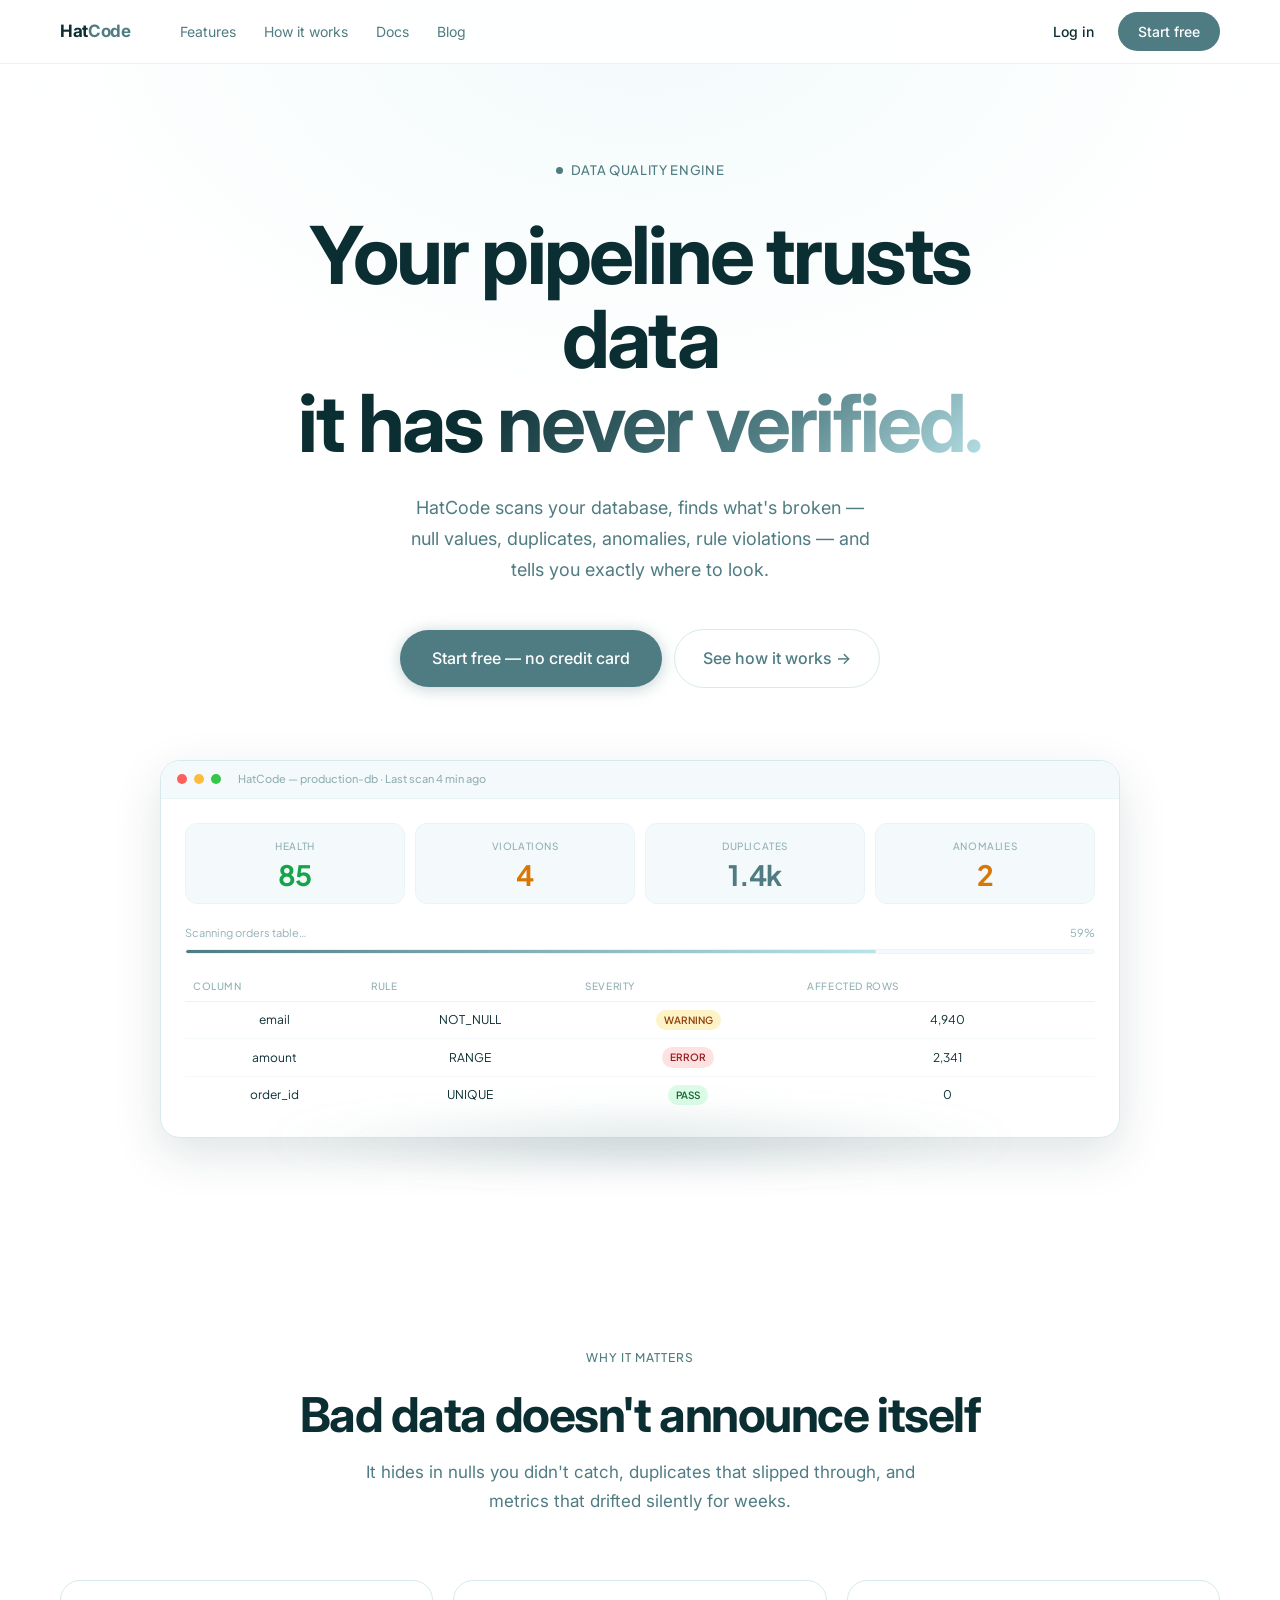
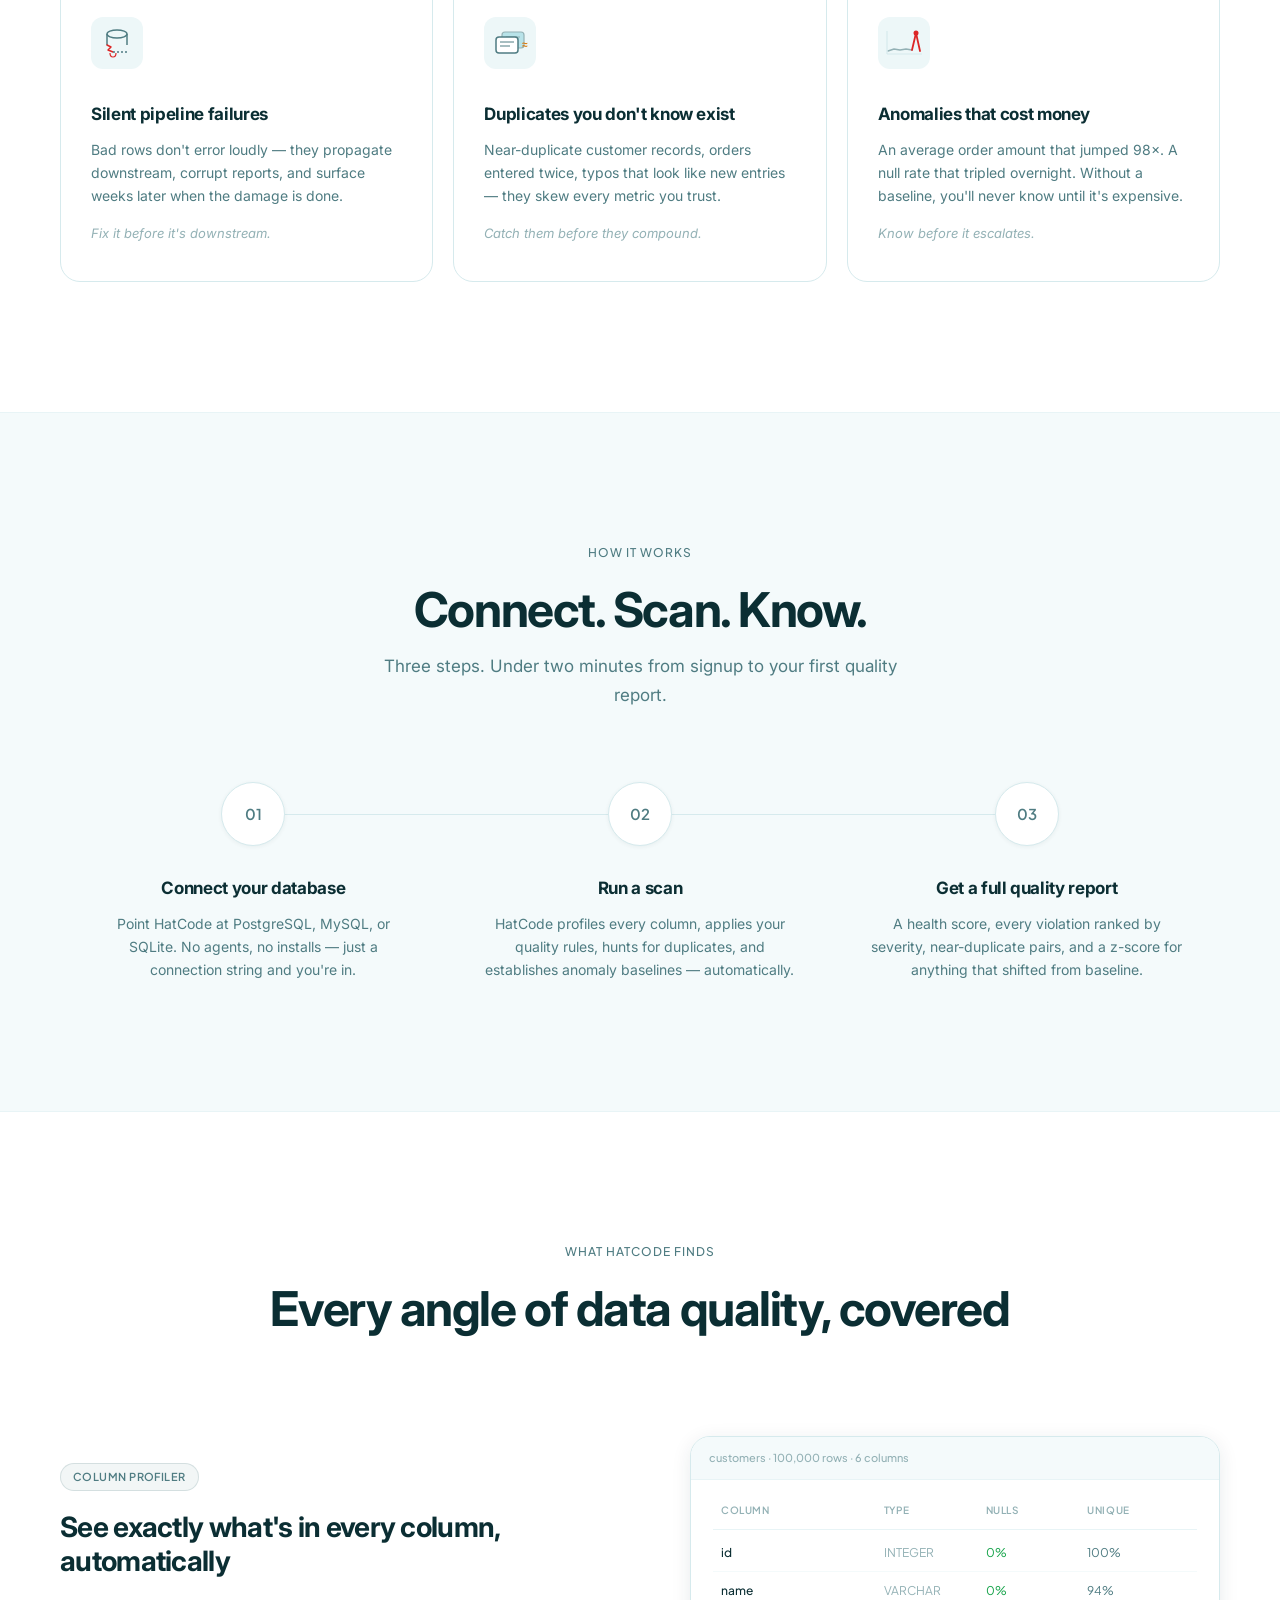
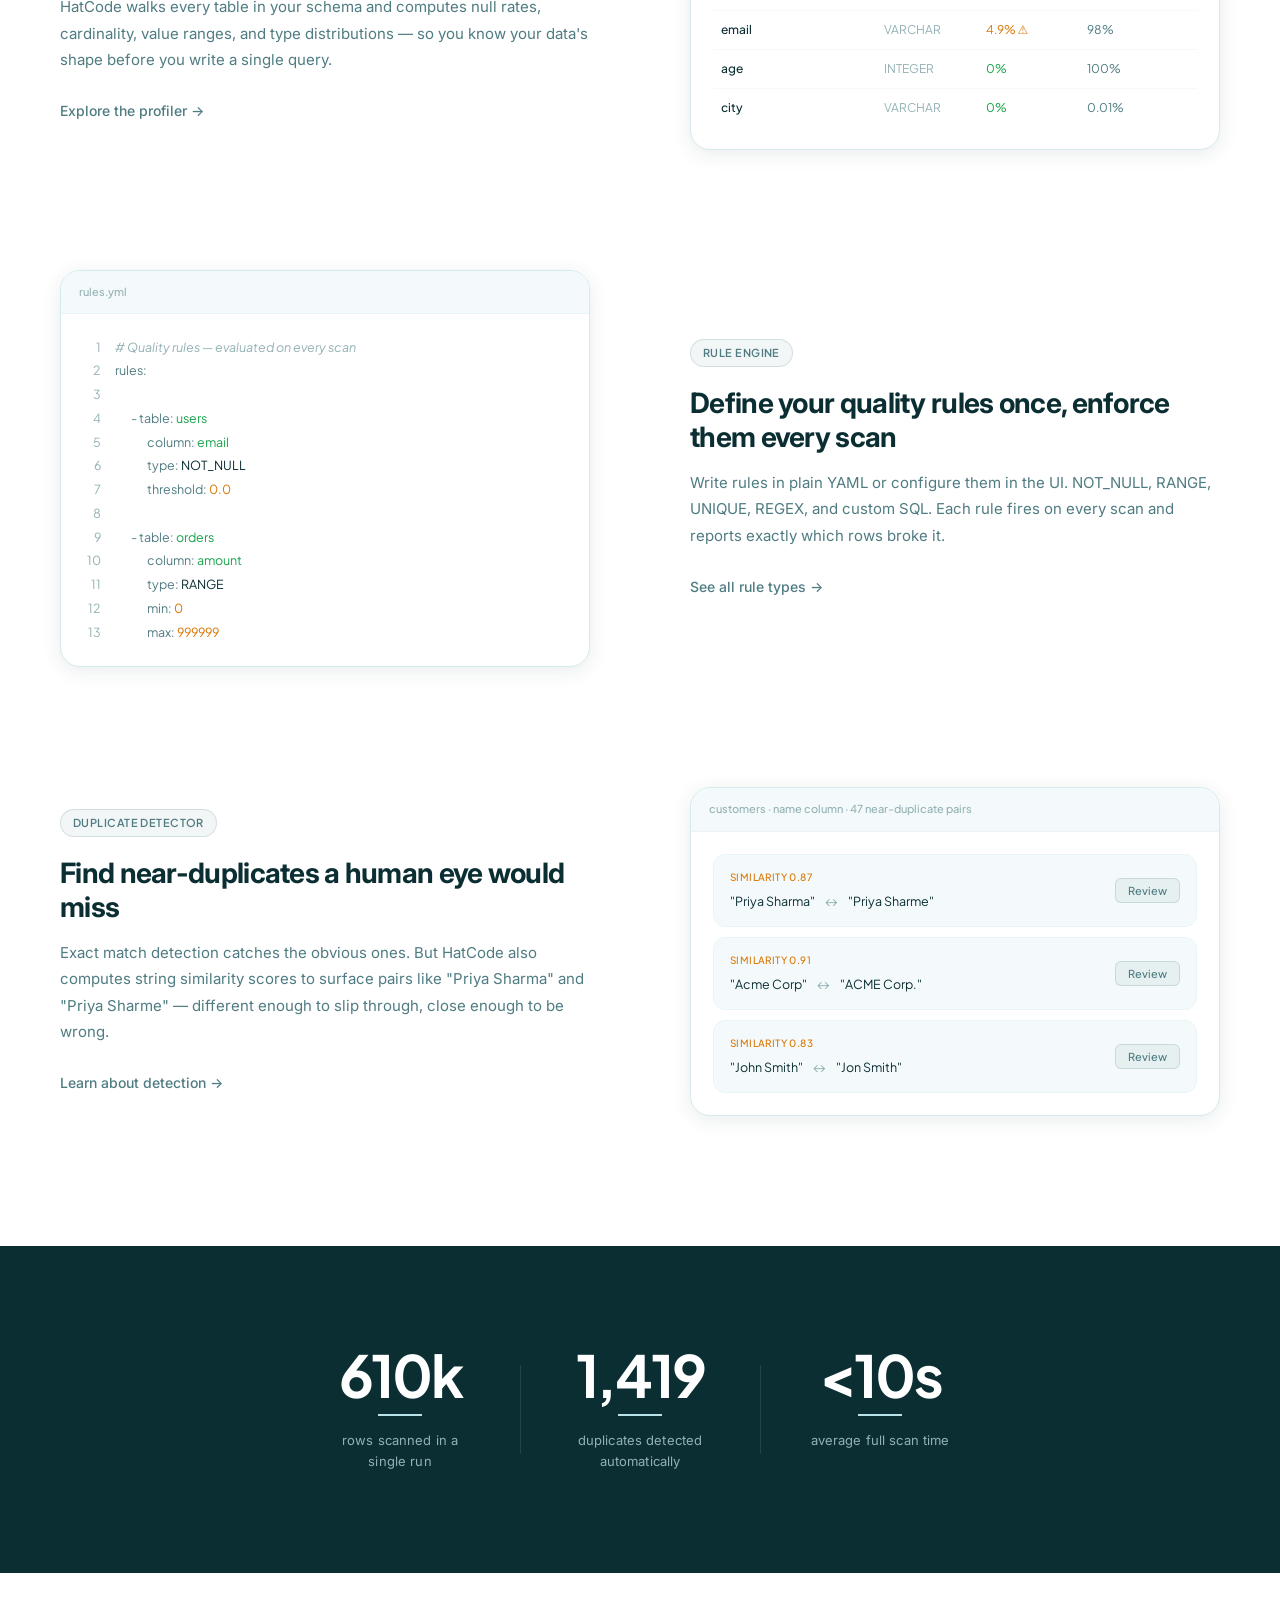
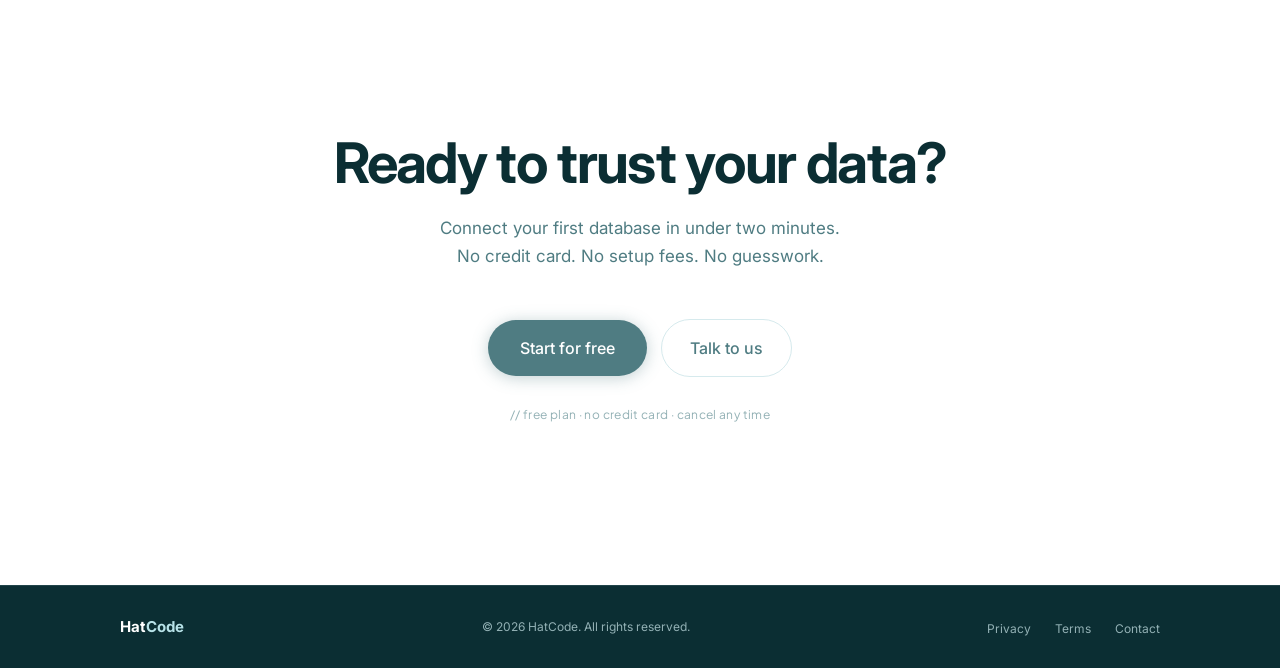
<file: index.html>
<!DOCTYPE html>
<html lang="en">
<head>
    <meta charset="UTF-8" />
    <meta name="viewport" content="width=device-width, initial-scale=1.0" />
    <title>HatCode — Know Your Data</title>

    <!-- Fonts -->
    <link rel="preconnect" href="https://fonts.googleapis.com" />
    <link rel="preconnect" href="https://fonts.gstatic.com" crossorigin />
    <link href="https://fonts.googleapis.com/css2?family=Inter:wght@300;400;500;600;700&family=Plus+Jakarta+Sans:wght@400;500;600;700&display=swap" rel="stylesheet" />

    <!-- Styles -->
    <link rel="stylesheet" href="css/style.css" />
</head>
<body>

<!-- NAV -->
<header>
    <nav class="nav" aria-label="Primary navigation">
        <div class="nav-inner">
            <a class="logo" href="index.html">Hat<span>Code</span></a>
            <ul class="nav-links" role="list">
                <li><a href="#features">Features</a></li>
                <li><a href="#how">How it works</a></li>
                <li><a href="docs.html">Docs</a></li>
                <li><a href="blog.html">Blog</a></li>
            </ul>
            <div class="nav-right">
                <a href="login.html" class="btn-ghost">Log in</a>
                <a href="signup.html" class="btn-nav">Start free</a>
            </div>
        </div>
    </nav>
</header>

<!-- HERO -->
<section class="hero" aria-label="Hero">
    <div class="hero-label">
        <span class="hero-pip" aria-hidden="true"></span>
        Data Quality Engine
    </div>
    <h1 class="hero-h1">
        Your pipeline trusts data<br/>
        it has <span class="gradient-heading">never verified.</span>
    </h1>
    <p class="hero-sub">
        HatCode scans your database, finds what's broken —
        null values, duplicates, anomalies, rule violations —
        and tells you exactly where to look.
    </p>
    <div class="hero-ctas">
        <a href="signup.html" class="btn-cta-primary">Start free — no credit card</a>
        <a href="#how" class="btn-cta-secondary">See how it works →</a>
    </div>

    <!-- Live dashboard card -->
    <div class="hero-card-wrap" aria-hidden="true">
        <div class="hero-card">
            <div class="card-titlebar">
                <div class="tbar-dot"></div>
                <div class="tbar-dot"></div>
                <div class="tbar-dot"></div>
                <span class="tbar-title">HatCode — production-db · Last scan 4 min ago</span>
            </div>
            <div class="card-body">
                <div class="card-metrics">
                    <div class="card-metric">
                        <div class="cm-label">Health</div>
                        <div class="cm-val green" id="hc">0</div>
                    </div>
                    <div class="card-metric">
                        <div class="cm-label">Violations</div>
                        <div class="cm-val amber">4</div>
                    </div>
                    <div class="card-metric">
                        <div class="cm-label">Duplicates</div>
                        <div class="cm-val teal">1.4k</div>
                    </div>
                    <div class="card-metric">
                        <div class="cm-label">Anomalies</div>
                        <div class="cm-val amber">2</div>
                    </div>
                </div>
                <div class="card-scan">
                    <div class="scan-row">
                        <span>Scanning orders table…</span>
                        <span id="spct">0%</span>
                    </div>
                    <div class="scan-track">
                        <div class="scan-fill" id="sbar"></div>
                    </div>
                </div>
                <table class="card-table">
                    <thead>
                    <tr>
                        <th>Column</th>
                        <th>Rule</th>
                        <th>Severity</th>
                        <th>Affected rows</th>
                    </tr>
                    </thead>
                    <tbody>
                    <tr>
                        <td>email</td>
                        <td>NOT_NULL</td>
                        <td><span class="pill pill-warn">WARNING</span></td>
                        <td>4,940</td>
                    </tr>
                    <tr>
                        <td>amount</td>
                        <td>RANGE</td>
                        <td><span class="pill pill-err">ERROR</span></td>
                        <td>2,341</td>
                    </tr>
                    <tr>
                        <td>order_id</td>
                        <td>UNIQUE</td>
                        <td><span class="pill pill-ok">PASS</span></td>
                        <td>0</td>
                    </tr>
                    </tbody>
                </table>
            </div>
        </div>
    </div>
</section>

<!-- PROBLEM -->
<section class="s-problem" id="features" aria-labelledby="prob-h">
    <div class="wrap-md">
        <div class="section-eyebrow">Why it matters</div>
        <h2 class="section-h2" id="prob-h">Bad data doesn't announce itself</h2>
        <p class="section-lead center">
            It hides in nulls you didn't catch, duplicates that slipped through,
            and metrics that drifted silently for weeks.
        </p>
    </div>
    <div class="wrap">
        <div class="problem-cards">

            <div class="prob-card appear">
                <svg class="prob-icon" viewBox="0 0 52 52" fill="none" xmlns="http://www.w3.org/2000/svg" aria-hidden="true">
                    <rect width="52" height="52" rx="12" fill="#EDF7F8"/>
                    <ellipse cx="26" cy="17" rx="10" ry="4" stroke="#4F7C82" stroke-width="1.5" fill="none"/>
                    <line x1="16" y1="17" x2="16" y2="28" stroke="#4F7C82" stroke-width="1.5"/>
                    <line x1="36" y1="17" x2="36" y2="28" stroke="#4F7C82" stroke-width="1.5"/>
                    <path d="M16 28 L20 30 L17 33 L22 35" stroke="#DC2626" stroke-width="1.5" stroke-linecap="round" stroke-linejoin="round"/>
                    <path d="M22 35 L36 35" stroke="#4F7C82" stroke-width="1.5" stroke-dasharray="2 2"/>
                    <path d="M19 36 Q19 40 22 40 Q25 40 25 36" stroke="#DC2626" stroke-width="1.2" fill="none"/>
                </svg>
                <h3>Silent pipeline failures</h3>
                <p>Bad rows don't error loudly — they propagate downstream, corrupt reports, and surface weeks later when the damage is done.</p>
                <span class="prob-tagline">Fix it before it's downstream.</span>
            </div>

            <div class="prob-card appear d1">
                <svg class="prob-icon" viewBox="0 0 52 52" fill="none" xmlns="http://www.w3.org/2000/svg" aria-hidden="true">
                    <rect width="52" height="52" rx="12" fill="#EDF7F8"/>
                    <rect x="18" y="15" width="22" height="16" rx="3" fill="#B8E3E9" stroke="#93B1B5" stroke-width="1.2"/>
                    <line x1="22" y1="20" x2="36" y2="20" stroke="#93B1B5" stroke-width="1"/>
                    <line x1="22" y1="24" x2="32" y2="24" stroke="#93B1B5" stroke-width="1"/>
                    <rect x="12" y="20" width="22" height="16" rx="3" fill="#FFFFFF" stroke="#4F7C82" stroke-width="1.5"/>
                    <line x1="16" y1="25" x2="30" y2="25" stroke="#4F7C82" stroke-width="1"/>
                    <line x1="16" y1="29" x2="26" y2="29" stroke="#4F7C82" stroke-width="1"/>
                    <text x="38" y="31" font-family="monospace" font-size="10" fill="#D97706" font-weight="bold">≈</text>
                </svg>
                <h3>Duplicates you don't know exist</h3>
                <p>Near-duplicate customer records, orders entered twice, typos that look like new entries — they skew every metric you trust.</p>
                <span class="prob-tagline">Catch them before they compound.</span>
            </div>

            <div class="prob-card appear d2">
                <svg class="prob-icon" viewBox="0 0 52 52" fill="none" xmlns="http://www.w3.org/2000/svg" aria-hidden="true">
                    <rect width="52" height="52" rx="12" fill="#EDF7F8"/>
                    <polyline points="10,34 16,32 22,33 28,32 34,33" stroke="#93B1B5" stroke-width="1.4" fill="none" stroke-linecap="round" stroke-linejoin="round"/>
                    <polyline points="34,33 38,16 42,34" stroke="#DC2626" stroke-width="1.8" fill="none" stroke-linecap="round" stroke-linejoin="round"/>
                    <circle cx="38" cy="16" r="2.5" fill="#DC2626"/>
                    <line x1="9" y1="37" x2="44" y2="37" stroke="#D6EAED" stroke-width="1.2"/>
                    <line x1="9" y1="14" x2="9" y2="37" stroke="#D6EAED" stroke-width="1.2"/>
                </svg>
                <h3>Anomalies that cost money</h3>
                <p>An average order amount that jumped 98×. A null rate that tripled overnight. Without a baseline, you'll never know until it's expensive.</p>
                <span class="prob-tagline">Know before it escalates.</span>
            </div>

        </div>
    </div>
</section>

<!-- HOW IT WORKS -->
<section class="s-how" id="how" aria-labelledby="how-h">
    <div class="wrap-md">
        <div class="section-eyebrow">How it works</div>
        <h2 class="section-h2" id="how-h">Connect. Scan. Know.</h2>
        <p class="section-lead center">
            Three steps. Under two minutes from signup to your first quality report.
        </p>
    </div>
    <div class="wrap">
        <div class="how-steps">
            <div class="how-step appear">
                <div class="how-num">01</div>
                <h3>Connect your database</h3>
                <p>Point HatCode at PostgreSQL, MySQL, or SQLite. No agents, no installs — just a connection string and you're in.</p>
            </div>
            <div class="how-step appear d1">
                <div class="how-num">02</div>
                <h3>Run a scan</h3>
                <p>HatCode profiles every column, applies your quality rules, hunts for duplicates, and establishes anomaly baselines — automatically.</p>
            </div>
            <div class="how-step appear d2">
                <div class="how-num">03</div>
                <h3>Get a full quality report</h3>
                <p>A health score, every violation ranked by severity, near-duplicate pairs, and a z-score for anything that shifted from baseline.</p>
            </div>
        </div>
    </div>
</section>

<!-- FEATURES -->
<section class="s-features" aria-labelledby="feat-h">
    <div class="wrap">
        <div class="features-header">
            <div class="section-eyebrow">What HatCode finds</div>
            <h2 class="section-h2" id="feat-h">Every angle of data quality, covered</h2>
        </div>

        <!-- Feature 1 -->
        <div class="feat-row appear">
            <div class="feat-text">
                <div class="feat-tag">Column Profiler</div>
                <h3 class="feat-h3">See exactly what's in every column, automatically</h3>
                <p class="feat-p">HatCode walks every table in your schema and computes null rates, cardinality, value ranges, and type distributions — so you know your data's shape before you write a single query.</p>
                <a href="features.html" class="feat-link">Explore the profiler →</a>
            </div>
            <div class="feat-mockup">
                <div class="mockup-bar">customers · 100,000 rows · 6 columns</div>
                <div class="mockup-body">
                    <div class="prof-head">
                        <span>Column</span><span>Type</span><span>Nulls</span><span>Unique</span>
                    </div>
                    <div class="prof-row"><span class="prf-name">id</span><span class="prf-type">INTEGER</span><span class="prf-ok">0%</span><span class="prf-uni">100%</span></div>
                    <div class="prof-row"><span class="prf-name">name</span><span class="prf-type">VARCHAR</span><span class="prf-ok">0%</span><span class="prf-uni">94%</span></div>
                    <div class="prof-row"><span class="prf-name">email</span><span class="prf-type">VARCHAR</span><span class="prf-warn">4.9% ⚠</span><span class="prf-uni">98%</span></div>
                    <div class="prof-row"><span class="prf-name">age</span><span class="prf-type">INTEGER</span><span class="prf-ok">0%</span><span class="prf-uni">100%</span></div>
                    <div class="prof-row"><span class="prf-name">city</span><span class="prf-type">VARCHAR</span><span class="prf-ok">0%</span><span class="prf-uni">0.01%</span></div>
                </div>
            </div>
        </div>

        <!-- Feature 2 -->
        <div class="feat-row flip appear">
            <div class="feat-text">
                <div class="feat-tag">Rule Engine</div>
                <h3 class="feat-h3">Define your quality rules once, enforce them every scan</h3>
                <p class="feat-p">Write rules in plain YAML or configure them in the UI. NOT_NULL, RANGE, UNIQUE, REGEX, and custom SQL. Each rule fires on every scan and reports exactly which rows broke it.</p>
                <a href="features.html" class="feat-link">See all rule types →</a>
            </div>
            <div class="feat-mockup">
                <div class="mockup-bar">rules.yml</div>
                <div class="mockup-body">
                    <div class="yaml-editor">
                        <div class="yl"><span class="yn">1</span><span class="yc"># Quality rules — evaluated on every scan</span></div>
                        <div class="yl"><span class="yn">2</span><span class="yk">rules:</span></div>
                        <div class="yl"><span class="yn">3</span></div>
                        <div class="yl"><span class="yn">4</span><span class="yi"><span class="yk">- table: </span><span class="ys">users</span></span></div>
                        <div class="yl"><span class="yn">5</span><span class="yii"><span class="yk">column: </span><span class="ys">email</span></span></div>
                        <div class="yl"><span class="yn">6</span><span class="yii"><span class="yk">type: </span><span class="yv">NOT_NULL</span></span></div>
                        <div class="yl"><span class="yn">7</span><span class="yii"><span class="yk">threshold: </span><span class="ynum">0.0</span></span></div>
                        <div class="yl"><span class="yn">8</span></div>
                        <div class="yl"><span class="yn">9</span><span class="yi"><span class="yk">- table: </span><span class="ys">orders</span></span></div>
                        <div class="yl"><span class="yn">10</span><span class="yii"><span class="yk">column: </span><span class="ys">amount</span></span></div>
                        <div class="yl"><span class="yn">11</span><span class="yii"><span class="yk">type: </span><span class="yv">RANGE</span></span></div>
                        <div class="yl"><span class="yn">12</span><span class="yii"><span class="yk">min: </span><span class="ynum">0</span></span></div>
                        <div class="yl"><span class="yn">13</span><span class="yii"><span class="yk">max: </span><span class="ynum">999999</span></span></div>
                    </div>
                </div>
            </div>
        </div>

        <!-- Feature 3 -->
        <div class="feat-row appear">
            <div class="feat-text">
                <div class="feat-tag">Duplicate Detector</div>
                <h3 class="feat-h3">Find near-duplicates a human eye would miss</h3>
                <p class="feat-p">Exact match detection catches the obvious ones. But HatCode also computes string similarity scores to surface pairs like "Priya Sharma" and "Priya Sharme" — different enough to slip through, close enough to be wrong.</p>
                <a href="features.html" class="feat-link">Learn about detection →</a>
            </div>
            <div class="feat-mockup">
                <div class="mockup-bar">customers · name column · 47 near-duplicate pairs</div>
                <div class="mockup-body">
                    <div class="dup"><div><div class="dup-sim">Similarity 0.87</div><div class="dup-vals"><span>"Priya Sharma"</span><span class="dup-arr">↔</span><span>"Priya Sharme"</span></div></div><button class="dup-btn">Review</button></div>
                    <div class="dup"><div><div class="dup-sim">Similarity 0.91</div><div class="dup-vals"><span>"Acme Corp"</span><span class="dup-arr">↔</span><span>"ACME Corp."</span></div></div><button class="dup-btn">Review</button></div>
                    <div class="dup"><div><div class="dup-sim">Similarity 0.83</div><div class="dup-vals"><span>"John Smith"</span><span class="dup-arr">↔</span><span>"Jon Smith"</span></div></div><button class="dup-btn">Review</button></div>
                </div>
            </div>
        </div>

    </div>
</section>

<!-- METRICS -->
<section class="s-metrics" aria-label="Product statistics">
    <div class="met-grid">
        <div class="met-item appear">
            <div class="met-num">610k</div>
            <div class="met-line" aria-hidden="true"></div>
            <div class="met-desc">rows scanned in a single run</div>
        </div>
        <div class="met-item appear d1">
            <div class="met-num">1,419</div>
            <div class="met-line" aria-hidden="true"></div>
            <div class="met-desc">duplicates detected automatically</div>
        </div>
        <div class="met-item appear d2">
            <div class="met-num">&lt;10s</div>
            <div class="met-line" aria-hidden="true"></div>
            <div class="met-desc">average full scan time</div>
        </div>
    </div>
</section>

<!-- FINAL CTA -->
<section class="s-cta" aria-labelledby="cta-h">
    <h2 class="cta-h2" id="cta-h">Ready to trust your data?</h2>
    <p class="cta-sub">Connect your first database in under two minutes.<br/>No credit card. No setup fees. No guesswork.</p>
    <div class="cta-actions">
        <a href="signup.html" class="btn-cta-primary">Start for free</a>
        <a href="mailto:hello@hatcode.io" class="btn-cta-secondary">Talk to us</a>
    </div>
    <p class="cta-note">// free plan · no credit card · cancel any time</p>
</section>

<!-- FOOTER -->
<footer class="footer">
    <div class="footer-inner">
        <div class="footer-logo">Hat<span>Code</span></div>
        <p class="footer-copy">© 2026 HatCode. All rights reserved.</p>
        <ul class="footer-links" role="list">
            <li><a href="privacy.html">Privacy</a></li>
            <li><a href="terms.html">Terms</a></li>
            <li><a href="mailto:hello@hatcode.io">Contact</a></li>
        </ul>
    </div>
</footer>

<!-- JS -->
<script src="js/main.js"></script>

</body>
</html>
</file>
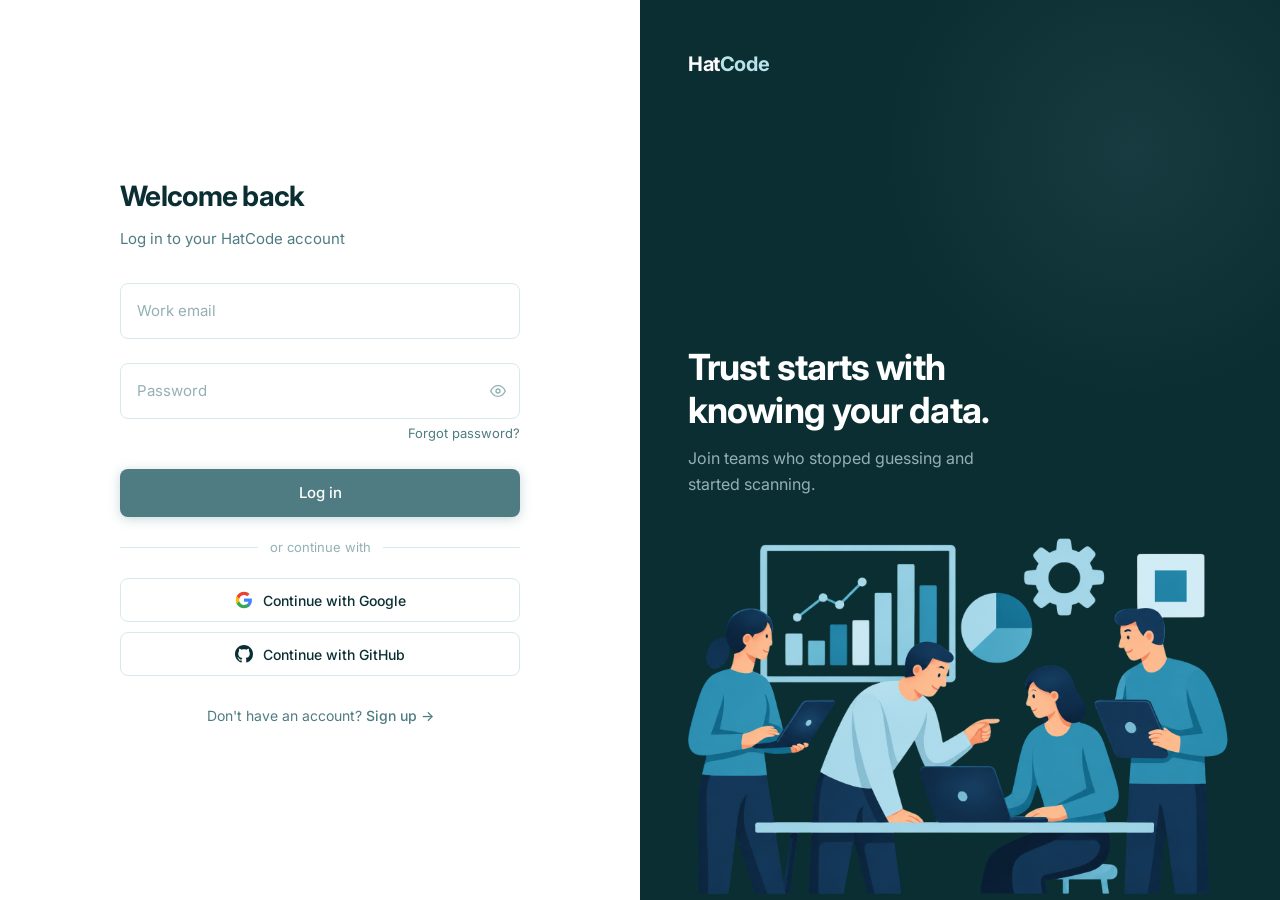
<file: login.html>
<!DOCTYPE html>
<html lang="en">
<head>
    <meta charset="UTF-8" />
    <meta name="viewport" content="width=device-width, initial-scale=1.0" />
    <title>HatCode — Log in or Sign up</title>
    <link rel="preconnect" href="https://fonts.googleapis.com" />
    <link rel="preconnect" href="https://fonts.gstatic.com" crossorigin />
    <link href="https://fonts.googleapis.com/css2?family=Inter:wght@300;400;500;600;700&family=Plus+Jakarta+Sans:wght@400;500;600;700&display=swap" rel="stylesheet" />
    <link rel="stylesheet" href="css/style.css" />
    <link rel="stylesheet" href="css/auth.css" />
</head>
<body class="auth-body">

<div class="auth-layout" id="auth-layout">

    <!-- ═══ FORM PANEL ═══════════════════════════════════════ -->
    <div class="auth-form-panel" id="form-panel">

        <!-- LOGIN FORM -->
        <div class="auth-form-wrap" id="login-wrap">
            <div class="auth-form-header">
                <h1 class="auth-heading">Welcome back</h1>
                <p class="auth-subheading">Log in to your HatCode account</p>
            </div>

            <form class="auth-form" id="login-form" novalidate>

                <div class="field-group">
                    <div class="field-float">
                        <input
                                class="field-input"
                                type="email"
                                id="login-email"
                                name="email"
                                autocomplete="email"
                                placeholder=" "
                        />
                        <label class="field-label-float" for="login-email">Work email</label>
                    </div>
                    <span class="field-error" id="login-email-error"></span>
                </div>

                <div class="field-group">
                    <div class="field-float">
                        <input
                                class="field-input"
                                type="password"
                                id="login-password"
                                name="password"
                                autocomplete="current-password"
                                placeholder=" "
                        />
                        <label class="field-label-float" for="login-password">Password</label>
                        <button type="button" class="field-toggle" id="toggle-login-pwd" aria-label="Show password">
                            <svg width="16" height="16" viewBox="0 0 24 24" fill="none" stroke="currentColor" stroke-width="2" stroke-linecap="round" stroke-linejoin="round"><path d="M1 12s4-8 11-8 11 8 11 8-4 8-11 8-11-8-11-8z"/><circle cx="12" cy="12" r="3"/></svg>
                        </button>
                    </div>
                    <div class="field-meta">
                        <span class="field-error" id="login-password-error"></span>
                        <a href="#" class="field-link">Forgot password?</a>
                    </div>
                </div>

                <button type="submit" class="auth-submit" id="login-submit">
                    <span class="submit-text">Log in</span>
                    <span class="spinner hidden" aria-hidden="true"></span>
                </button>

                <div class="auth-divider"><span>or continue with</span></div>

                <div class="oauth-buttons">
                    <button type="button" class="oauth-btn">
                        <svg width="18" height="18" viewBox="0 0 24 24"><path d="M22.56 12.25c0-.78-.07-1.53-.2-2.25H12v4.26h5.92c-.26 1.37-1.04 2.53-2.21 3.31v2.77h3.57c2.08-1.92 3.28-4.74 3.28-8.09z" fill="#4285F4"/><path d="M12 23c2.97 0 5.46-.98 7.28-2.66l-3.57-2.77c-.98.66-2.23 1.06-3.71 1.06-2.86 0-5.29-1.93-6.16-4.53H2.18v2.84C3.99 20.53 7.7 23 12 23z" fill="#34A853"/><path d="M5.84 14.09c-.22-.66-.35-1.36-.35-2.09s.13-1.43.35-2.09V7.07H2.18C1.43 8.55 1 10.22 1 12s.43 3.45 1.18 4.93l3.66-2.84z" fill="#FBBC05"/><path d="M12 5.38c1.62 0 3.06.56 4.21 1.64l3.15-3.15C17.45 2.09 14.97 1 12 1 7.7 1 3.99 3.47 2.18 7.07l3.66 2.84c.87-2.6 3.3-4.53 6.16-4.53z" fill="#EA4335"/></svg>
                        Continue with Google
                    </button>
                    <button type="button" class="oauth-btn">
                        <svg width="18" height="18" viewBox="0 0 24 24" fill="currentColor"><path d="M12 0C5.37 0 0 5.37 0 12c0 5.31 3.435 9.795 8.205 11.385.6.105.825-.255.825-.57 0-.285-.015-1.23-.015-2.235-3.015.555-3.795-.735-4.035-1.41-.135-.345-.72-1.41-1.23-1.695-.42-.225-1.02-.78-.015-.795.945-.015 1.62.87 1.845 1.23 1.08 1.815 2.805 1.305 3.495.99.105-.78.42-1.305.765-1.605-2.67-.3-5.46-1.335-5.46-5.925 0-1.305.465-2.385 1.23-3.225-.12-.3-.54-1.53.12-3.18 0 0 1.005-.315 3.3 1.23.96-.27 1.98-.405 3-.405s2.04.135 3 .405c2.295-1.56 3.3-1.23 3.3-1.23.66 1.65.24 2.88.12 3.18.765.84 1.23 1.905 1.23 3.225 0 4.605-2.805 5.625-5.475 5.925.435.375.81 1.095.81 2.22 0 1.605-.015 2.895-.015 3.3 0 .315.225.69.825.57A12.02 12.02 0 0 0 24 12c0-6.63-5.37-12-12-12z"/></svg>
                        Continue with GitHub
                    </button>
                </div>

            </form>

            <p class="auth-switch">
                Don't have an account?
                <a href="#" class="switch-link" id="go-signup">Sign up →</a>
            </p>
        </div>

        <!-- SIGNUP FORM -->
        <div class="auth-form-wrap hidden-form" id="signup-wrap">
            <div class="auth-form-header">
                <h1 class="auth-heading">Create your account</h1>
                <p class="auth-subheading">Start scanning your data in minutes</p>
            </div>

            <form class="auth-form" id="signup-form" novalidate>

                <div class="field-group">
                    <div class="field-float">
                        <input class="field-input" type="text" id="signup-name" name="name" autocomplete="name" placeholder=" " />
                        <label class="field-label-float" for="signup-name">Full name</label>
                    </div>
                    <span class="field-error" id="signup-name-error"></span>
                </div>

                <div class="field-group">
                    <div class="field-float">
                        <input class="field-input" type="email" id="signup-email" name="email" autocomplete="email" placeholder=" " />
                        <label class="field-label-float" for="signup-email">Work email</label>
                    </div>
                    <span class="field-error" id="signup-email-error"></span>
                </div>

                <div class="field-group">
                    <div class="field-float">
                        <input class="field-input" type="password" id="signup-password" name="password" autocomplete="new-password" placeholder=" " />
                        <label class="field-label-float" for="signup-password">Password</label>
                        <button type="button" class="field-toggle" id="toggle-signup-pwd" aria-label="Show password">
                            <svg width="16" height="16" viewBox="0 0 24 24" fill="none" stroke="currentColor" stroke-width="2" stroke-linecap="round" stroke-linejoin="round"><path d="M1 12s4-8 11-8 11 8 11 8-4 8-11 8-11-8-11-8z"/><circle cx="12" cy="12" r="3"/></svg>
                        </button>
                    </div>
                    <span class="field-error" id="signup-password-error"></span>
                </div>

                <div class="field-group">
                    <div class="field-float">
                        <input class="field-input" type="password" id="signup-confirm" name="confirm" autocomplete="new-password" placeholder=" " />
                        <label class="field-label-float" for="signup-confirm">Confirm password</label>
                    </div>
                    <span class="field-error" id="signup-confirm-error"></span>
                </div>

                <button type="submit" class="auth-submit" id="signup-submit">
                    <span class="submit-text">Create account</span>
                    <span class="spinner hidden" aria-hidden="true"></span>
                </button>

                <p class="auth-terms">
                    By signing up you agree to our
                    <a href="terms.html">Terms</a> and <a href="privacy.html">Privacy Policy</a>.
                </p>

            </form>

            <p class="auth-switch">
                Already have an account?
                <a href="#" class="switch-link" id="go-login">Log in →</a>
            </p>
        </div>

    </div>

    <!-- ═══ BRAND PANEL ══════════════════════════════════════ -->
    <div class="auth-brand-panel" id="brand-panel">
        <a href="index.html" class="auth-logo">Hat<span>Code</span></a>
        <div class="auth-brand-content">
            <h2 class="auth-brand-heading" id="brand-heading">
                Trust starts with<br/>knowing your data.
            </h2>
            <p class="auth-brand-sub" id="brand-sub">
                Join teams who stopped guessing and started scanning.
            </p>
            <img
                    src="team-illustration.png"
                    alt="Team collaborating on data"
                    class="auth-illustration"
                    id="brand-illustration"
            />
        </div>
    </div>

</div>

<script src="js/auth.js"></script>
</body>
</html>
</file>
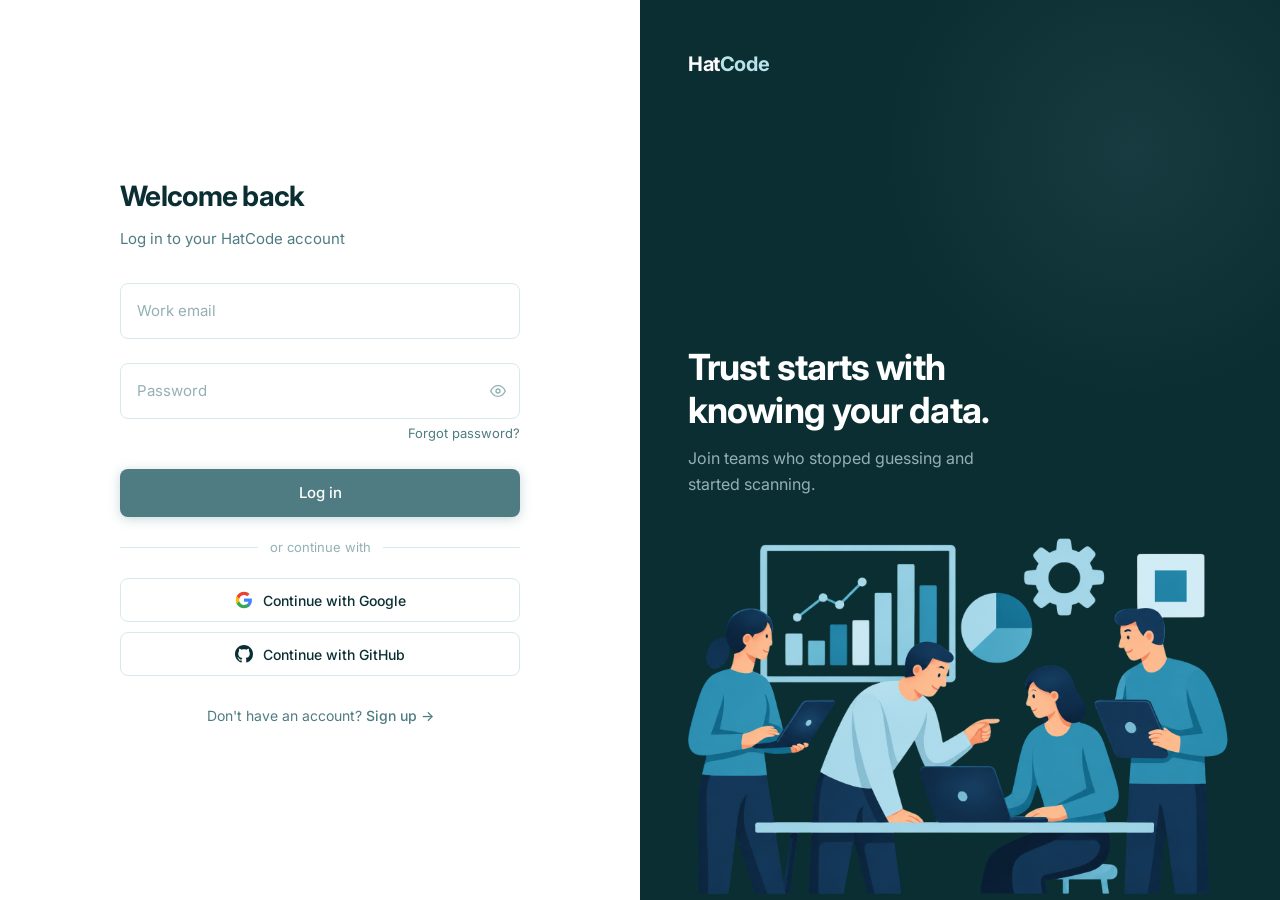
<file: app/connections.html>
<!DOCTYPE html>
<html lang="en">
<head>
    <meta charset="UTF-8" />
    <meta name="viewport" content="width=device-width, initial-scale=1.0" />
    <title>Connections — HatCode</title>
    <link rel="preconnect" href="https://fonts.googleapis.com" />
    <link rel="preconnect" href="https://fonts.gstatic.com" crossorigin />
    <link href="https://fonts.googleapis.com/css2?family=Inter:wght@300;400;500;600;700&family=Plus+Jakarta+Sans:wght@400;500;600;700&display=swap" rel="stylesheet" />
    <link rel="stylesheet" href="../css/style.css" />
    <link rel="stylesheet" href="../css/app.css" />
    <link rel="stylesheet" href="../css/config.css" />
</head>
<body class="app-body">

<aside class="sidebar" id="sidebar">
    <div class="sidebar-top">
        <a href="../index.html" class="sidebar-logo">Hat<span>Code</span></a>
        <button class="sidebar-collapse" id="sidebar-toggle" aria-label="Collapse sidebar">
            <svg width="16" height="16" viewBox="0 0 24 24" fill="none" stroke="currentColor" stroke-width="2" stroke-linecap="round" stroke-linejoin="round"><path d="M15 18l-6-6 6-6"/></svg>
        </button>
    </div>
    <div class="sidebar-db">
        <div class="sidebar-db-dot active"></div>
        <span class="sidebar-db-name">production-db</span>
        <svg class="sidebar-db-arrow" width="12" height="12" viewBox="0 0 24 24" fill="none" stroke="currentColor" stroke-width="2"><path d="M6 9l6 6 6-6"/></svg>
    </div>
    <nav class="sidebar-nav">
        <div class="nav-section">
            <div class="nav-section-label">Overview</div>
            <a href="dashboard.html" class="nav-item">
                <svg width="16" height="16" viewBox="0 0 24 24" fill="none" stroke="currentColor" stroke-width="2" stroke-linecap="round" stroke-linejoin="round"><rect x="3" y="3" width="7" height="7"/><rect x="14" y="3" width="7" height="7"/><rect x="14" y="14" width="7" height="7"/><rect x="3" y="14" width="7" height="7"/></svg>
                <span>Dashboard</span>
            </a>
            <a href="scan.html" class="nav-item">
                <svg width="16" height="16" viewBox="0 0 24 24" fill="none" stroke="currentColor" stroke-width="2" stroke-linecap="round" stroke-linejoin="round"><circle cx="11" cy="11" r="8"/><path d="M21 21l-4.35-4.35"/></svg>
                <span>Scan</span>
            </a>
        </div>
        <div class="nav-section">
            <div class="nav-section-label">Analysis</div>
            <a href="tables.html" class="nav-item">
                <svg width="16" height="16" viewBox="0 0 24 24" fill="none" stroke="currentColor" stroke-width="2" stroke-linecap="round" stroke-linejoin="round"><path d="M3 3h18v18H3zM3 9h18M3 15h18M9 3v18"/></svg>
                <span>Tables</span>
            </a>
            <a href="violations.html" class="nav-item">
                <svg width="16" height="16" viewBox="0 0 24 24" fill="none" stroke="currentColor" stroke-width="2" stroke-linecap="round" stroke-linejoin="round"><path d="M10.29 3.86L1.82 18a2 2 0 0 0 1.71 3h16.94a2 2 0 0 0 1.71-3L13.71 3.86a2 2 0 0 0-3.42 0z"/><line x1="12" y1="9" x2="12" y2="13"/><line x1="12" y1="17" x2="12.01" y2="17"/></svg>
                <span>Violations</span>
            </a>
            <a href="duplicates.html" class="nav-item">
                <svg width="16" height="16" viewBox="0 0 24 24" fill="none" stroke="currentColor" stroke-width="2" stroke-linecap="round" stroke-linejoin="round"><rect x="8" y="8" width="13" height="13" rx="2"/><path d="M5 15H4a2 2 0 0 1-2-2V4a2 2 0 0 1 2-2h9a2 2 0 0 1 2 2v1"/></svg>
                <span>Duplicates</span>
            </a>
            <a href="anomalies.html" class="nav-item">
                <svg width="16" height="16" viewBox="0 0 24 24" fill="none" stroke="currentColor" stroke-width="2" stroke-linecap="round" stroke-linejoin="round"><polyline points="22 12 18 12 15 21 9 3 6 12 2 12"/></svg>
                <span>Anomalies</span>
            </a>
        </div>
        <div class="nav-section">
            <div class="nav-section-label">Configuration</div>
            <a href="rules.html" class="nav-item">
                <svg width="16" height="16" viewBox="0 0 24 24" fill="none" stroke="currentColor" stroke-width="2" stroke-linecap="round" stroke-linejoin="round"><path d="M14 2H6a2 2 0 0 0-2 2v16a2 2 0 0 0 2 2h12a2 2 0 0 0 2-2V8z"/><polyline points="14 2 14 8 20 8"/><line x1="16" y1="13" x2="8" y2="13"/><line x1="16" y1="17" x2="8" y2="17"/></svg>
                <span>Rules</span>
            </a>
            <a href="connections.html" class="nav-item active">
                <svg width="16" height="16" viewBox="0 0 24 24" fill="none" stroke="currentColor" stroke-width="2" stroke-linecap="round" stroke-linejoin="round"><path d="M18 13v6a2 2 0 0 1-2 2H5a2 2 0 0 1-2-2V8a2 2 0 0 1 2-2h6"/><polyline points="15 3 21 3 21 9"/><line x1="10" y1="14" x2="21" y2="3"/></svg>
                <span>Connections</span>
            </a>
        </div>
        <div class="nav-section">
            <div class="nav-section-label">History</div>
            <a href="history.html" class="nav-item">
                <svg width="16" height="16" viewBox="0 0 24 24" fill="none" stroke="currentColor" stroke-width="2" stroke-linecap="round" stroke-linejoin="round"><circle cx="12" cy="12" r="10"/><polyline points="12 6 12 12 16 14"/></svg>
                <span>Scan History</span>
            </a>
            <a href="reports.html" class="nav-item">
                <svg width="16" height="16" viewBox="0 0 24 24" fill="none" stroke="currentColor" stroke-width="2" stroke-linecap="round" stroke-linejoin="round"><path d="M21 15v4a2 2 0 0 1-2 2H5a2 2 0 0 1-2-2v-4"/><polyline points="7 10 12 15 17 10"/><line x1="12" y1="15" x2="12" y2="3"/></svg>
                <span>Reports</span>
            </a>
        </div>
    </nav>
    <div class="sidebar-bottom"></div>
</aside>

<div class="app-main" id="app-main">
    <header class="topbar">
        <div class="topbar-left"><h1 class="topbar-title">Connections</h1></div>
        <div class="topbar-right">
            <button class="btn-run-scan" id="btn-add-connection">
                <svg width="14" height="14" viewBox="0 0 24 24" fill="none" stroke="currentColor" stroke-width="2.5" stroke-linecap="round" stroke-linejoin="round"><line x1="12" y1="5" x2="12" y2="19"/><line x1="5" y1="12" x2="19" y2="12"/></svg>
                Add connection
            </button>
            <button class="topbar-icon-btn" aria-label="Notifications">
                <svg width="16" height="16" viewBox="0 0 24 24" fill="none" stroke="currentColor" stroke-width="2" stroke-linecap="round" stroke-linejoin="round"><path d="M18 8A6 6 0 0 0 6 8c0 7-3 9-3 9h18s-3-2-3-9"/><path d="M13.73 21a2 2 0 0 1-3.46 0"/></svg>
            </button>
            <div class="topbar-avatar">SC</div>
        </div>
    </header>

    <main class="app-content">

        <div class="connections-grid" id="connections-grid">
            <!-- Filled by JS -->
        </div>

    </main>
</div>

<!-- ADD CONNECTION MODAL -->
<div class="modal-overlay" id="add-conn-modal">
    <div class="modal-box">

        <div class="modal-header">
            <h2 class="modal-title">Add a new connection</h2>
            <button class="modal-close" id="modal-close">
                <svg width="18" height="18" viewBox="0 0 24 24" fill="none" stroke="currentColor" stroke-width="2"><line x1="18" y1="6" x2="6" y2="18"/><line x1="6" y1="6" x2="18" y2="18"/></svg>
            </button>
        </div>

        <!-- Step indicator -->
        <div class="step-indicator">
            <div class="step-item active" id="step-1-ind">
                <div class="step-num">1</div>
                <span>Choose database</span>
            </div>
            <div class="step-line"></div>
            <div class="step-item" id="step-2-ind">
                <div class="step-num">2</div>
                <span>Configure</span>
            </div>
            <div class="step-line"></div>
            <div class="step-item" id="step-3-ind">
                <div class="step-num">3</div>
                <span>Test & save</span>
            </div>
        </div>

        <!-- Step 1: Choose DB -->
        <div class="modal-step active" id="step-1">
            <div class="db-type-grid">
                <label class="db-type-card selected" data-db="postgresql">
                    <input type="radio" name="dbtype" value="postgresql" checked hidden />
                    <div class="db-type-icon">🐘</div>
                    <span>PostgreSQL</span>
                </label>
                <label class="db-type-card" data-db="mysql">
                    <input type="radio" name="dbtype" value="mysql" hidden />
                    <div class="db-type-icon">🐬</div>
                    <span>MySQL</span>
                </label>
                <label class="db-type-card" data-db="sqlite">
                    <input type="radio" name="dbtype" value="sqlite" hidden />
                    <div class="db-type-icon">📦</div>
                    <span>SQLite</span>
                </label>
                <label class="db-type-card" data-db="oracle">
                    <input type="radio" name="dbtype" value="oracle" hidden />
                    <div class="db-type-icon">🔶</div>
                    <span>Oracle</span>
                </label>
                <label class="db-type-card" data-db="sqlserver">
                    <input type="radio" name="dbtype" value="sqlserver" hidden />
                    <div class="db-type-icon">🪟</div>
                    <span>SQL Server</span>
                </label>
                <label class="db-type-card" data-db="mariadb">
                    <input type="radio" name="dbtype" value="mariadb" hidden />
                    <div class="db-type-icon">🦭</div>
                    <span>MariaDB</span>
                </label>
            </div>
            <div class="modal-footer">
                <button class="btn-modal-next" id="step1-next">Continue →</button>
            </div>
        </div>

        <!-- Step 2: Configure -->
        <div class="modal-step" id="step-2">
            <div class="modal-form">
                <div class="rf-group">
                    <label class="rf-label">Connection name</label>
                    <input class="rf-input" type="text" placeholder="e.g. Staging Database" />
                </div>
                <div class="modal-form-row">
                    <div class="rf-group" style="flex:2">
                        <label class="rf-label">Host / IP address</label>
                        <input class="rf-input" type="text" placeholder="db.example.com" />
                    </div>
                    <div class="rf-group" style="flex:1">
                        <label class="rf-label">Port</label>
                        <input class="rf-input" type="text" placeholder="5432" />
                    </div>
                </div>
                <div class="rf-group">
                    <label class="rf-label">Database name</label>
                    <input class="rf-input" type="text" placeholder="my_database" />
                </div>
                <div class="modal-form-row">
                    <div class="rf-group">
                        <label class="rf-label">Username</label>
                        <input class="rf-input" type="text" placeholder="db_user" />
                    </div>
                    <div class="rf-group">
                        <label class="rf-label">Password</label>
                        <input class="rf-input" type="password" placeholder="••••••••" />
                    </div>
                </div>
                <div class="modal-form-row">
                    <div class="rf-group">
                        <label class="rf-label">Schema (optional)</label>
                        <input class="rf-input" type="text" placeholder="public" />
                    </div>
                    <div class="rf-group toggle-group">
                        <label class="rf-label">SSL</label>
                        <button class="toggle-switch" id="ssl-toggle"></button>
                    </div>
                </div>
            </div>
            <div class="modal-footer">
                <button class="btn-modal-back" id="step2-back">← Back</button>
                <button class="btn-modal-next" id="step2-next">Continue →</button>
            </div>
        </div>

        <!-- Step 3: Test & save -->
        <div class="modal-step" id="step-3">
            <div class="test-conn-area" id="test-conn-area">
                <div class="test-conn-prompt">
                    <svg width="40" height="40" viewBox="0 0 24 24" fill="none" stroke="currentColor" stroke-width="1.5" stroke-linecap="round" stroke-linejoin="round"><path d="M18 13v6a2 2 0 0 1-2 2H5a2 2 0 0 1-2-2V8a2 2 0 0 1 2-2h6"/><polyline points="15 3 21 3 21 9"/><line x1="10" y1="14" x2="21" y2="3"/></svg>
                    <p>Ready to test the connection</p>
                    <button class="btn-test-conn" id="btn-test-conn">Test connection</button>
                </div>
            </div>
            <div class="modal-footer">
                <button class="btn-modal-back" id="step3-back">← Back</button>
                <button class="btn-modal-save hidden" id="btn-save-conn">Save connection</button>
            </div>
        </div>

    </div>
</div>

<script src="../js/app.js"></script>
<script src="../js/connections.js"></script>
</body>
</html>
</file>
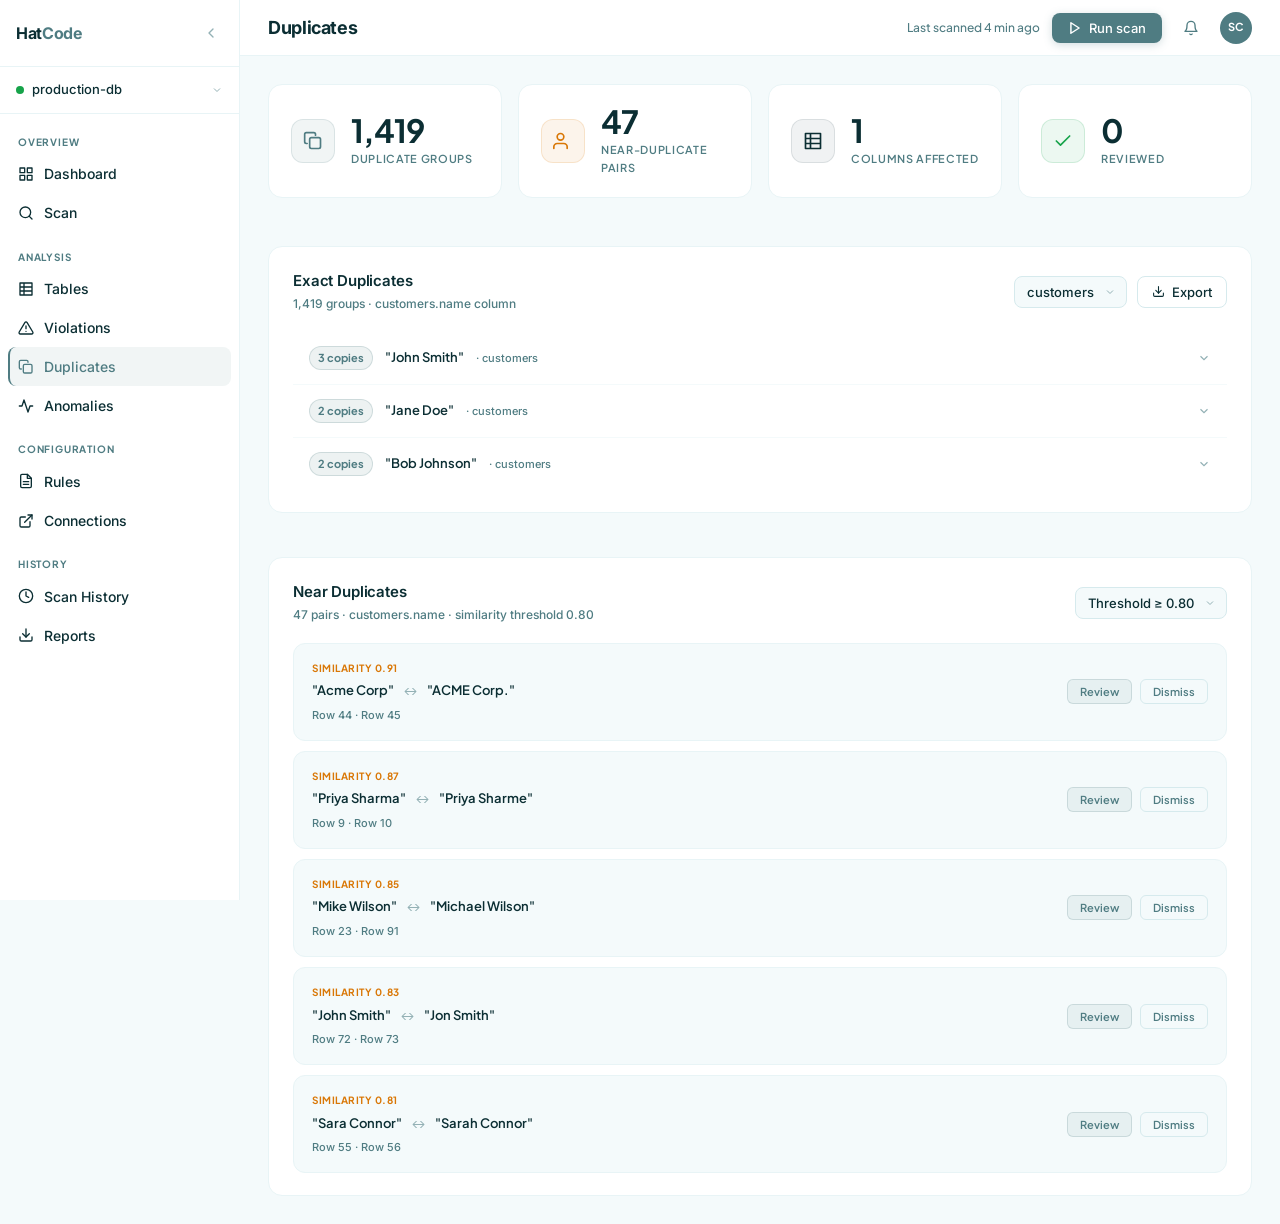
<file: app/duplicates.html>
<!DOCTYPE html>
<html lang="en">
<head>
    <meta charset="UTF-8" />
    <meta name="viewport" content="width=device-width, initial-scale=1.0" />
    <title>Duplicates — HatCode</title>
    <link rel="preconnect" href="https://fonts.googleapis.com" />
    <link rel="preconnect" href="https://fonts.gstatic.com" crossorigin />
    <link href="https://fonts.googleapis.com/css2?family=Inter:wght@300;400;500;600;700&family=Plus+Jakarta+Sans:wght@400;500;600;700&display=swap" rel="stylesheet" />
    <link rel="stylesheet" href="../css/style.css" />
    <link rel="stylesheet" href="../css/app.css" />
    <link rel="stylesheet" href="../css/analysis.css" />
</head>
<body class="app-body">

<aside class="sidebar" id="sidebar">
    <div class="sidebar-top">
        <a href="../index.html" class="sidebar-logo">Hat<span>Code</span></a>
        <button class="sidebar-collapse" id="sidebar-toggle" aria-label="Collapse sidebar">
            <svg width="16" height="16" viewBox="0 0 24 24" fill="none" stroke="currentColor" stroke-width="2" stroke-linecap="round" stroke-linejoin="round"><path d="M15 18l-6-6 6-6"/></svg>
        </button>
    </div>
    <div class="sidebar-db">
        <div class="sidebar-db-dot active"></div>
        <span class="sidebar-db-name">production-db</span>
        <svg class="sidebar-db-arrow" width="12" height="12" viewBox="0 0 24 24" fill="none" stroke="currentColor" stroke-width="2"><path d="M6 9l6 6 6-6"/></svg>
    </div>
    <nav class="sidebar-nav">
        <div class="nav-section">
            <div class="nav-section-label">Overview</div>
            <a href="dashboard.html" class="nav-item">
                <svg width="16" height="16" viewBox="0 0 24 24" fill="none" stroke="currentColor" stroke-width="2" stroke-linecap="round" stroke-linejoin="round"><rect x="3" y="3" width="7" height="7"/><rect x="14" y="3" width="7" height="7"/><rect x="14" y="14" width="7" height="7"/><rect x="3" y="14" width="7" height="7"/></svg>
                <span>Dashboard</span>
            </a>
            <a href="scan.html" class="nav-item">
                <svg width="16" height="16" viewBox="0 0 24 24" fill="none" stroke="currentColor" stroke-width="2" stroke-linecap="round" stroke-linejoin="round"><circle cx="11" cy="11" r="8"/><path d="M21 21l-4.35-4.35"/></svg>
                <span>Scan</span>
            </a>
        </div>
        <div class="nav-section">
            <div class="nav-section-label">Analysis</div>
            <a href="tables.html" class="nav-item">
                <svg width="16" height="16" viewBox="0 0 24 24" fill="none" stroke="currentColor" stroke-width="2" stroke-linecap="round" stroke-linejoin="round"><path d="M3 3h18v18H3zM3 9h18M3 15h18M9 3v18"/></svg>
                <span>Tables</span>
            </a>
            <a href="violations.html" class="nav-item">
                <svg width="16" height="16" viewBox="0 0 24 24" fill="none" stroke="currentColor" stroke-width="2" stroke-linecap="round" stroke-linejoin="round"><path d="M10.29 3.86L1.82 18a2 2 0 0 0 1.71 3h16.94a2 2 0 0 0 1.71-3L13.71 3.86a2 2 0 0 0-3.42 0z"/><line x1="12" y1="9" x2="12" y2="13"/><line x1="12" y1="17" x2="12.01" y2="17"/></svg>
                <span>Violations</span>
            </a>
            <a href="duplicates.html" class="nav-item active">
                <svg width="16" height="16" viewBox="0 0 24 24" fill="none" stroke="currentColor" stroke-width="2" stroke-linecap="round" stroke-linejoin="round"><rect x="8" y="8" width="13" height="13" rx="2"/><path d="M5 15H4a2 2 0 0 1-2-2V4a2 2 0 0 1 2-2h9a2 2 0 0 1 2 2v1"/></svg>
                <span>Duplicates</span>
            </a>
            <a href="anomalies.html" class="nav-item">
                <svg width="16" height="16" viewBox="0 0 24 24" fill="none" stroke="currentColor" stroke-width="2" stroke-linecap="round" stroke-linejoin="round"><polyline points="22 12 18 12 15 21 9 3 6 12 2 12"/></svg>
                <span>Anomalies</span>
            </a>
        </div>
        <div class="nav-section">
            <div class="nav-section-label">Configuration</div>
            <a href="rules.html" class="nav-item">
                <svg width="16" height="16" viewBox="0 0 24 24" fill="none" stroke="currentColor" stroke-width="2" stroke-linecap="round" stroke-linejoin="round"><path d="M14 2H6a2 2 0 0 0-2 2v16a2 2 0 0 0 2 2h12a2 2 0 0 0 2-2V8z"/><polyline points="14 2 14 8 20 8"/><line x1="16" y1="13" x2="8" y2="13"/><line x1="16" y1="17" x2="8" y2="17"/></svg>
                <span>Rules</span>
            </a>
            <a href="connections.html" class="nav-item">
                <svg width="16" height="16" viewBox="0 0 24 24" fill="none" stroke="currentColor" stroke-width="2" stroke-linecap="round" stroke-linejoin="round"><path d="M18 13v6a2 2 0 0 1-2 2H5a2 2 0 0 1-2-2V8a2 2 0 0 1 2-2h6"/><polyline points="15 3 21 3 21 9"/><line x1="10" y1="14" x2="21" y2="3"/></svg>
                <span>Connections</span>
            </a>
        </div>
        <div class="nav-section">
            <div class="nav-section-label">History</div>
            <a href="history.html" class="nav-item">
                <svg width="16" height="16" viewBox="0 0 24 24" fill="none" stroke="currentColor" stroke-width="2" stroke-linecap="round" stroke-linejoin="round"><circle cx="12" cy="12" r="10"/><polyline points="12 6 12 12 16 14"/></svg>
                <span>Scan History</span>
            </a>
            <a href="reports.html" class="nav-item">
                <svg width="16" height="16" viewBox="0 0 24 24" fill="none" stroke="currentColor" stroke-width="2" stroke-linecap="round" stroke-linejoin="round"><path d="M21 15v4a2 2 0 0 1-2 2H5a2 2 0 0 1-2-2v-4"/><polyline points="7 10 12 15 17 10"/><line x1="12" y1="15" x2="12" y2="3"/></svg>
                <span>Reports</span>
            </a>
        </div>
    </nav>
    <div class="sidebar-bottom"></div>
</aside>

<div class="app-main" id="app-main">
    <header class="topbar">
        <div class="topbar-left">
            <h1 class="topbar-title">Duplicates</h1>
        </div>
        <div class="topbar-right">
            <span class="topbar-scan-time">Last scanned 4 min ago</span>
            <button class="btn-run-scan" onclick="location.href='scan.html'">
                <svg width="14" height="14" viewBox="0 0 24 24" fill="none" stroke="currentColor" stroke-width="2.5" stroke-linecap="round" stroke-linejoin="round"><polygon points="5 3 19 12 5 21 5 3"/></svg>
                Run scan
            </button>
            <button class="topbar-icon-btn" aria-label="Notifications">
                <svg width="16" height="16" viewBox="0 0 24 24" fill="none" stroke="currentColor" stroke-width="2" stroke-linecap="round" stroke-linejoin="round"><path d="M18 8A6 6 0 0 0 6 8c0 7-3 9-3 9h18s-3-2-3-9"/><path d="M13.73 21a2 2 0 0 1-3.46 0"/></svg>
            </button>
            <div class="topbar-avatar">SC</div>
        </div>
    </header>

    <main class="app-content">

        <!-- Summary -->
        <div class="analysis-summary">
            <div class="as-card teal">
                <div class="as-icon">
                    <svg width="20" height="20" viewBox="0 0 24 24" fill="none" stroke="currentColor" stroke-width="2" stroke-linecap="round" stroke-linejoin="round"><rect x="8" y="8" width="13" height="13" rx="2"/><path d="M5 15H4a2 2 0 0 1-2-2V4a2 2 0 0 1 2-2h9a2 2 0 0 1 2 2v1"/></svg>
                </div>
                <div>
                    <div class="as-val">1,419</div>
                    <div class="as-label">Duplicate groups</div>
                </div>
            </div>
            <div class="as-card amber">
                <div class="as-icon">
                    <svg width="20" height="20" viewBox="0 0 24 24" fill="none" stroke="currentColor" stroke-width="2" stroke-linecap="round" stroke-linejoin="round"><path d="M17 21v-2a4 4 0 0 0-4-4H5a4 4 0 0 0-4 4v2"/><circle cx="9" cy="7" r="4"/></svg>
                </div>
                <div>
                    <div class="as-val">47</div>
                    <div class="as-label">Near-duplicate pairs</div>
                </div>
            </div>
            <div class="as-card deep">
                <div class="as-icon">
                    <svg width="20" height="20" viewBox="0 0 24 24" fill="none" stroke="currentColor" stroke-width="2" stroke-linecap="round" stroke-linejoin="round"><path d="M3 3h18v18H3zM3 9h18M3 15h18M9 3v18"/></svg>
                </div>
                <div>
                    <div class="as-val">1</div>
                    <div class="as-label">Columns affected</div>
                </div>
            </div>
            <div class="as-card green">
                <div class="as-icon">
                    <svg width="20" height="20" viewBox="0 0 24 24" fill="none" stroke="currentColor" stroke-width="2" stroke-linecap="round" stroke-linejoin="round"><polyline points="20 6 9 17 4 12"/></svg>
                </div>
                <div>
                    <div class="as-val">0</div>
                    <div class="as-label">Reviewed</div>
                </div>
            </div>
        </div>

        <!-- Exact duplicates -->
        <div class="dash-card" style="margin-bottom: 20px">
            <div class="dash-card-header">
                <div>
                    <h2 class="dash-card-title">Exact Duplicates</h2>
                    <p class="dash-card-sub">1,419 groups · customers.name column</p>
                </div>
                <div class="filter-row">
                    <select class="filter-select" id="dup-table-filter">
                        <option value="customers">customers</option>
                        <option value="orders">orders</option>
                        <option value="products">products</option>
                    </select>
                    <button class="btn-export">
                        <svg width="13" height="13" viewBox="0 0 24 24" fill="none" stroke="currentColor" stroke-width="2" stroke-linecap="round" stroke-linejoin="round"><path d="M21 15v4a2 2 0 0 1-2 2H5a2 2 0 0 1-2-2v-4"/><polyline points="7 10 12 15 17 10"/><line x1="12" y1="15" x2="12" y2="3"/></svg>
                        Export
                    </button>
                </div>
            </div>
            <div id="exact-dups-list"></div>
        </div>

        <!-- Near duplicates -->
        <div class="dash-card">
            <div class="dash-card-header">
                <div>
                    <h2 class="dash-card-title">Near Duplicates</h2>
                    <p class="dash-card-sub">47 pairs · customers.name · similarity threshold 0.80</p>
                </div>
                <div class="filter-row">
                    <select class="filter-select" id="sim-threshold">
                        <option value="0.80">Threshold ≥ 0.80</option>
                        <option value="0.85">Threshold ≥ 0.85</option>
                        <option value="0.90">Threshold ≥ 0.90</option>
                    </select>
                </div>
            </div>
            <div id="near-dups-list"></div>
        </div>

    </main>
</div>

<script src="../js/app.js"></script>
<script src="../js/analysis.js"></script>
<script src="../js/duplicates.js"></script>
</body>
</html>
</file>
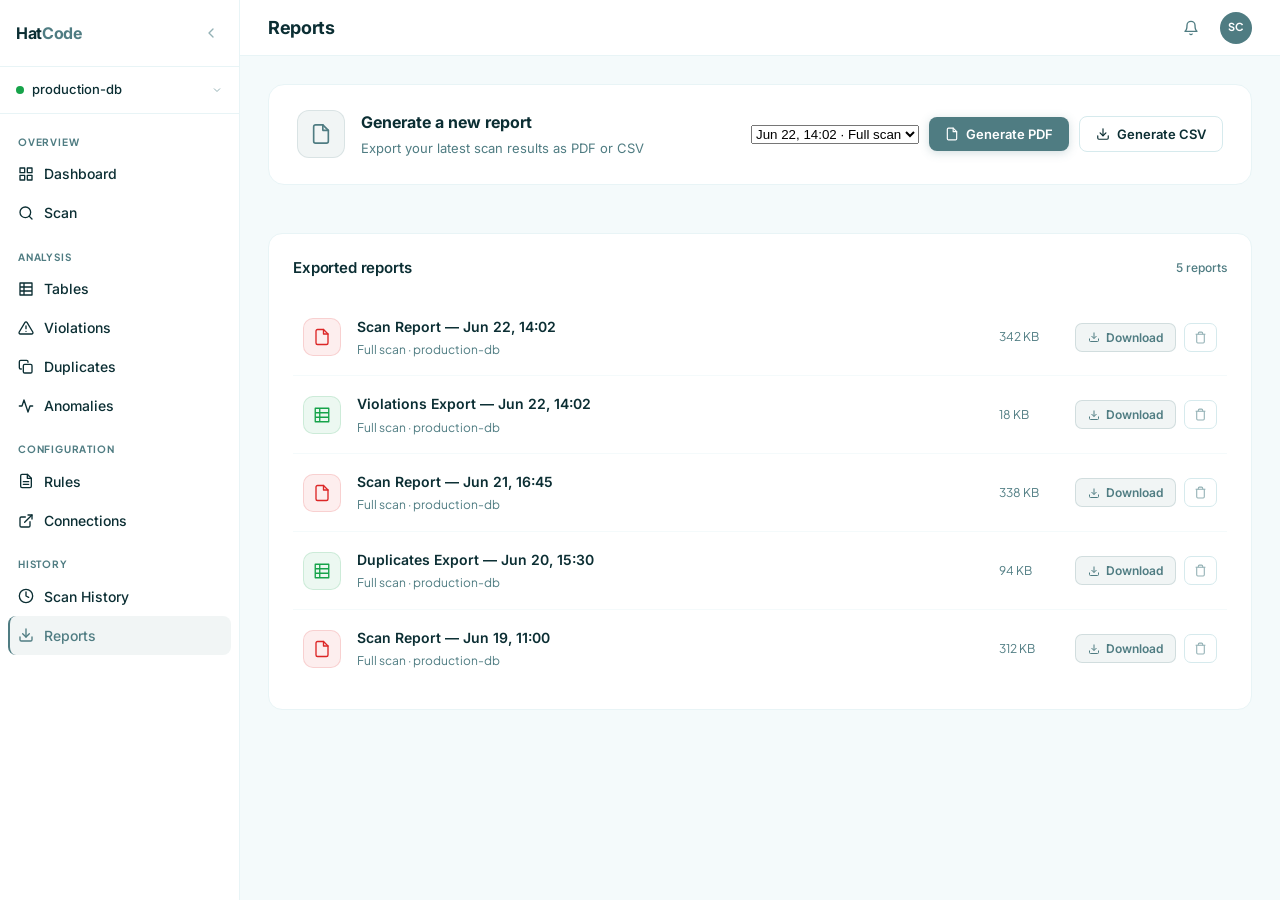
<file: app/reports.html>
<!DOCTYPE html>
<html lang="en">
<head>
    <meta charset="UTF-8" />
    <meta name="viewport" content="width=device-width, initial-scale=1.0" />
    <title>Reports — HatCode</title>
    <link rel="preconnect" href="https://fonts.googleapis.com" />
    <link rel="preconnect" href="https://fonts.gstatic.com" crossorigin />
    <link href="https://fonts.googleapis.com/css2?family=Inter:wght@300;400;500;600;700&family=Plus+Jakarta+Sans:wght@400;500;600;700&display=swap" rel="stylesheet" />
    <link rel="stylesheet" href="../css/style.css" />
    <link rel="stylesheet" href="../css/app.css" />
    <link rel="stylesheet" href="../css/reports.css" />
</head>
<body class="app-body">

<aside class="sidebar" id="sidebar">
    <div class="sidebar-top">
        <a href="../index.html" class="sidebar-logo">Hat<span>Code</span></a>
        <button class="sidebar-collapse" id="sidebar-toggle" aria-label="Collapse sidebar">
            <svg width="16" height="16" viewBox="0 0 24 24" fill="none" stroke="currentColor" stroke-width="2" stroke-linecap="round" stroke-linejoin="round"><path d="M15 18l-6-6 6-6"/></svg>
        </button>
    </div>
    <div class="sidebar-db">
        <div class="sidebar-db-dot active"></div>
        <span class="sidebar-db-name">production-db</span>
        <svg class="sidebar-db-arrow" width="12" height="12" viewBox="0 0 24 24" fill="none" stroke="currentColor" stroke-width="2"><path d="M6 9l6 6 6-6"/></svg>
    </div>
    <nav class="sidebar-nav">
        <div class="nav-section">
            <div class="nav-section-label">Overview</div>
            <a href="dashboard.html" class="nav-item">
                <svg width="16" height="16" viewBox="0 0 24 24" fill="none" stroke="currentColor" stroke-width="2" stroke-linecap="round" stroke-linejoin="round"><rect x="3" y="3" width="7" height="7"/><rect x="14" y="3" width="7" height="7"/><rect x="14" y="14" width="7" height="7"/><rect x="3" y="14" width="7" height="7"/></svg>
                <span>Dashboard</span>
            </a>
            <a href="scan.html" class="nav-item">
                <svg width="16" height="16" viewBox="0 0 24 24" fill="none" stroke="currentColor" stroke-width="2" stroke-linecap="round" stroke-linejoin="round"><circle cx="11" cy="11" r="8"/><path d="M21 21l-4.35-4.35"/></svg>
                <span>Scan</span>
            </a>
        </div>
        <div class="nav-section">
            <div class="nav-section-label">Analysis</div>
            <a href="tables.html" class="nav-item">
                <svg width="16" height="16" viewBox="0 0 24 24" fill="none" stroke="currentColor" stroke-width="2" stroke-linecap="round" stroke-linejoin="round"><path d="M3 3h18v18H3zM3 9h18M3 15h18M9 3v18"/></svg>
                <span>Tables</span>
            </a>
            <a href="violations.html" class="nav-item">
                <svg width="16" height="16" viewBox="0 0 24 24" fill="none" stroke="currentColor" stroke-width="2" stroke-linecap="round" stroke-linejoin="round"><path d="M10.29 3.86L1.82 18a2 2 0 0 0 1.71 3h16.94a2 2 0 0 0 1.71-3L13.71 3.86a2 2 0 0 0-3.42 0z"/><line x1="12" y1="9" x2="12" y2="13"/><line x1="12" y1="17" x2="12.01" y2="17"/></svg>
                <span>Violations</span>
            </a>
            <a href="duplicates.html" class="nav-item">
                <svg width="16" height="16" viewBox="0 0 24 24" fill="none" stroke="currentColor" stroke-width="2" stroke-linecap="round" stroke-linejoin="round"><rect x="8" y="8" width="13" height="13" rx="2"/><path d="M5 15H4a2 2 0 0 1-2-2V4a2 2 0 0 1 2-2h9a2 2 0 0 1 2 2v1"/></svg>
                <span>Duplicates</span>
            </a>
            <a href="anomalies.html" class="nav-item">
                <svg width="16" height="16" viewBox="0 0 24 24" fill="none" stroke="currentColor" stroke-width="2" stroke-linecap="round" stroke-linejoin="round"><polyline points="22 12 18 12 15 21 9 3 6 12 2 12"/></svg>
                <span>Anomalies</span>
            </a>
        </div>
        <div class="nav-section">
            <div class="nav-section-label">Configuration</div>
            <a href="rules.html" class="nav-item">
                <svg width="16" height="16" viewBox="0 0 24 24" fill="none" stroke="currentColor" stroke-width="2" stroke-linecap="round" stroke-linejoin="round"><path d="M14 2H6a2 2 0 0 0-2 2v16a2 2 0 0 0 2 2h12a2 2 0 0 0 2-2V8z"/><polyline points="14 2 14 8 20 8"/><line x1="16" y1="13" x2="8" y2="13"/><line x1="16" y1="17" x2="8" y2="17"/></svg>
                <span>Rules</span>
            </a>
            <a href="connections.html" class="nav-item">
                <svg width="16" height="16" viewBox="0 0 24 24" fill="none" stroke="currentColor" stroke-width="2" stroke-linecap="round" stroke-linejoin="round"><path d="M18 13v6a2 2 0 0 1-2 2H5a2 2 0 0 1-2-2V8a2 2 0 0 1 2-2h6"/><polyline points="15 3 21 3 21 9"/><line x1="10" y1="14" x2="21" y2="3"/></svg>
                <span>Connections</span>
            </a>
        </div>
        <div class="nav-section">
            <div class="nav-section-label">History</div>
            <a href="history.html" class="nav-item">
                <svg width="16" height="16" viewBox="0 0 24 24" fill="none" stroke="currentColor" stroke-width="2" stroke-linecap="round" stroke-linejoin="round"><circle cx="12" cy="12" r="10"/><polyline points="12 6 12 12 16 14"/></svg>
                <span>Scan History</span>
            </a>
            <a href="reports.html" class="nav-item active">
                <svg width="16" height="16" viewBox="0 0 24 24" fill="none" stroke="currentColor" stroke-width="2" stroke-linecap="round" stroke-linejoin="round"><path d="M21 15v4a2 2 0 0 1-2 2H5a2 2 0 0 1-2-2v-4"/><polyline points="7 10 12 15 17 10"/><line x1="12" y1="15" x2="12" y2="3"/></svg>
                <span>Reports</span>
            </a>
        </div>
    </nav>
    <div class="sidebar-bottom"></div>
</aside>

<div class="app-main" id="app-main">
    <header class="topbar">
        <div class="topbar-left"><h1 class="topbar-title">Reports</h1></div>
        <div class="topbar-right">
            <button class="topbar-icon-btn" aria-label="Notifications">
                <svg width="16" height="16" viewBox="0 0 24 24" fill="none" stroke="currentColor" stroke-width="2" stroke-linecap="round" stroke-linejoin="round"><path d="M18 8A6 6 0 0 0 6 8c0 7-3 9-3 9h18s-3-2-3-9"/><path d="M13.73 21a2 2 0 0 1-3.46 0"/></svg>
            </button>
            <div class="topbar-avatar">SC</div>
        </div>
    </header>

    <main class="app-content">

        <!-- Generate new report -->
        <div class="report-generate-card">
            <div class="rg-left">
                <div class="rg-icon">
                    <svg width="22" height="22" viewBox="0 0 24 24" fill="none" stroke="currentColor" stroke-width="1.8" stroke-linecap="round" stroke-linejoin="round"><path d="M14 2H6a2 2 0 0 0-2 2v16a2 2 0 0 0 2 2h12a2 2 0 0 0 2-2V8z"/><polyline points="14 2 14 8 20 8"/></svg>
                </div>
                <div>
                    <h2 class="rg-title">Generate a new report</h2>
                    <p class="rg-sub">Export your latest scan results as PDF or CSV</p>
                </div>
            </div>
            <div class="rg-actions">
                <select class="filter-select" id="report-scan-select">
                    <option>Jun 22, 14:02 · Full scan</option>
                    <option>Jun 21, 16:45 · Full scan</option>
                    <option>Jun 20, 15:30 · Full scan</option>
                </select>
                <button class="btn-generate-pdf" id="btn-gen-pdf">
                    <svg width="14" height="14" viewBox="0 0 24 24" fill="none" stroke="currentColor" stroke-width="2" stroke-linecap="round" stroke-linejoin="round"><path d="M14 2H6a2 2 0 0 0-2 2v16a2 2 0 0 0 2 2h12a2 2 0 0 0 2-2V8z"/><polyline points="14 2 14 8 20 8"/></svg>
                    Generate PDF
                </button>
                <button class="btn-generate-csv" id="btn-gen-csv">
                    <svg width="14" height="14" viewBox="0 0 24 24" fill="none" stroke="currentColor" stroke-width="2" stroke-linecap="round" stroke-linejoin="round"><path d="M21 15v4a2 2 0 0 1-2 2H5a2 2 0 0 1-2-2v-4"/><polyline points="7 10 12 15 17 10"/><line x1="12" y1="15" x2="12" y2="3"/></svg>
                    Generate CSV
                </button>
            </div>
        </div>

        <!-- Reports list -->
        <div class="dash-card">
            <div class="dash-card-header">
                <h2 class="dash-card-title">Exported reports</h2>
                <span class="dash-card-sub" id="reports-count">5 reports</span>
            </div>

            <div class="reports-list" id="reports-list"></div>
        </div>

    </main>
</div>

<script src="../js/app.js"></script>
<script src="../js/reports.js"></script>
</body>
</html>
</file>
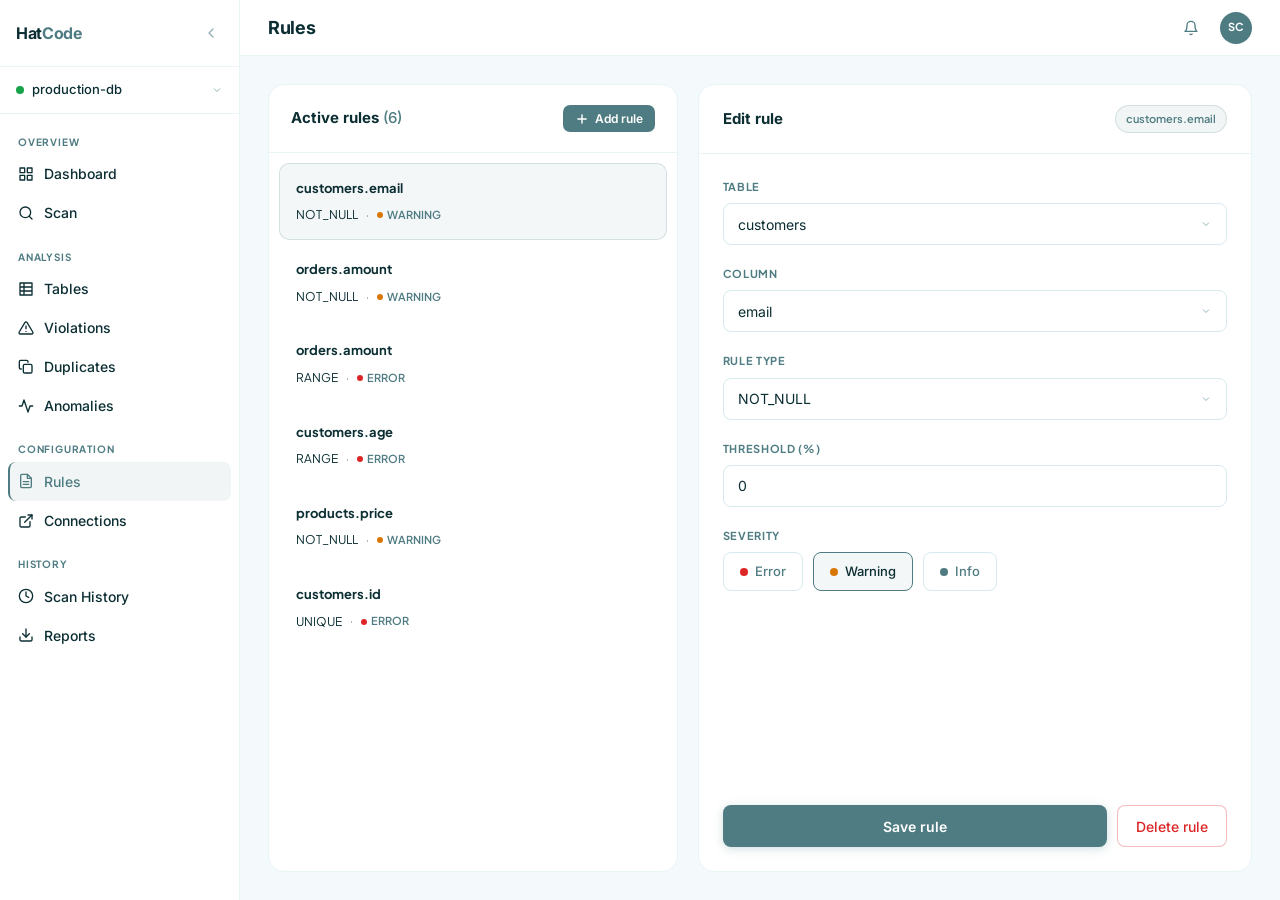
<file: app/rules.html>
<!DOCTYPE html>
<html lang="en">
<head>
    <meta charset="UTF-8" />
    <meta name="viewport" content="width=device-width, initial-scale=1.0" />
    <title>Rules — HatCode</title>
    <link rel="preconnect" href="https://fonts.googleapis.com" />
    <link rel="preconnect" href="https://fonts.gstatic.com" crossorigin />
    <link href="https://fonts.googleapis.com/css2?family=Inter:wght@300;400;500;600;700&family=Plus+Jakarta+Sans:wght@400;500;600;700&display=swap" rel="stylesheet" />
    <link rel="stylesheet" href="../css/style.css" />
    <link rel="stylesheet" href="../css/app.css" />
    <link rel="stylesheet" href="../css/config.css" />
</head>
<body class="app-body">

<aside class="sidebar" id="sidebar">
    <div class="sidebar-top">
        <a href="../index.html" class="sidebar-logo">Hat<span>Code</span></a>
        <button class="sidebar-collapse" id="sidebar-toggle" aria-label="Collapse sidebar">
            <svg width="16" height="16" viewBox="0 0 24 24" fill="none" stroke="currentColor" stroke-width="2" stroke-linecap="round" stroke-linejoin="round"><path d="M15 18l-6-6 6-6"/></svg>
        </button>
    </div>
    <div class="sidebar-db">
        <div class="sidebar-db-dot active"></div>
        <span class="sidebar-db-name">production-db</span>
        <svg class="sidebar-db-arrow" width="12" height="12" viewBox="0 0 24 24" fill="none" stroke="currentColor" stroke-width="2"><path d="M6 9l6 6 6-6"/></svg>
    </div>
    <nav class="sidebar-nav">
        <div class="nav-section">
            <div class="nav-section-label">Overview</div>
            <a href="dashboard.html" class="nav-item">
                <svg width="16" height="16" viewBox="0 0 24 24" fill="none" stroke="currentColor" stroke-width="2" stroke-linecap="round" stroke-linejoin="round"><rect x="3" y="3" width="7" height="7"/><rect x="14" y="3" width="7" height="7"/><rect x="14" y="14" width="7" height="7"/><rect x="3" y="14" width="7" height="7"/></svg>
                <span>Dashboard</span>
            </a>
            <a href="scan.html" class="nav-item">
                <svg width="16" height="16" viewBox="0 0 24 24" fill="none" stroke="currentColor" stroke-width="2" stroke-linecap="round" stroke-linejoin="round"><circle cx="11" cy="11" r="8"/><path d="M21 21l-4.35-4.35"/></svg>
                <span>Scan</span>
            </a>
        </div>
        <div class="nav-section">
            <div class="nav-section-label">Analysis</div>
            <a href="tables.html" class="nav-item">
                <svg width="16" height="16" viewBox="0 0 24 24" fill="none" stroke="currentColor" stroke-width="2" stroke-linecap="round" stroke-linejoin="round"><path d="M3 3h18v18H3zM3 9h18M3 15h18M9 3v18"/></svg>
                <span>Tables</span>
            </a>
            <a href="violations.html" class="nav-item">
                <svg width="16" height="16" viewBox="0 0 24 24" fill="none" stroke="currentColor" stroke-width="2" stroke-linecap="round" stroke-linejoin="round"><path d="M10.29 3.86L1.82 18a2 2 0 0 0 1.71 3h16.94a2 2 0 0 0 1.71-3L13.71 3.86a2 2 0 0 0-3.42 0z"/><line x1="12" y1="9" x2="12" y2="13"/><line x1="12" y1="17" x2="12.01" y2="17"/></svg>
                <span>Violations</span>
            </a>
            <a href="duplicates.html" class="nav-item">
                <svg width="16" height="16" viewBox="0 0 24 24" fill="none" stroke="currentColor" stroke-width="2" stroke-linecap="round" stroke-linejoin="round"><rect x="8" y="8" width="13" height="13" rx="2"/><path d="M5 15H4a2 2 0 0 1-2-2V4a2 2 0 0 1 2-2h9a2 2 0 0 1 2 2v1"/></svg>
                <span>Duplicates</span>
            </a>
            <a href="anomalies.html" class="nav-item">
                <svg width="16" height="16" viewBox="0 0 24 24" fill="none" stroke="currentColor" stroke-width="2" stroke-linecap="round" stroke-linejoin="round"><polyline points="22 12 18 12 15 21 9 3 6 12 2 12"/></svg>
                <span>Anomalies</span>
            </a>
        </div>
        <div class="nav-section">
            <div class="nav-section-label">Configuration</div>
            <a href="rules.html" class="nav-item active">
                <svg width="16" height="16" viewBox="0 0 24 24" fill="none" stroke="currentColor" stroke-width="2" stroke-linecap="round" stroke-linejoin="round"><path d="M14 2H6a2 2 0 0 0-2 2v16a2 2 0 0 0 2 2h12a2 2 0 0 0 2-2V8z"/><polyline points="14 2 14 8 20 8"/><line x1="16" y1="13" x2="8" y2="13"/><line x1="16" y1="17" x2="8" y2="17"/></svg>
                <span>Rules</span>
            </a>
            <a href="connections.html" class="nav-item">
                <svg width="16" height="16" viewBox="0 0 24 24" fill="none" stroke="currentColor" stroke-width="2" stroke-linecap="round" stroke-linejoin="round"><path d="M18 13v6a2 2 0 0 1-2 2H5a2 2 0 0 1-2-2V8a2 2 0 0 1 2-2h6"/><polyline points="15 3 21 3 21 9"/><line x1="10" y1="14" x2="21" y2="3"/></svg>
                <span>Connections</span>
            </a>
        </div>
        <div class="nav-section">
            <div class="nav-section-label">History</div>
            <a href="history.html" class="nav-item">
                <svg width="16" height="16" viewBox="0 0 24 24" fill="none" stroke="currentColor" stroke-width="2" stroke-linecap="round" stroke-linejoin="round"><circle cx="12" cy="12" r="10"/><polyline points="12 6 12 12 16 14"/></svg>
                <span>Scan History</span>
            </a>
            <a href="reports.html" class="nav-item">
                <svg width="16" height="16" viewBox="0 0 24 24" fill="none" stroke="currentColor" stroke-width="2" stroke-linecap="round" stroke-linejoin="round"><path d="M21 15v4a2 2 0 0 1-2 2H5a2 2 0 0 1-2-2v-4"/><polyline points="7 10 12 15 17 10"/><line x1="12" y1="15" x2="12" y2="3"/></svg>
                <span>Reports</span>
            </a>
        </div>
    </nav>
    <div class="sidebar-bottom"></div>
</aside>

<div class="app-main" id="app-main">
    <header class="topbar">
        <div class="topbar-left"><h1 class="topbar-title">Rules</h1></div>
        <div class="topbar-right">
            <button class="topbar-icon-btn" aria-label="Notifications">
                <svg width="16" height="16" viewBox="0 0 24 24" fill="none" stroke="currentColor" stroke-width="2" stroke-linecap="round" stroke-linejoin="round"><path d="M18 8A6 6 0 0 0 6 8c0 7-3 9-3 9h18s-3-2-3-9"/><path d="M13.73 21a2 2 0 0 1-3.46 0"/></svg>
            </button>
            <div class="topbar-avatar">SC</div>
        </div>
    </header>

    <main class="app-content">

        <div class="rules-layout">

            <!-- LEFT: Rule list -->
            <div class="rules-list-panel">
                <div class="rules-list-header">
                    <h2 class="rules-list-title">Active rules <span id="rules-count-badge">(6)</span></h2>
                    <button class="btn-add-rule" id="btn-add-rule">
                        <svg width="14" height="14" viewBox="0 0 24 24" fill="none" stroke="currentColor" stroke-width="2.5" stroke-linecap="round" stroke-linejoin="round"><line x1="12" y1="5" x2="12" y2="19"/><line x1="5" y1="12" x2="19" y2="12"/></svg>
                        Add rule
                    </button>
                </div>
                <div class="rules-list" id="rules-list"></div>
            </div>

            <!-- RIGHT: Editor -->
            <div class="rule-editor-panel">
                <div class="rule-editor-header">
                    <h2 class="rule-editor-title" id="editor-title">Edit rule</h2>
                    <span class="rule-editor-badge" id="editor-badge">customers.email</span>
                </div>

                <div class="rule-form">
                    <div class="rf-group">
                        <label class="rf-label">Table</label>
                        <select class="rf-select" id="rf-table">
                            <option value="customers">customers</option>
                            <option value="orders">orders</option>
                            <option value="products">products</option>
                        </select>
                    </div>

                    <div class="rf-group">
                        <label class="rf-label">Column</label>
                        <select class="rf-select" id="rf-column">
                            <option value="email">email</option>
                            <option value="name">name</option>
                            <option value="age">age</option>
                        </select>
                    </div>

                    <div class="rf-group">
                        <label class="rf-label">Rule type</label>
                        <select class="rf-select" id="rf-type">
                            <option value="NOT_NULL">NOT_NULL</option>
                            <option value="UNIQUE">UNIQUE</option>
                            <option value="RANGE">RANGE</option>
                            <option value="REGEX">REGEX</option>
                            <option value="FOREIGN_KEY">FOREIGN_KEY</option>
                            <option value="CUSTOM_SQL">CUSTOM_SQL</option>
                            <option value="ROW_COUNT_MIN">ROW_COUNT_MIN</option>
                        </select>
                    </div>

                    <div class="rf-group" id="rf-threshold-group">
                        <label class="rf-label">Threshold (%)</label>
                        <input class="rf-input" type="number" id="rf-threshold" value="0.0" step="0.1" min="0" max="100" />
                    </div>

                    <div class="rf-group" id="rf-range-group" style="display:none">
                        <label class="rf-label">Range</label>
                        <div class="rf-range-row">
                            <input class="rf-input" type="number" id="rf-min" placeholder="Min" />
                            <span class="rf-range-sep">to</span>
                            <input class="rf-input" type="number" id="rf-max" placeholder="Max" />
                        </div>
                    </div>

                    <div class="rf-group">
                        <label class="rf-label">Severity</label>
                        <div class="rf-severity-options">
                            <label class="rf-sev-opt">
                                <input type="radio" name="severity" value="error" hidden />
                                <span class="rf-sev-dot error"></span> Error
                            </label>
                            <label class="rf-sev-opt selected">
                                <input type="radio" name="severity" value="warning" checked hidden />
                                <span class="rf-sev-dot warning"></span> Warning
                            </label>
                            <label class="rf-sev-opt">
                                <input type="radio" name="severity" value="info" hidden />
                                <span class="rf-sev-dot info"></span> Info
                            </label>
                        </div>
                    </div>

                    <div class="rf-actions">
                        <button class="btn-save-rule" id="btn-save-rule">Save rule</button>
                        <button class="btn-delete-rule" id="btn-delete-rule">Delete rule</button>
                    </div>
                </div>
            </div>

        </div>

    </main>
</div>

<script src="../js/app.js"></script>
<script src="../js/rules.js"></script>
</body>
</html>
</file>
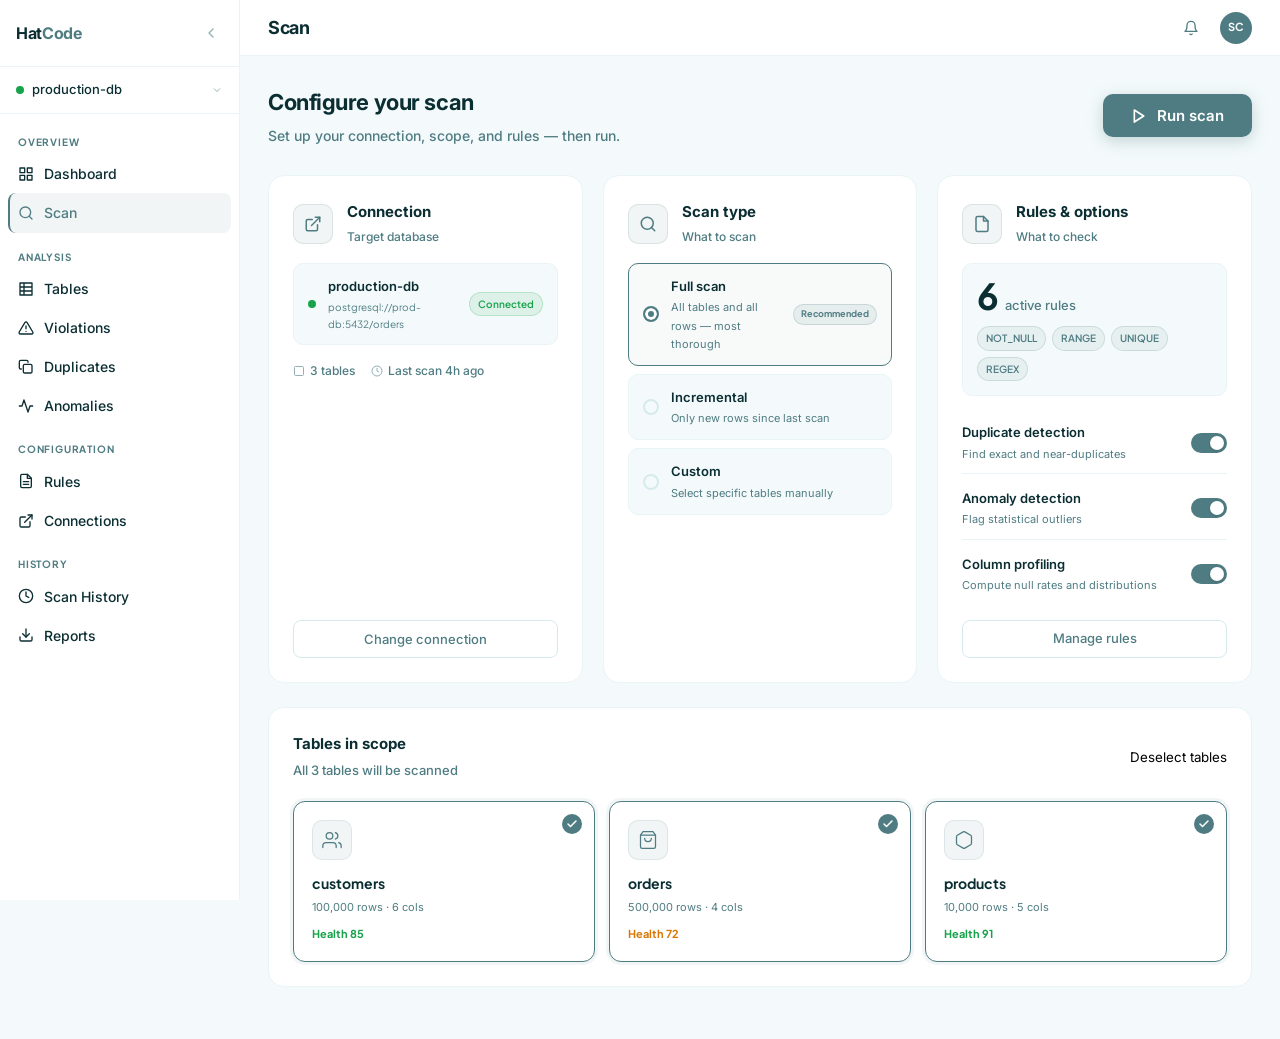
<file: app/scan.html>
<!DOCTYPE html>
<html lang="en">
<head>
    <meta charset="UTF-8" />
    <meta name="viewport" content="width=device-width, initial-scale=1.0" />
    <title>Scan — HatCode</title>
    <link rel="preconnect" href="https://fonts.googleapis.com" />
    <link rel="preconnect" href="https://fonts.gstatic.com" crossorigin />
    <link href="https://fonts.googleapis.com/css2?family=Inter:wght@300;400;500;600;700&family=Plus+Jakarta+Sans:wght@400;500;600;700&display=swap" rel="stylesheet" />
    <link rel="stylesheet" href="../css/style.css" />
    <link rel="stylesheet" href="../css/app.css" />
    <link rel="stylesheet" href="../css/scan.css" />
</head>
<body class="app-body">

<!-- SIDEBAR -->
<aside class="sidebar" id="sidebar">
    <div class="sidebar-top">
        <a href="../index.html" class="sidebar-logo">Hat<span>Code</span></a>
        <button class="sidebar-collapse" id="sidebar-toggle" aria-label="Collapse sidebar">
            <svg width="16" height="16" viewBox="0 0 24 24" fill="none" stroke="currentColor" stroke-width="2" stroke-linecap="round" stroke-linejoin="round"><path d="M15 18l-6-6 6-6"/></svg>
        </button>
    </div>
    <div class="sidebar-db">
        <div class="sidebar-db-dot active"></div>
        <span class="sidebar-db-name">production-db</span>
        <svg class="sidebar-db-arrow" width="12" height="12" viewBox="0 0 24 24" fill="none" stroke="currentColor" stroke-width="2"><path d="M6 9l6 6 6-6"/></svg>
    </div>
    <nav class="sidebar-nav" aria-label="App navigation">
        <div class="nav-section">
            <div class="nav-section-label">Overview</div>
            <a href="dashboard.html" class="nav-item">
                <svg width="16" height="16" viewBox="0 0 24 24" fill="none" stroke="currentColor" stroke-width="2" stroke-linecap="round" stroke-linejoin="round"><rect x="3" y="3" width="7" height="7"/><rect x="14" y="3" width="7" height="7"/><rect x="14" y="14" width="7" height="7"/><rect x="3" y="14" width="7" height="7"/></svg>
                <span>Dashboard</span>
            </a>
            <a href="scan.html" class="nav-item active">
                <svg width="16" height="16" viewBox="0 0 24 24" fill="none" stroke="currentColor" stroke-width="2" stroke-linecap="round" stroke-linejoin="round"><circle cx="11" cy="11" r="8"/><path d="M21 21l-4.35-4.35"/></svg>
                <span>Scan</span>
            </a>
        </div>
        <div class="nav-section">
            <div class="nav-section-label">Analysis</div>
            <a href="tables.html" class="nav-item">
                <svg width="16" height="16" viewBox="0 0 24 24" fill="none" stroke="currentColor" stroke-width="2" stroke-linecap="round" stroke-linejoin="round"><path d="M3 3h18v18H3zM3 9h18M3 15h18M9 3v18"/></svg>
                <span>Tables</span>
            </a>
            <a href="violations.html" class="nav-item">
                <svg width="16" height="16" viewBox="0 0 24 24" fill="none" stroke="currentColor" stroke-width="2" stroke-linecap="round" stroke-linejoin="round"><path d="M10.29 3.86L1.82 18a2 2 0 0 0 1.71 3h16.94a2 2 0 0 0 1.71-3L13.71 3.86a2 2 0 0 0-3.42 0z"/><line x1="12" y1="9" x2="12" y2="13"/><line x1="12" y1="17" x2="12.01" y2="17"/></svg>
                <span>Violations</span>
            </a>
            <a href="duplicates.html" class="nav-item">
                <svg width="16" height="16" viewBox="0 0 24 24" fill="none" stroke="currentColor" stroke-width="2" stroke-linecap="round" stroke-linejoin="round"><rect x="8" y="8" width="13" height="13" rx="2"/><path d="M5 15H4a2 2 0 0 1-2-2V4a2 2 0 0 1 2-2h9a2 2 0 0 1 2 2v1"/></svg>
                <span>Duplicates</span>
            </a>
            <a href="anomalies.html" class="nav-item">
                <svg width="16" height="16" viewBox="0 0 24 24" fill="none" stroke="currentColor" stroke-width="2" stroke-linecap="round" stroke-linejoin="round"><polyline points="22 12 18 12 15 21 9 3 6 12 2 12"/></svg>
                <span>Anomalies</span>
            </a>
        </div>
        <div class="nav-section">
            <div class="nav-section-label">Configuration</div>
            <a href="rules.html" class="nav-item">
                <svg width="16" height="16" viewBox="0 0 24 24" fill="none" stroke="currentColor" stroke-width="2" stroke-linecap="round" stroke-linejoin="round"><path d="M14 2H6a2 2 0 0 0-2 2v16a2 2 0 0 0 2 2h12a2 2 0 0 0 2-2V8z"/><polyline points="14 2 14 8 20 8"/><line x1="16" y1="13" x2="8" y2="13"/><line x1="16" y1="17" x2="8" y2="17"/></svg>
                <span>Rules</span>
            </a>
            <a href="connections.html" class="nav-item">
                <svg width="16" height="16" viewBox="0 0 24 24" fill="none" stroke="currentColor" stroke-width="2" stroke-linecap="round" stroke-linejoin="round"><path d="M18 13v6a2 2 0 0 1-2 2H5a2 2 0 0 1-2-2V8a2 2 0 0 1 2-2h6"/><polyline points="15 3 21 3 21 9"/><line x1="10" y1="14" x2="21" y2="3"/></svg>
                <span>Connections</span>
            </a>
        </div>
        <div class="nav-section">
            <div class="nav-section-label">History</div>
            <a href="history.html" class="nav-item">
                <svg width="16" height="16" viewBox="0 0 24 24" fill="none" stroke="currentColor" stroke-width="2" stroke-linecap="round" stroke-linejoin="round"><circle cx="12" cy="12" r="10"/><polyline points="12 6 12 12 16 14"/></svg>
                <span>Scan History</span>
            </a>
            <a href="reports.html" class="nav-item">
                <svg width="16" height="16" viewBox="0 0 24 24" fill="none" stroke="currentColor" stroke-width="2" stroke-linecap="round" stroke-linejoin="round"><path d="M21 15v4a2 2 0 0 1-2 2H5a2 2 0 0 1-2-2v-4"/><polyline points="7 10 12 15 17 10"/><line x1="12" y1="15" x2="12" y2="3"/></svg>
                <span>Reports</span>
            </a>
        </div>
    </nav>
    <div class="sidebar-bottom"></div>
</aside>

<!-- MAIN -->
<div class="app-main" id="app-main">

    <header class="topbar">
        <div class="topbar-left">
            <h1 class="topbar-title">Scan</h1>
        </div>
        <div class="topbar-right">
            <button class="topbar-icon-btn" aria-label="Notifications">
                <svg width="16" height="16" viewBox="0 0 24 24" fill="none" stroke="currentColor" stroke-width="2" stroke-linecap="round" stroke-linejoin="round"><path d="M18 8A6 6 0 0 0 6 8c0 7-3 9-3 9h18s-3-2-3-9"/><path d="M13.73 21a2 2 0 0 1-3.46 0"/></svg>
            </button>
            <div class="topbar-avatar">SC</div>
        </div>
    </header>

    <main class="app-content">

        <!-- ═══ PRE-SCAN ═══════════════════════════════════════ -->
        <div id="state-pre">

            <!-- Page intro -->
            <div class="scan-page-intro">
                <div>
                    <h2 class="scan-page-title">Configure your scan</h2>
                    <p class="scan-page-sub">Set up your connection, scope, and rules — then run.</p>
                </div>
                <button class="btn-run-scan-big" id="btn-start-scan">
                    <svg width="16" height="16" viewBox="0 0 24 24" fill="none" stroke="currentColor" stroke-width="2.5" stroke-linecap="round" stroke-linejoin="round"><polygon points="5 3 19 12 5 21 5 3"/></svg>
                    Run scan
                </button>
            </div>

            <!-- Three column config grid -->
            <div class="scan-config-grid">

                <!-- Col 1: Connection -->
                <div class="scan-config-card">
                    <div class="scc-header">
                        <div class="scc-icon">
                            <svg width="18" height="18" viewBox="0 0 24 24" fill="none" stroke="currentColor" stroke-width="2" stroke-linecap="round" stroke-linejoin="round"><path d="M18 13v6a2 2 0 0 1-2 2H5a2 2 0 0 1-2-2V8a2 2 0 0 1 2-2h6"/><polyline points="15 3 21 3 21 9"/><line x1="10" y1="14" x2="21" y2="3"/></svg>
                        </div>
                        <div>
                            <div class="scc-title">Connection</div>
                            <div class="scc-sub">Target database</div>
                        </div>
                    </div>
                    <div class="conn-badge">
                        <span class="conn-dot active"></span>
                        <div class="conn-badge-info">
                            <div class="conn-name">production-db</div>
                            <div class="conn-url">postgresql://prod-db:5432/orders</div>
                        </div>
                        <span class="conn-status-pill">Connected</span>
                    </div>
                    <div class="scc-meta-row">
              <span class="scc-meta-item">
                <svg width="12" height="12" viewBox="0 0 24 24" fill="none" stroke="currentColor" stroke-width="2"><rect x="3" y="3" width="18" height="18" rx="2"/></svg>
                3 tables
              </span>
                        <span class="scc-meta-item">
                <svg width="12" height="12" viewBox="0 0 24 24" fill="none" stroke="currentColor" stroke-width="2"><circle cx="12" cy="12" r="10"/><polyline points="12 6 12 12 16 14"/></svg>
                Last scan 4h ago
              </span>
                    </div>
                    <button class="btn-change-full">Change connection</button>
                </div>

                <!-- Col 2: Scan Type -->
                <div class="scan-config-card">
                    <div class="scc-header">
                        <div class="scc-icon">
                            <svg width="18" height="18" viewBox="0 0 24 24" fill="none" stroke="currentColor" stroke-width="2" stroke-linecap="round" stroke-linejoin="round"><circle cx="11" cy="11" r="8"/><path d="M21 21l-4.35-4.35"/></svg>
                        </div>
                        <div>
                            <div class="scc-title">Scan type</div>
                            <div class="scc-sub">What to scan</div>
                        </div>
                    </div>
                    <div class="scan-type-list">
                        <label class="scan-type-item selected">
                            <input type="radio" name="scan-type" value="full" checked hidden />
                            <div class="scan-type-radio"></div>
                            <div class="scan-type-text">
                                <div class="scan-type-name">Full scan</div>
                                <div class="scan-type-desc">All tables and all rows — most thorough</div>
                            </div>
                            <span class="scan-type-badge">Recommended</span>
                        </label>
                        <label class="scan-type-item">
                            <input type="radio" name="scan-type" value="incremental" hidden />
                            <div class="scan-type-radio"></div>
                            <div class="scan-type-text">
                                <div class="scan-type-name">Incremental</div>
                                <div class="scan-type-desc">Only new rows since last scan</div>
                            </div>
                        </label>
                        <label class="scan-type-item">
                            <input type="radio" name="scan-type" value="custom" hidden />
                            <div class="scan-type-radio"></div>
                            <div class="scan-type-text">
                                <div class="scan-type-name">Custom</div>
                                <div class="scan-type-desc">Select specific tables manually</div>
                            </div>
                        </label>
                    </div>
                </div>

                <!-- Col 3: Rules + Options -->
                <div class="scan-config-card">
                    <div class="scc-header">
                        <div class="scc-icon">
                            <svg width="18" height="18" viewBox="0 0 24 24" fill="none" stroke="currentColor" stroke-width="2" stroke-linecap="round" stroke-linejoin="round"><path d="M14 2H6a2 2 0 0 0-2 2v16a2 2 0 0 0 2 2h12a2 2 0 0 0 2-2V8z"/><polyline points="14 2 14 8 20 8"/></svg>
                        </div>
                        <div>
                            <div class="scc-title">Rules & options</div>
                            <div class="scc-sub">What to check</div>
                        </div>
                    </div>
                    <div class="rules-summary">
                        <div class="rules-count-row">
                            <span class="rules-big-num">6</span>
                            <span class="rules-big-label">active rules</span>
                        </div>
                        <div class="rules-tags">
                            <span class="rule-tag">NOT_NULL</span>
                            <span class="rule-tag">RANGE</span>
                            <span class="rule-tag">UNIQUE</span>
                            <span class="rule-tag">REGEX</span>
                        </div>
                    </div>
                    <div class="scan-toggles">
                        <div class="scan-toggle-row">
                            <div class="scan-toggle-info">
                                <div class="scan-toggle-name">Duplicate detection</div>
                                <div class="scan-toggle-desc">Find exact and near-duplicates</div>
                            </div>
                            <button class="toggle-switch on" id="toggle-dups" role="switch" aria-checked="true"></button>
                        </div>
                        <div class="scan-toggle-row">
                            <div class="scan-toggle-info">
                                <div class="scan-toggle-name">Anomaly detection</div>
                                <div class="scan-toggle-desc">Flag statistical outliers</div>
                            </div>
                            <button class="toggle-switch on" id="toggle-anomalies" role="switch" aria-checked="true"></button>
                        </div>
                        <div class="scan-toggle-row">
                            <div class="scan-toggle-info">
                                <div class="scan-toggle-name">Column profiling</div>
                                <div class="scan-toggle-desc">Compute null rates and distributions</div>
                            </div>
                            <button class="toggle-switch on" id="toggle-profile" role="switch" aria-checked="true"></button>
                        </div>
                    </div>
                    <a href="rules.html" class="btn-change-full">Manage rules</a>
                </div>

            </div>

            <!-- Tables in scope -->
            <div class="scan-tables-scope">
                <div class="scan-scope-header">
                    <div>
                        <h3 class="scan-scope-title">Tables in scope</h3>
                        <p class="scan-scope-sub">All 3 tables will be scanned</p>
                    </div>
                    <button class="btn-change">Deselect tables</button>
                </div>
                <div class="scope-table-grid">
                    <div class="scope-table-card selected" data-table="customers">
                        <div class="stc-check">
                            <svg width="12" height="12" viewBox="0 0 24 24" fill="none" stroke="currentColor" stroke-width="3" stroke-linecap="round" stroke-linejoin="round"><polyline points="20 6 9 17 4 12"/></svg>
                        </div>
                        <div class="stc-icon">
                            <svg width="20" height="20" viewBox="0 0 24 24" fill="none" stroke="currentColor" stroke-width="1.5" stroke-linecap="round" stroke-linejoin="round"><path d="M17 21v-2a4 4 0 0 0-4-4H5a4 4 0 0 0-4 4v2"/><circle cx="9" cy="7" r="4"/><path d="M23 21v-2a4 4 0 0 0-3-3.87"/><path d="M16 3.13a4 4 0 0 1 0 7.75"/></svg>
                        </div>
                        <div class="stc-name">customers</div>
                        <div class="stc-meta">100,000 rows · 6 cols</div>
                        <div class="stc-health green">Health 85</div>
                    </div>
                    <div class="scope-table-card selected" data-table="orders">
                        <div class="stc-check">
                            <svg width="12" height="12" viewBox="0 0 24 24" fill="none" stroke="currentColor" stroke-width="3" stroke-linecap="round" stroke-linejoin="round"><polyline points="20 6 9 17 4 12"/></svg>
                        </div>
                        <div class="stc-icon">
                            <svg width="20" height="20" viewBox="0 0 24 24" fill="none" stroke="currentColor" stroke-width="1.5" stroke-linecap="round" stroke-linejoin="round"><path d="M6 2L3 6v14a2 2 0 0 0 2 2h14a2 2 0 0 0 2-2V6l-3-4z"/><line x1="3" y1="6" x2="21" y2="6"/><path d="M16 10a4 4 0 0 1-8 0"/></svg>
                        </div>
                        <div class="stc-name">orders</div>
                        <div class="stc-meta">500,000 rows · 4 cols</div>
                        <div class="stc-health amber">Health 72</div>
                    </div>
                    <div class="scope-table-card selected" data-table="products">
                        <div class="stc-check">
                            <svg width="12" height="12" viewBox="0 0 24 24" fill="none" stroke="currentColor" stroke-width="3" stroke-linecap="round" stroke-linejoin="round"><polyline points="20 6 9 17 4 12"/></svg>
                        </div>
                        <div class="stc-icon">
                            <svg width="20" height="20" viewBox="0 0 24 24" fill="none" stroke="currentColor" stroke-width="1.5" stroke-linecap="round" stroke-linejoin="round"><path d="M21 16V8a2 2 0 0 0-1-1.73l-7-4a2 2 0 0 0-2 0l-7 4A2 2 0 0 0 3 8v8a2 2 0 0 0 1 1.73l7 4a2 2 0 0 0 2 0l7-4A2 2 0 0 0 21 16z"/></svg>
                        </div>
                        <div class="stc-name">products</div>
                        <div class="stc-meta">10,000 rows · 5 cols</div>
                        <div class="stc-health green">Health 91</div>
                    </div>
                </div>
            </div>

        </div>

        <!-- ═══ SCANNING STATE ══════════════════════════════════ -->
        <div id="state-scanning" class="hidden">

            <div class="scan-page-intro">
                <div>
                    <h2 class="scan-page-title">Scanning production-db</h2>
                    <p class="scan-page-sub" id="scan-status-text">Initialising scan engine…</p>
                </div>
                <button class="btn-cancel-scan" id="btn-cancel-scan">Cancel scan</button>
            </div>

            <!-- Big progress -->
            <div class="scan-progress-card">
                <div class="scan-progress-top">
                    <span class="scan-progress-label">Overall progress</span>
                    <span class="scan-progress-pct" id="scan-progress-pct">0%</span>
                </div>
                <div class="scan-progress-track">
                    <div class="scan-progress-fill" id="scan-progress-fill"></div>
                </div>
                <div class="scan-progress-bottom">
                    <span id="scan-elapsed" class="scan-elapsed">Elapsed: 0s</span>
                    <span id="scan-remaining" class="scan-remaining"></span>
                </div>
            </div>

            <!-- Table rows -->
            <div class="scan-live-tables">
                <div class="slt-header">
                    <span>Table</span><span>Rows</span><span>Status</span><span>Progress</span>
                </div>
                <div class="slt-row" id="slt-customers">
                    <div class="slt-name-cell">
                        <div class="slt-icon pending" id="slt-customers-icon">
                            <svg width="13" height="13" viewBox="0 0 24 24" fill="none" stroke="currentColor" stroke-width="2"><circle cx="12" cy="12" r="10"/><polyline points="12 6 12 12 16 14"/></svg>
                        </div>
                        <span class="slt-name">customers</span>
                    </div>
                    <span class="slt-rows">100,000</span>
                    <span class="slt-status" id="slt-customers-status">Waiting</span>
                    <div class="slt-bar-wrap">
                        <div class="slt-bar" id="slt-customers-bar" style="width:0%"></div>
                    </div>
                </div>
                <div class="slt-row" id="slt-orders">
                    <div class="slt-name-cell">
                        <div class="slt-icon pending" id="slt-orders-icon">
                            <svg width="13" height="13" viewBox="0 0 24 24" fill="none" stroke="currentColor" stroke-width="2"><circle cx="12" cy="12" r="10"/><polyline points="12 6 12 12 16 14"/></svg>
                        </div>
                        <span class="slt-name">orders</span>
                    </div>
                    <span class="slt-rows">500,000</span>
                    <span class="slt-status" id="slt-orders-status">Waiting</span>
                    <div class="slt-bar-wrap">
                        <div class="slt-bar" id="slt-orders-bar" style="width:0%"></div>
                    </div>
                </div>
                <div class="slt-row" id="slt-products">
                    <div class="slt-name-cell">
                        <div class="slt-icon pending" id="slt-products-icon">
                            <svg width="13" height="13" viewBox="0 0 24 24" fill="none" stroke="currentColor" stroke-width="2"><circle cx="12" cy="12" r="10"/><polyline points="12 6 12 12 16 14"/></svg>
                        </div>
                        <span class="slt-name">products</span>
                    </div>
                    <span class="slt-rows">10,000</span>
                    <span class="slt-status" id="slt-products-status">Waiting</span>
                    <div class="slt-bar-wrap">
                        <div class="slt-bar" id="slt-products-bar" style="width:0%"></div>
                    </div>
                </div>
            </div>

        </div>

        <!-- ═══ COMPLETE STATE ══════════════════════════════════ -->
        <div id="state-complete" class="hidden">

            <div class="scan-complete-banner">
                <div class="scan-complete-icon">
                    <svg width="32" height="32" viewBox="0 0 24 24" fill="none" stroke="currentColor" stroke-width="2.5" stroke-linecap="round" stroke-linejoin="round"><polyline points="20 6 9 17 4 12"/></svg>
                </div>
                <div>
                    <h2 class="scan-complete-title">Scan complete</h2>
                    <p class="scan-complete-sub">610,000 rows scanned in <strong id="final-time">22s</strong> · production-db</p>
                </div>
                <div class="scan-complete-actions">
                    <a href="dashboard.html" class="btn-view-results">View results →</a>
                    <button class="btn-scan-again" id="btn-scan-again">Scan again</button>
                </div>
            </div>

            <div class="scan-result-grid">
                <div class="scan-result-card">
                    <div class="src-label">Health score</div>
                    <div class="src-val green">85</div>
                    <div class="src-bar"><div class="src-bar-fill green" style="width:85%"></div></div>
                    <div class="src-note">Up from 81 last scan</div>
                </div>
                <div class="scan-result-card">
                    <div class="src-label">Violations found</div>
                    <div class="src-val amber">4</div>
                    <div class="src-note">Across 3 tables · 2 errors, 2 warnings</div>
                    <a href="violations.html" class="src-link">View violations →</a>
                </div>
                <div class="scan-result-card">
                    <div class="src-label">Duplicates detected</div>
                    <div class="src-val teal">1,419</div>
                    <div class="src-note">Groups in customers.name</div>
                    <a href="duplicates.html" class="src-link">View duplicates →</a>
                </div>
                <div class="scan-result-card">
                    <div class="src-label">Anomalies flagged</div>
                    <div class="src-val amber">2</div>
                    <div class="src-note">orders.amount deviation z=6998</div>
                    <a href="anomalies.html" class="src-link">View anomalies →</a>
                </div>
            </div>

            <!-- Per-table results -->
            <div class="scan-table-results">
                <h3 class="str-heading">Per-table results</h3>
                <div class="str-grid">
                    <div class="str-card">
                        <div class="str-card-top">
                            <span class="str-name">customers</span>
                            <span class="health-score green">85</span>
                        </div>
                        <div class="health-bar-wrap" style="margin: 8px 0 12px">
                            <div class="health-bar-fill green" style="width:85%"></div>
                        </div>
                        <div class="str-stats">
                            <span>100,000 rows</span>
                            <span class="amber-text">1 violation</span>
                            <span class="teal-text">1,419 dups</span>
                        </div>
                    </div>
                    <div class="str-card">
                        <div class="str-card-top">
                            <span class="str-name">orders</span>
                            <span class="health-score amber">72</span>
                        </div>
                        <div class="health-bar-wrap" style="margin: 8px 0 12px">
                            <div class="health-bar-fill amber" style="width:72%"></div>
                        </div>
                        <div class="str-stats">
                            <span>500,000 rows</span>
                            <span class="red-text">2 violations</span>
                            <span class="amber-text">2 anomalies</span>
                        </div>
                    </div>
                    <div class="str-card">
                        <div class="str-card-top">
                            <span class="str-name">products</span>
                            <span class="health-score green">91</span>
                        </div>
                        <div class="health-bar-wrap" style="margin: 8px 0 12px">
                            <div class="health-bar-fill green" style="width:91%"></div>
                        </div>
                        <div class="str-stats">
                            <span>10,000 rows</span>
                            <span class="amber-text">1 violation</span>
                            <span class="teal-text">0 dups</span>
                        </div>
                    </div>
                </div>
            </div>

        </div>

    </main>
</div>

<script src="../js/app.js"></script>
<script src="../js/scan.js"></script>
</body>
</html>
</file>
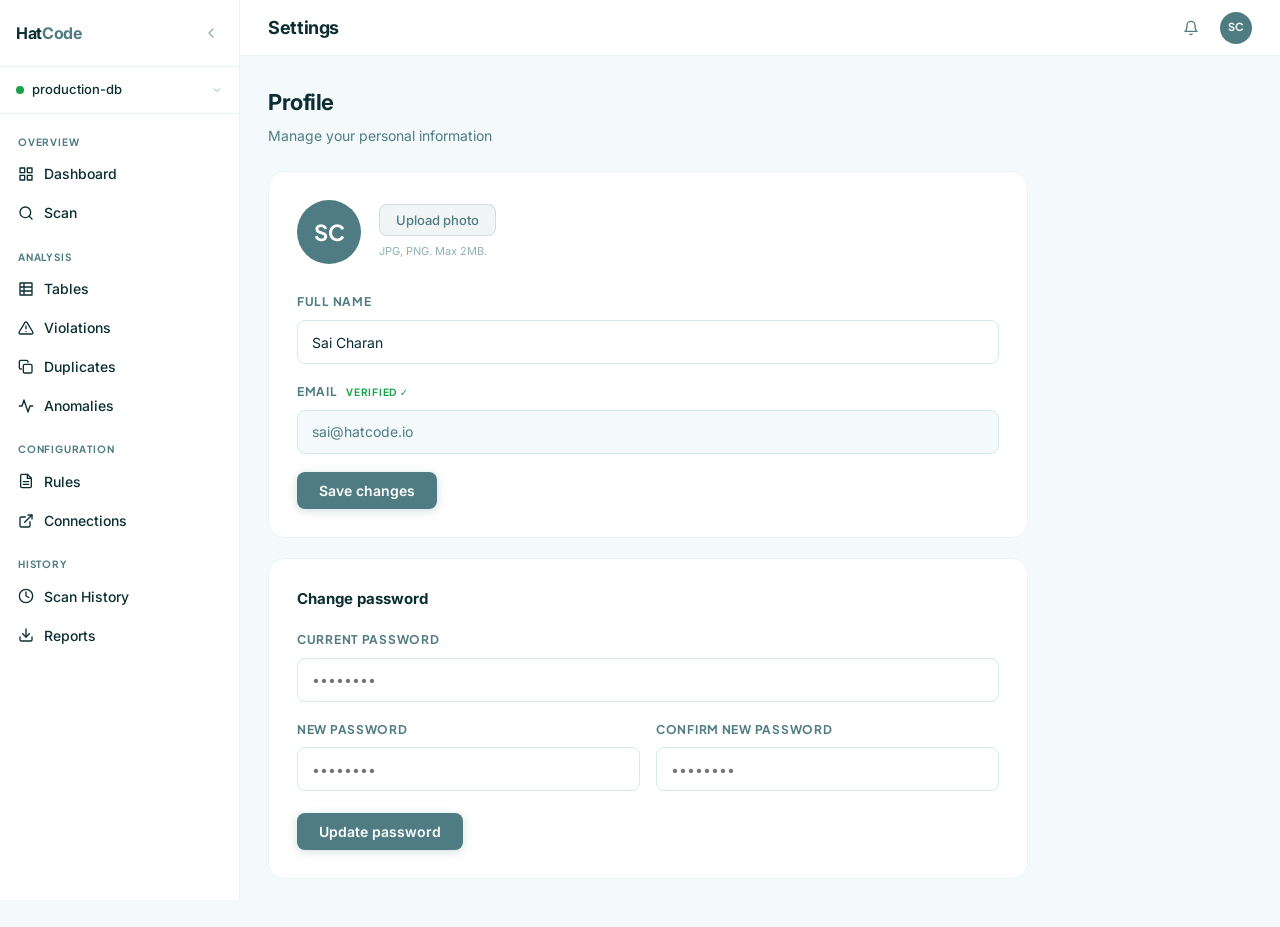
<file: app/settings.html>
<!DOCTYPE html>
<html lang="en">
<head>
    <meta charset="UTF-8" />
    <meta name="viewport" content="width=device-width, initial-scale=1.0" />
    <title>Settings — HatCode</title>
    <link rel="preconnect" href="https://fonts.googleapis.com" />
    <link rel="preconnect" href="https://fonts.gstatic.com" crossorigin />
    <link href="https://fonts.googleapis.com/css2?family=Inter:wght@300;400;500;600;700&family=Plus+Jakarta+Sans:wght@400;500;600;700&display=swap" rel="stylesheet" />
    <link rel="stylesheet" href="../css/style.css" />
    <link rel="stylesheet" href="../css/app.css" />
    <link rel="stylesheet" href="../css/settings.css" />
</head>
<body class="app-body">

<aside class="sidebar" id="sidebar">
    <div class="sidebar-top">
        <a href="../index.html" class="sidebar-logo">Hat<span>Code</span></a>
        <button class="sidebar-collapse" id="sidebar-toggle" aria-label="Collapse sidebar">
            <svg width="16" height="16" viewBox="0 0 24 24" fill="none" stroke="currentColor" stroke-width="2" stroke-linecap="round" stroke-linejoin="round"><path d="M15 18l-6-6 6-6"/></svg>
        </button>
    </div>
    <div class="sidebar-db">
        <div class="sidebar-db-dot active"></div>
        <span class="sidebar-db-name">production-db</span>
        <svg class="sidebar-db-arrow" width="12" height="12" viewBox="0 0 24 24" fill="none" stroke="currentColor" stroke-width="2"><path d="M6 9l6 6 6-6"/></svg>
    </div>
    <nav class="sidebar-nav">
        <div class="nav-section">
            <div class="nav-section-label">Overview</div>
            <a href="dashboard.html" class="nav-item">
                <svg width="16" height="16" viewBox="0 0 24 24" fill="none" stroke="currentColor" stroke-width="2" stroke-linecap="round" stroke-linejoin="round"><rect x="3" y="3" width="7" height="7"/><rect x="14" y="3" width="7" height="7"/><rect x="14" y="14" width="7" height="7"/><rect x="3" y="14" width="7" height="7"/></svg>
                <span>Dashboard</span>
            </a>
            <a href="scan.html" class="nav-item">
                <svg width="16" height="16" viewBox="0 0 24 24" fill="none" stroke="currentColor" stroke-width="2" stroke-linecap="round" stroke-linejoin="round"><circle cx="11" cy="11" r="8"/><path d="M21 21l-4.35-4.35"/></svg>
                <span>Scan</span>
            </a>
        </div>
        <div class="nav-section">
            <div class="nav-section-label">Analysis</div>
            <a href="tables.html" class="nav-item">
                <svg width="16" height="16" viewBox="0 0 24 24" fill="none" stroke="currentColor" stroke-width="2" stroke-linecap="round" stroke-linejoin="round"><path d="M3 3h18v18H3zM3 9h18M3 15h18M9 3v18"/></svg>
                <span>Tables</span>
            </a>
            <a href="violations.html" class="nav-item">
                <svg width="16" height="16" viewBox="0 0 24 24" fill="none" stroke="currentColor" stroke-width="2" stroke-linecap="round" stroke-linejoin="round"><path d="M10.29 3.86L1.82 18a2 2 0 0 0 1.71 3h16.94a2 2 0 0 0 1.71-3L13.71 3.86a2 2 0 0 0-3.42 0z"/><line x1="12" y1="9" x2="12" y2="13"/><line x1="12" y1="17" x2="12.01" y2="17"/></svg>
                <span>Violations</span>
            </a>
            <a href="duplicates.html" class="nav-item">
                <svg width="16" height="16" viewBox="0 0 24 24" fill="none" stroke="currentColor" stroke-width="2" stroke-linecap="round" stroke-linejoin="round"><rect x="8" y="8" width="13" height="13" rx="2"/><path d="M5 15H4a2 2 0 0 1-2-2V4a2 2 0 0 1 2-2h9a2 2 0 0 1 2 2v1"/></svg>
                <span>Duplicates</span>
            </a>
            <a href="anomalies.html" class="nav-item">
                <svg width="16" height="16" viewBox="0 0 24 24" fill="none" stroke="currentColor" stroke-width="2" stroke-linecap="round" stroke-linejoin="round"><polyline points="22 12 18 12 15 21 9 3 6 12 2 12"/></svg>
                <span>Anomalies</span>
            </a>
        </div>
        <div class="nav-section">
            <div class="nav-section-label">Configuration</div>
            <a href="rules.html" class="nav-item">
                <svg width="16" height="16" viewBox="0 0 24 24" fill="none" stroke="currentColor" stroke-width="2" stroke-linecap="round" stroke-linejoin="round"><path d="M14 2H6a2 2 0 0 0-2 2v16a2 2 0 0 0 2 2h12a2 2 0 0 0 2-2V8z"/><polyline points="14 2 14 8 20 8"/><line x1="16" y1="13" x2="8" y2="13"/><line x1="16" y1="17" x2="8" y2="17"/></svg>
                <span>Rules</span>
            </a>
            <a href="connections.html" class="nav-item">
                <svg width="16" height="16" viewBox="0 0 24 24" fill="none" stroke="currentColor" stroke-width="2" stroke-linecap="round" stroke-linejoin="round"><path d="M18 13v6a2 2 0 0 1-2 2H5a2 2 0 0 1-2-2V8a2 2 0 0 1 2-2h6"/><polyline points="15 3 21 3 21 9"/><line x1="10" y1="14" x2="21" y2="3"/></svg>
                <span>Connections</span>
            </a>
        </div>
        <div class="nav-section">
            <div class="nav-section-label">History</div>
            <a href="history.html" class="nav-item">
                <svg width="16" height="16" viewBox="0 0 24 24" fill="none" stroke="currentColor" stroke-width="2" stroke-linecap="round" stroke-linejoin="round"><circle cx="12" cy="12" r="10"/><polyline points="12 6 12 12 16 14"/></svg>
                <span>Scan History</span>
            </a>
            <a href="reports.html" class="nav-item">
                <svg width="16" height="16" viewBox="0 0 24 24" fill="none" stroke="currentColor" stroke-width="2" stroke-linecap="round" stroke-linejoin="round"><path d="M21 15v4a2 2 0 0 1-2 2H5a2 2 0 0 1-2-2v-4"/><polyline points="7 10 12 15 17 10"/><line x1="12" y1="15" x2="12" y2="3"/></svg>
                <span>Reports</span>
            </a>
        </div>
    </nav>
    <div class="sidebar-bottom"></div>
</aside>

<div class="app-main" id="app-main">
    <header class="topbar">
        <div class="topbar-left"><h1 class="topbar-title">Settings</h1></div>
        <div class="topbar-right">
            <button class="topbar-icon-btn" aria-label="Notifications">
                <svg width="16" height="16" viewBox="0 0 24 24" fill="none" stroke="currentColor" stroke-width="2" stroke-linecap="round" stroke-linejoin="round"><path d="M18 8A6 6 0 0 0 6 8c0 7-3 9-3 9h18s-3-2-3-9"/><path d="M13.73 21a2 2 0 0 1-3.46 0"/></svg>
            </button>
            <div class="topbar-avatar">SC</div>
        </div>
    </header>

    <main class="app-content">

        <div class="settings-layout">

            <!-- Settings content -->
            <div class="settings-content">

                <!-- PROFILE -->
                <div class="settings-section active" id="section-profile">
                    <h2 class="settings-section-title">Profile</h2>
                    <p class="settings-section-sub">Manage your personal information</p>

                    <div class="settings-card">
                        <div class="profile-avatar-row">
                            <div class="profile-avatar-big">SC</div>
                            <div>
                                <button class="btn-upload-avatar">Upload photo</button>
                                <p class="settings-hint">JPG, PNG. Max 2MB.</p>
                            </div>
                        </div>

                        <div class="settings-form-row">
                            <div class="rf-group">
                                <label class="rf-label">Full name</label>
                                <input class="rf-input" type="text" value="Sai Charan" />
                            </div>
                        </div>

                        <div class="settings-form-row">
                            <div class="rf-group">
                                <label class="rf-label">Email <span class="verified-badge">Verified ✓</span></label>
                                <input class="rf-input" type="email" value="sai@hatcode.io" disabled />
                            </div>
                        </div>

                        <button class="btn-save-settings">Save changes</button>
                    </div>

                    <div class="settings-card">
                        <h3 class="settings-card-title">Change password</h3>
                        <div class="settings-form-row">
                            <div class="rf-group">
                                <label class="rf-label">Current password</label>
                                <input class="rf-input" type="password" placeholder="••••••••" />
                            </div>
                        </div>
                        <div class="settings-form-row two-col">
                            <div class="rf-group">
                                <label class="rf-label">New password</label>
                                <input class="rf-input" type="password" placeholder="••••••••" />
                            </div>
                            <div class="rf-group">
                                <label class="rf-label">Confirm new password</label>
                                <input class="rf-input" type="password" placeholder="••••••••" />
                            </div>
                        </div>
                        <button class="btn-save-settings">Update password</button>
                    </div>
                </div>

                <!-- NOTIFICATIONS -->
                <div class="settings-section" id="section-notifications">
                    <h2 class="settings-section-title">Notifications</h2>
                    <p class="settings-section-sub">Choose what you want to be notified about</p>

                    <div class="settings-card">
                        <div class="settings-toggle-row">
                            <div>
                                <div class="settings-toggle-name">Violations exceed threshold</div>
                                <div class="settings-toggle-desc">Email when violations cross a set limit per scan</div>
                            </div>
                            <button class="toggle-switch on" data-toggle></button>
                        </div>
                        <div class="settings-toggle-row">
                            <div>
                                <div class="settings-toggle-name">Anomaly detected</div>
                                <div class="settings-toggle-desc">Email immediately when a new anomaly is flagged</div>
                            </div>
                            <button class="toggle-switch on" data-toggle></button>
                        </div>
                        <div class="settings-toggle-row">
                            <div>
                                <div class="settings-toggle-name">Weekly summary email</div>
                                <div class="settings-toggle-desc">A digest of health scores and trends every Monday</div>
                            </div>
                            <button class="toggle-switch" data-toggle></button>
                        </div>
                        <div class="settings-toggle-row">
                            <div>
                                <div class="settings-toggle-name">Slack webhook</div>
                                <div class="settings-toggle-desc">Send alerts to a Slack channel</div>
                            </div>
                            <span class="soon-badge">Coming soon</span>
                        </div>
                    </div>
                </div>

                <!-- SCAN SCHEDULE -->
                <div class="settings-section" id="section-schedule">
                    <h2 class="settings-section-title">Scan schedule</h2>
                    <p class="settings-section-sub">Automate when HatCode scans your database</p>

                    <div class="settings-card">
                        <div class="settings-toggle-row">
                            <div>
                                <div class="settings-toggle-name">Enable scheduled scans</div>
                                <div class="settings-toggle-desc">Automatically run scans on a recurring basis</div>
                            </div>
                            <button class="toggle-switch on" id="schedule-toggle"></button>
                        </div>

                        <div id="schedule-options">
                            <div class="settings-form-row">
                                <div class="rf-group">
                                    <label class="rf-label">Frequency</label>
                                    <select class="rf-select" id="schedule-freq">
                                        <option value="daily">Daily</option>
                                        <option value="weekly">Weekly</option>
                                        <option value="custom">Custom (cron)</option>
                                    </select>
                                </div>
                            </div>
                            <div class="settings-form-row">
                                <div class="rf-group">
                                    <label class="rf-label">Time</label>
                                    <input class="rf-input" type="time" value="09:00" />
                                </div>
                            </div>
                            <div class="schedule-preview">
                                <svg width="14" height="14" viewBox="0 0 24 24" fill="none" stroke="currentColor" stroke-width="2"><circle cx="12" cy="12" r="10"/><polyline points="12 6 12 12 16 14"/></svg>
                                Next scan: <strong>Tomorrow at 09:00</strong>
                            </div>
                        </div>

                        <button class="btn-save-settings">Save schedule</button>
                    </div>
                </div>

                <!-- API KEYS -->
                <div class="settings-section" id="section-api">
                    <h2 class="settings-section-title">API keys</h2>
                    <p class="settings-section-sub">Manage keys for programmatic access to HatCode</p>

                    <div class="settings-card">
                        <div class="api-key-header">
                            <span class="settings-card-title" style="margin:0">Your keys</span>
                            <button class="btn-generate-key" id="btn-generate-key">+ Generate new key</button>
                        </div>

                        <div class="api-key-list" id="api-key-list"></div>
                    </div>
                </div>

                <!-- DANGER ZONE -->
                <div class="settings-section" id="section-danger">
                    <h2 class="settings-section-title">Danger zone</h2>
                    <p class="settings-section-sub">Irreversible and destructive actions</p>

                    <div class="settings-card danger-card">
                        <div class="danger-row">
                            <div>
                                <div class="danger-title">Delete all scan history</div>
                                <div class="danger-desc">Permanently remove all past scan results. This cannot be undone.</div>
                            </div>
                            <button class="btn-danger">Delete history</button>
                        </div>
                        <div class="danger-row">
                            <div>
                                <div class="danger-title">Delete account</div>
                                <div class="danger-desc">Permanently delete your account and all associated data.</div>
                            </div>
                            <button class="btn-danger">Delete account</button>
                        </div>
                    </div>
                </div>

            </div>
        </div>

    </main>
</div>

<script src="../js/app.js"></script>
<script src="../js/settings.js"></script>
</body>
</html>
</file>
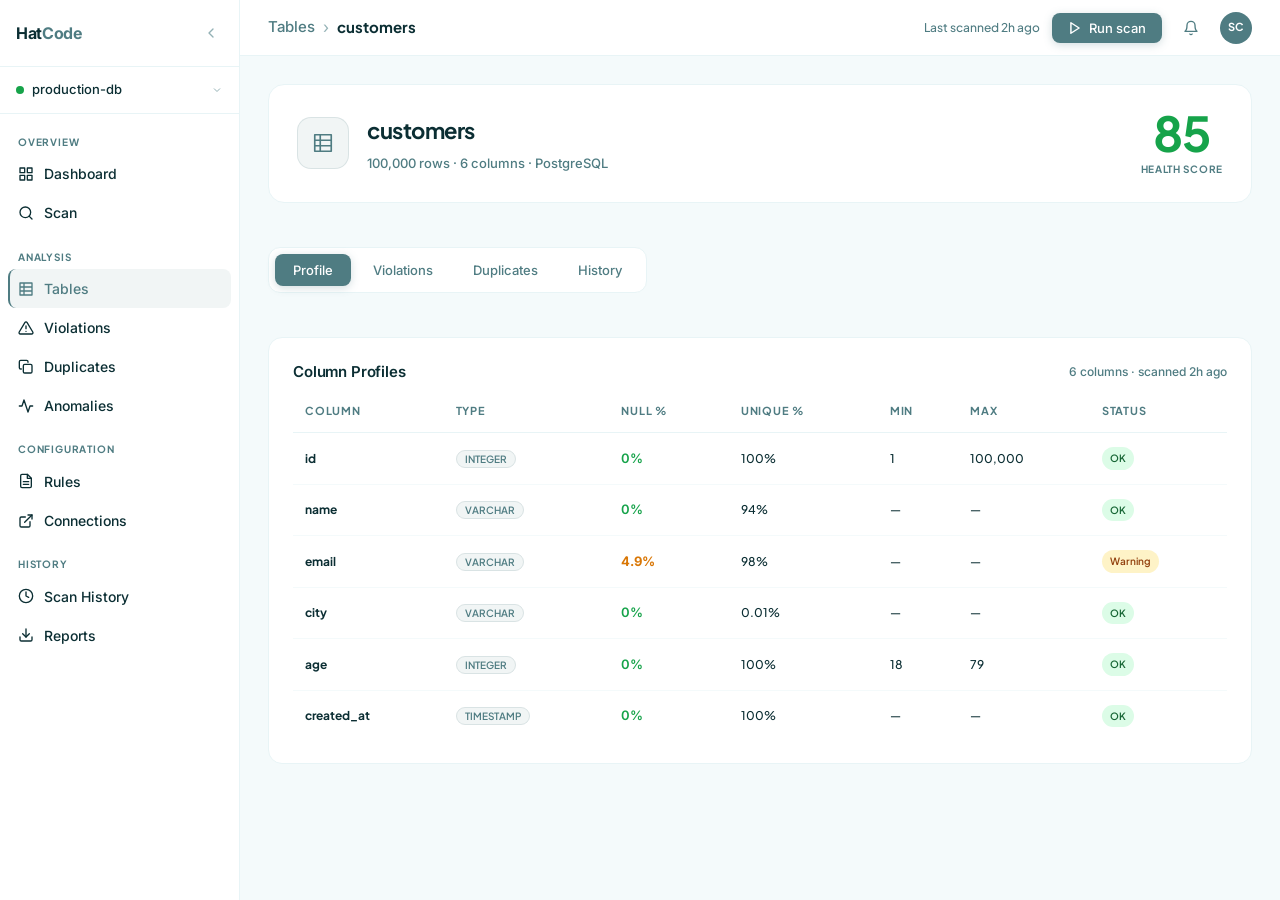
<file: app/table-detail.html>
<!DOCTYPE html>
<html lang="en">
<head>
    <meta charset="UTF-8" />
    <meta name="viewport" content="width=device-width, initial-scale=1.0" />
    <title>Table Detail — HatCode</title>
    <link rel="preconnect" href="https://fonts.googleapis.com" />
    <link rel="preconnect" href="https://fonts.gstatic.com" crossorigin />
    <link href="https://fonts.googleapis.com/css2?family=Inter:wght@300;400;500;600;700&family=Plus+Jakarta+Sans:wght@400;500;600;700&display=swap" rel="stylesheet" />
    <link rel="stylesheet" href="../css/style.css" />
    <link rel="stylesheet" href="../css/app.css" />
    <link rel="stylesheet" href="../css/tables.css" />
</head>
<body class="app-body">

<!-- SIDEBAR -->
<aside class="sidebar" id="sidebar">
    <div class="sidebar-top">
        <a href="../index.html" class="sidebar-logo">Hat<span>Code</span></a>
        <button class="sidebar-collapse" id="sidebar-toggle" aria-label="Collapse sidebar">
            <svg width="16" height="16" viewBox="0 0 24 24" fill="none" stroke="currentColor" stroke-width="2" stroke-linecap="round" stroke-linejoin="round"><path d="M15 18l-6-6 6-6"/></svg>
        </button>
    </div>
    <div class="sidebar-db">
        <div class="sidebar-db-dot active"></div>
        <span class="sidebar-db-name">production-db</span>
        <svg class="sidebar-db-arrow" width="12" height="12" viewBox="0 0 24 24" fill="none" stroke="currentColor" stroke-width="2"><path d="M6 9l6 6 6-6"/></svg>
    </div>
    <nav class="sidebar-nav">
        <div class="nav-section">
            <div class="nav-section-label">Overview</div>
            <a href="dashboard.html" class="nav-item">
                <svg width="16" height="16" viewBox="0 0 24 24" fill="none" stroke="currentColor" stroke-width="2" stroke-linecap="round" stroke-linejoin="round"><rect x="3" y="3" width="7" height="7"/><rect x="14" y="3" width="7" height="7"/><rect x="14" y="14" width="7" height="7"/><rect x="3" y="14" width="7" height="7"/></svg>
                <span>Dashboard</span>
            </a>
            <a href="scan.html" class="nav-item">
                <svg width="16" height="16" viewBox="0 0 24 24" fill="none" stroke="currentColor" stroke-width="2" stroke-linecap="round" stroke-linejoin="round"><circle cx="11" cy="11" r="8"/><path d="M21 21l-4.35-4.35"/></svg>
                <span>Scan</span>
            </a>
        </div>
        <div class="nav-section">
            <div class="nav-section-label">Analysis</div>
            <a href="tables.html" class="nav-item active">
                <svg width="16" height="16" viewBox="0 0 24 24" fill="none" stroke="currentColor" stroke-width="2" stroke-linecap="round" stroke-linejoin="round"><path d="M3 3h18v18H3zM3 9h18M3 15h18M9 3v18"/></svg>
                <span>Tables</span>
            </a>
            <a href="violations.html" class="nav-item">
                <svg width="16" height="16" viewBox="0 0 24 24" fill="none" stroke="currentColor" stroke-width="2" stroke-linecap="round" stroke-linejoin="round"><path d="M10.29 3.86L1.82 18a2 2 0 0 0 1.71 3h16.94a2 2 0 0 0 1.71-3L13.71 3.86a2 2 0 0 0-3.42 0z"/><line x1="12" y1="9" x2="12" y2="13"/><line x1="12" y1="17" x2="12.01" y2="17"/></svg>
                <span>Violations</span>
            </a>
            <a href="duplicates.html" class="nav-item">
                <svg width="16" height="16" viewBox="0 0 24 24" fill="none" stroke="currentColor" stroke-width="2" stroke-linecap="round" stroke-linejoin="round"><rect x="8" y="8" width="13" height="13" rx="2"/><path d="M5 15H4a2 2 0 0 1-2-2V4a2 2 0 0 1 2-2h9a2 2 0 0 1 2 2v1"/></svg>
                <span>Duplicates</span>
            </a>
            <a href="anomalies.html" class="nav-item">
                <svg width="16" height="16" viewBox="0 0 24 24" fill="none" stroke="currentColor" stroke-width="2" stroke-linecap="round" stroke-linejoin="round"><polyline points="22 12 18 12 15 21 9 3 6 12 2 12"/></svg>
                <span>Anomalies</span>
            </a>
        </div>
        <div class="nav-section">
            <div class="nav-section-label">Configuration</div>
            <a href="rules.html" class="nav-item">
                <svg width="16" height="16" viewBox="0 0 24 24" fill="none" stroke="currentColor" stroke-width="2" stroke-linecap="round" stroke-linejoin="round"><path d="M14 2H6a2 2 0 0 0-2 2v16a2 2 0 0 0 2 2h12a2 2 0 0 0 2-2V8z"/><polyline points="14 2 14 8 20 8"/><line x1="16" y1="13" x2="8" y2="13"/><line x1="16" y1="17" x2="8" y2="17"/></svg>
                <span>Rules</span>
            </a>
            <a href="connections.html" class="nav-item">
                <svg width="16" height="16" viewBox="0 0 24 24" fill="none" stroke="currentColor" stroke-width="2" stroke-linecap="round" stroke-linejoin="round"><path d="M18 13v6a2 2 0 0 1-2 2H5a2 2 0 0 1-2-2V8a2 2 0 0 1 2-2h6"/><polyline points="15 3 21 3 21 9"/><line x1="10" y1="14" x2="21" y2="3"/></svg>
                <span>Connections</span>
            </a>
        </div>
        <div class="nav-section">
            <div class="nav-section-label">History</div>
            <a href="history.html" class="nav-item">
                <svg width="16" height="16" viewBox="0 0 24 24" fill="none" stroke="currentColor" stroke-width="2" stroke-linecap="round" stroke-linejoin="round"><circle cx="12" cy="12" r="10"/><polyline points="12 6 12 12 16 14"/></svg>
                <span>Scan History</span>
            </a>
            <a href="reports.html" class="nav-item">
                <svg width="16" height="16" viewBox="0 0 24 24" fill="none" stroke="currentColor" stroke-width="2" stroke-linecap="round" stroke-linejoin="round"><path d="M21 15v4a2 2 0 0 1-2 2H5a2 2 0 0 1-2-2v-4"/><polyline points="7 10 12 15 17 10"/><line x1="12" y1="15" x2="12" y2="3"/></svg>
                <span>Reports</span>
            </a>
        </div>
    </nav>
    <div class="sidebar-bottom"></div>
</aside>

<!-- MAIN -->
<div class="app-main" id="app-main">

    <header class="topbar">
        <div class="topbar-left">
            <div class="breadcrumb">
                <a href="tables.html" class="breadcrumb-link">Tables</a>
                <span class="breadcrumb-sep">›</span>
                <span class="breadcrumb-current" id="breadcrumb-table">customers</span>
            </div>
        </div>
        <div class="topbar-right">
            <span class="topbar-scan-time">Last scanned 2h ago</span>
            <button class="btn-run-scan" onclick="location.href='scan.html'">
                <svg width="14" height="14" viewBox="0 0 24 24" fill="none" stroke="currentColor" stroke-width="2.5" stroke-linecap="round" stroke-linejoin="round"><polygon points="5 3 19 12 5 21 5 3"/></svg>
                Run scan
            </button>
            <button class="topbar-icon-btn" aria-label="Notifications">
                <svg width="16" height="16" viewBox="0 0 24 24" fill="none" stroke="currentColor" stroke-width="2" stroke-linecap="round" stroke-linejoin="round"><path d="M18 8A6 6 0 0 0 6 8c0 7-3 9-3 9h18s-3-2-3-9"/><path d="M13.73 21a2 2 0 0 1-3.46 0"/></svg>
            </button>
            <div class="topbar-avatar">SC</div>
        </div>
    </header>

    <main class="app-content">

        <!-- Table header -->
        <div class="td-header">
            <div class="td-header-left">
                <div class="td-icon">
                    <svg width="22" height="22" viewBox="0 0 24 24" fill="none" stroke="currentColor" stroke-width="1.8" stroke-linecap="round" stroke-linejoin="round"><path d="M3 3h18v18H3zM3 9h18M3 15h18M9 3v18"/></svg>
                </div>
                <div>
                    <h1 class="td-title" id="td-title">customers</h1>
                    <div class="td-meta" id="td-meta">100,000 rows · 6 columns · PostgreSQL</div>
                </div>
            </div>
            <div class="td-header-right">
                <div class="td-health-block">
                    <div class="td-health-val green" id="td-health">85</div>
                    <div class="td-health-label">Health score</div>
                </div>
            </div>
        </div>

        <!-- Tabs -->
        <div class="td-tabs">
            <button class="td-tab active" data-tab="profile">Profile</button>
            <button class="td-tab" data-tab="violations">Violations</button>
            <button class="td-tab" data-tab="duplicates">Duplicates</button>
            <button class="td-tab" data-tab="history">History</button>
        </div>

        <!-- TAB: Profile -->
        <div class="td-tab-content active" id="tab-profile">
            <div class="dash-card">
                <div class="dash-card-header">
                    <h2 class="dash-card-title">Column Profiles</h2>
                    <span class="dash-card-sub">6 columns · scanned 2h ago</span>
                </div>
                <table class="tables-table" id="profile-table">
                    <thead>
                    <tr>
                        <th>Column</th>
                        <th>Type</th>
                        <th>Null %</th>
                        <th>Unique %</th>
                        <th>Min</th>
                        <th>Max</th>
                        <th>Status</th>
                    </tr>
                    </thead>
                    <tbody id="profile-tbody">
                    <!-- filled by JS -->
                    </tbody>
                </table>
            </div>
        </div>

        <!-- TAB: Violations -->
        <div class="td-tab-content" id="tab-violations">
            <div class="dash-card">
                <div class="dash-card-header">
                    <h2 class="dash-card-title">Violations</h2>
                    <span class="dash-card-sub" id="violations-count">3 found</span>
                </div>
                <table class="tables-table">
                    <thead>
                    <tr>
                        <th>Column</th>
                        <th>Rule</th>
                        <th>Severity</th>
                        <th>Affected rows</th>
                        <th>% of total</th>
                        <th>Message</th>
                    </tr>
                    </thead>
                    <tbody id="violations-tbody">
                    <!-- filled by JS -->
                    </tbody>
                </table>
            </div>
        </div>

        <!-- TAB: Duplicates -->
        <div class="td-tab-content" id="tab-duplicates">
            <div class="dash-card">
                <div class="dash-card-header">
                    <h2 class="dash-card-title">Duplicate Groups</h2>
                    <span class="dash-card-sub" id="dups-count">1,419 groups found</span>
                </div>
                <div id="dups-list">
                    <!-- filled by JS -->
                </div>
            </div>
        </div>

        <!-- TAB: History -->
        <div class="td-tab-content" id="tab-history">
            <div class="dash-card">
                <div class="dash-card-header">
                    <h2 class="dash-card-title">Scan History</h2>
                    <span class="dash-card-sub">Last 5 scans for this table</span>
                </div>
                <div class="scan-history-rows" id="history-list">
                    <!-- filled by JS -->
                </div>
            </div>
        </div>

    </main>
</div>

<script src="../js/app.js"></script>
<script src="../js/table-detail.js"></script>
</body>
</html>
</file>
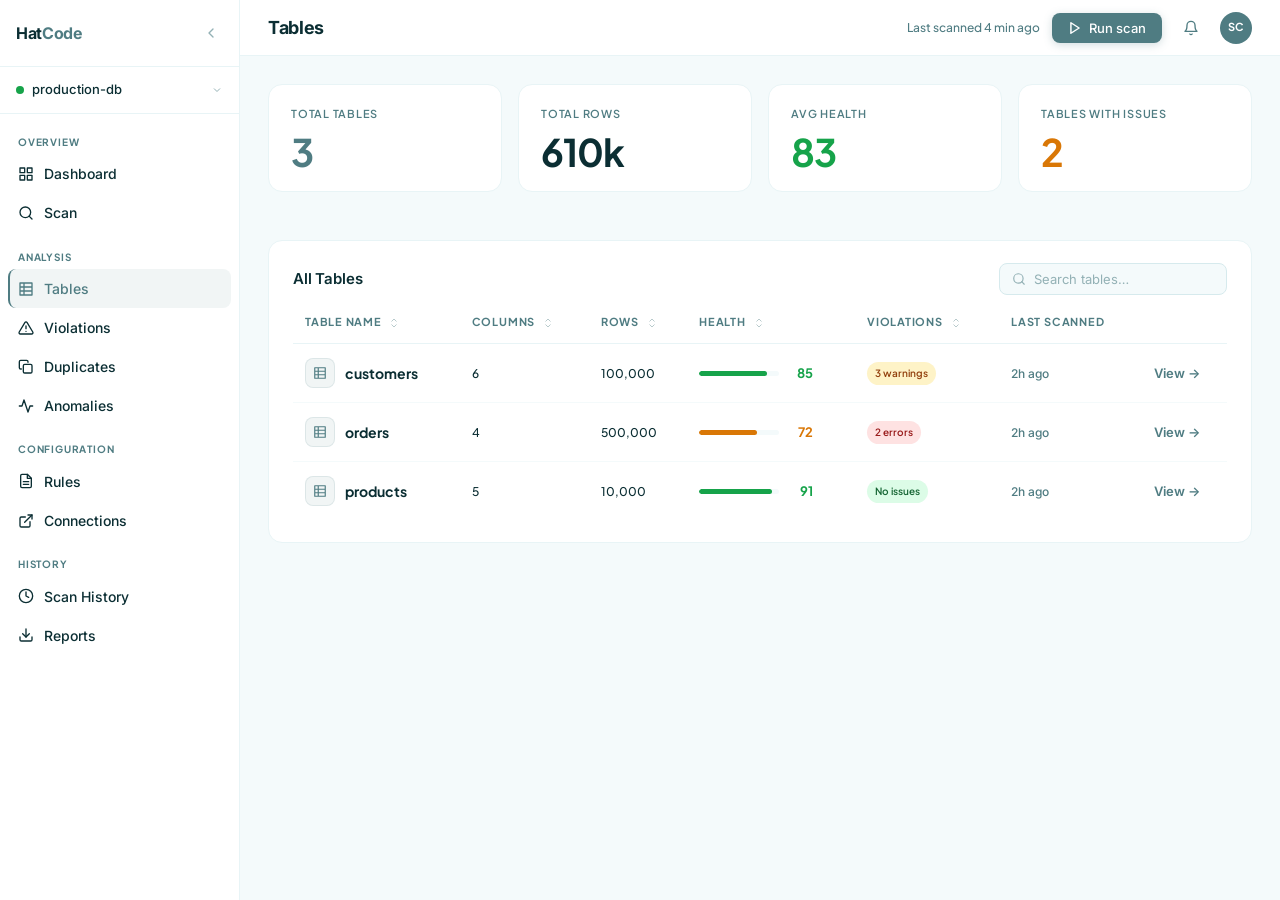
<file: app/tables.html>
<!DOCTYPE html>
<html lang="en">
<head>
    <meta charset="UTF-8" />
    <meta name="viewport" content="width=device-width, initial-scale=1.0" />
    <title>Tables — HatCode</title>
    <link rel="preconnect" href="https://fonts.googleapis.com" />
    <link rel="preconnect" href="https://fonts.gstatic.com" crossorigin />
    <link href="https://fonts.googleapis.com/css2?family=Inter:wght@300;400;500;600;700&family=Plus+Jakarta+Sans:wght@400;500;600;700&display=swap" rel="stylesheet" />
    <link rel="stylesheet" href="../css/style.css" />
    <link rel="stylesheet" href="../css/app.css" />
    <link rel="stylesheet" href="../css/tables.css" />
</head>
<body class="app-body">

<!-- SIDEBAR -->
<aside class="sidebar" id="sidebar">
    <div class="sidebar-top">
        <a href="../index.html" class="sidebar-logo">Hat<span>Code</span></a>
        <button class="sidebar-collapse" id="sidebar-toggle" aria-label="Collapse sidebar">
            <svg width="16" height="16" viewBox="0 0 24 24" fill="none" stroke="currentColor" stroke-width="2" stroke-linecap="round" stroke-linejoin="round"><path d="M15 18l-6-6 6-6"/></svg>
        </button>
    </div>
    <div class="sidebar-db">
        <div class="sidebar-db-dot active"></div>
        <span class="sidebar-db-name">production-db</span>
        <svg class="sidebar-db-arrow" width="12" height="12" viewBox="0 0 24 24" fill="none" stroke="currentColor" stroke-width="2"><path d="M6 9l6 6 6-6"/></svg>
    </div>
    <nav class="sidebar-nav">
        <div class="nav-section">
            <div class="nav-section-label">Overview</div>
            <a href="dashboard.html" class="nav-item">
                <svg width="16" height="16" viewBox="0 0 24 24" fill="none" stroke="currentColor" stroke-width="2" stroke-linecap="round" stroke-linejoin="round"><rect x="3" y="3" width="7" height="7"/><rect x="14" y="3" width="7" height="7"/><rect x="14" y="14" width="7" height="7"/><rect x="3" y="14" width="7" height="7"/></svg>
                <span>Dashboard</span>
            </a>
            <a href="scan.html" class="nav-item">
                <svg width="16" height="16" viewBox="0 0 24 24" fill="none" stroke="currentColor" stroke-width="2" stroke-linecap="round" stroke-linejoin="round"><circle cx="11" cy="11" r="8"/><path d="M21 21l-4.35-4.35"/></svg>
                <span>Scan</span>
            </a>
        </div>
        <div class="nav-section">
            <div class="nav-section-label">Analysis</div>
            <a href="tables.html" class="nav-item active">
                <svg width="16" height="16" viewBox="0 0 24 24" fill="none" stroke="currentColor" stroke-width="2" stroke-linecap="round" stroke-linejoin="round"><path d="M3 3h18v18H3zM3 9h18M3 15h18M9 3v18"/></svg>
                <span>Tables</span>
            </a>
            <a href="violations.html" class="nav-item">
                <svg width="16" height="16" viewBox="0 0 24 24" fill="none" stroke="currentColor" stroke-width="2" stroke-linecap="round" stroke-linejoin="round"><path d="M10.29 3.86L1.82 18a2 2 0 0 0 1.71 3h16.94a2 2 0 0 0 1.71-3L13.71 3.86a2 2 0 0 0-3.42 0z"/><line x1="12" y1="9" x2="12" y2="13"/><line x1="12" y1="17" x2="12.01" y2="17"/></svg>
                <span>Violations</span>
            </a>
            <a href="duplicates.html" class="nav-item">
                <svg width="16" height="16" viewBox="0 0 24 24" fill="none" stroke="currentColor" stroke-width="2" stroke-linecap="round" stroke-linejoin="round"><rect x="8" y="8" width="13" height="13" rx="2"/><path d="M5 15H4a2 2 0 0 1-2-2V4a2 2 0 0 1 2-2h9a2 2 0 0 1 2 2v1"/></svg>
                <span>Duplicates</span>
            </a>
            <a href="anomalies.html" class="nav-item">
                <svg width="16" height="16" viewBox="0 0 24 24" fill="none" stroke="currentColor" stroke-width="2" stroke-linecap="round" stroke-linejoin="round"><polyline points="22 12 18 12 15 21 9 3 6 12 2 12"/></svg>
                <span>Anomalies</span>
            </a>
        </div>
        <div class="nav-section">
            <div class="nav-section-label">Configuration</div>
            <a href="rules.html" class="nav-item">
                <svg width="16" height="16" viewBox="0 0 24 24" fill="none" stroke="currentColor" stroke-width="2" stroke-linecap="round" stroke-linejoin="round"><path d="M14 2H6a2 2 0 0 0-2 2v16a2 2 0 0 0 2 2h12a2 2 0 0 0 2-2V8z"/><polyline points="14 2 14 8 20 8"/><line x1="16" y1="13" x2="8" y2="13"/><line x1="16" y1="17" x2="8" y2="17"/></svg>
                <span>Rules</span>
            </a>
            <a href="connections.html" class="nav-item">
                <svg width="16" height="16" viewBox="0 0 24 24" fill="none" stroke="currentColor" stroke-width="2" stroke-linecap="round" stroke-linejoin="round"><path d="M18 13v6a2 2 0 0 1-2 2H5a2 2 0 0 1-2-2V8a2 2 0 0 1 2-2h6"/><polyline points="15 3 21 3 21 9"/><line x1="10" y1="14" x2="21" y2="3"/></svg>
                <span>Connections</span>
            </a>
        </div>
        <div class="nav-section">
            <div class="nav-section-label">History</div>
            <a href="history.html" class="nav-item">
                <svg width="16" height="16" viewBox="0 0 24 24" fill="none" stroke="currentColor" stroke-width="2" stroke-linecap="round" stroke-linejoin="round"><circle cx="12" cy="12" r="10"/><polyline points="12 6 12 12 16 14"/></svg>
                <span>Scan History</span>
            </a>
            <a href="reports.html" class="nav-item">
                <svg width="16" height="16" viewBox="0 0 24 24" fill="none" stroke="currentColor" stroke-width="2" stroke-linecap="round" stroke-linejoin="round"><path d="M21 15v4a2 2 0 0 1-2 2H5a2 2 0 0 1-2-2v-4"/><polyline points="7 10 12 15 17 10"/><line x1="12" y1="15" x2="12" y2="3"/></svg>
                <span>Reports</span>
            </a>
        </div>
    </nav>
    <div class="sidebar-bottom"></div>
</aside>

<!-- MAIN -->
<div class="app-main" id="app-main">

    <header class="topbar">
        <div class="topbar-left">
            <h1 class="topbar-title">Tables</h1>
        </div>
        <div class="topbar-right">
            <span class="topbar-scan-time">Last scanned 4 min ago</span>
            <button class="btn-run-scan" onclick="location.href='scan.html'">
                <svg width="14" height="14" viewBox="0 0 24 24" fill="none" stroke="currentColor" stroke-width="2.5" stroke-linecap="round" stroke-linejoin="round"><polygon points="5 3 19 12 5 21 5 3"/></svg>
                Run scan
            </button>
            <button class="topbar-icon-btn" aria-label="Notifications">
                <svg width="16" height="16" viewBox="0 0 24 24" fill="none" stroke="currentColor" stroke-width="2" stroke-linecap="round" stroke-linejoin="round"><path d="M18 8A6 6 0 0 0 6 8c0 7-3 9-3 9h18s-3-2-3-9"/><path d="M13.73 21a2 2 0 0 1-3.46 0"/></svg>
            </button>
            <div class="topbar-avatar">SC</div>
        </div>
    </header>

    <main class="app-content">

        <!-- Summary cards -->
        <div class="tables-summary">
            <div class="ts-card">
                <div class="ts-label">Total tables</div>
                <div class="ts-val teal">3</div>
            </div>
            <div class="ts-card">
                <div class="ts-label">Total rows</div>
                <div class="ts-val deep">610k</div>
            </div>
            <div class="ts-card">
                <div class="ts-label">Avg health</div>
                <div class="ts-val green">83</div>
            </div>
            <div class="ts-card">
                <div class="ts-label">Tables with issues</div>
                <div class="ts-val amber">2</div>
            </div>
        </div>

        <!-- Table list -->
        <div class="dash-card">
            <div class="dash-card-header">
                <h2 class="dash-card-title">All Tables</h2>
                <div class="tables-controls">
                    <div class="search-wrap">
                        <svg width="14" height="14" viewBox="0 0 24 24" fill="none" stroke="currentColor" stroke-width="2" stroke-linecap="round" stroke-linejoin="round"><circle cx="11" cy="11" r="8"/><path d="M21 21l-4.35-4.35"/></svg>
                        <input type="text" class="search-input" id="table-search" placeholder="Search tables…" />
                    </div>
                </div>
            </div>

            <table class="tables-table" id="tables-table">
                <thead>
                <tr>
                    <th class="sortable" data-col="name">
                        Table name
                        <svg class="sort-icon" width="12" height="12" viewBox="0 0 24 24" fill="none" stroke="currentColor" stroke-width="2"><path d="M7 15l5 5 5-5"/><path d="M7 9l5-5 5 5"/></svg>
                    </th>
                    <th class="sortable" data-col="columns">Columns
                        <svg class="sort-icon" width="12" height="12" viewBox="0 0 24 24" fill="none" stroke="currentColor" stroke-width="2"><path d="M7 15l5 5 5-5"/><path d="M7 9l5-5 5 5"/></svg>
                    </th>
                    <th class="sortable" data-col="rows">Rows
                        <svg class="sort-icon" width="12" height="12" viewBox="0 0 24 24" fill="none" stroke="currentColor" stroke-width="2"><path d="M7 15l5 5 5-5"/><path d="M7 9l5-5 5 5"/></svg>
                    </th>
                    <th class="sortable" data-col="health">Health
                        <svg class="sort-icon" width="12" height="12" viewBox="0 0 24 24" fill="none" stroke="currentColor" stroke-width="2"><path d="M7 15l5 5 5-5"/><path d="M7 9l5-5 5 5"/></svg>
                    </th>
                    <th class="sortable" data-col="violations">Violations
                        <svg class="sort-icon" width="12" height="12" viewBox="0 0 24 24" fill="none" stroke="currentColor" stroke-width="2"><path d="M7 15l5 5 5-5"/><path d="M7 9l5-5 5 5"/></svg>
                    </th>
                    <th>Last scanned</th>
                    <th></th>
                </tr>
                </thead>
                <tbody id="tables-tbody">
                <tr class="table-row" data-table="customers" onclick="location.href='table-detail.html?table=customers'">
                    <td>
                        <div class="table-name-cell">
                            <div class="table-icon">
                                <svg width="14" height="14" viewBox="0 0 24 24" fill="none" stroke="currentColor" stroke-width="2" stroke-linecap="round" stroke-linejoin="round"><path d="M3 3h18v18H3zM3 9h18M3 15h18M9 3v18"/></svg>
                            </div>
                            <span class="table-name-text">customers</span>
                        </div>
                    </td>
                    <td><span class="mono">6</span></td>
                    <td><span class="mono">100,000</span></td>
                    <td>
                        <div class="health-cell">
                            <div class="health-bar-wrap">
                                <div class="health-bar-fill green" style="width:85%"></div>
                            </div>
                            <span class="health-score green">85</span>
                        </div>
                    </td>
                    <td><span class="badge badge-warn">3 warnings</span></td>
                    <td><span class="time-ago">2h ago</span></td>
                    <td>
                        <a href="table-detail.html?table=customers" class="table-detail-link">
                            View →
                        </a>
                    </td>
                </tr>
                <tr class="table-row" data-table="orders" onclick="location.href='table-detail.html?table=orders'">
                    <td>
                        <div class="table-name-cell">
                            <div class="table-icon">
                                <svg width="14" height="14" viewBox="0 0 24 24" fill="none" stroke="currentColor" stroke-width="2" stroke-linecap="round" stroke-linejoin="round"><path d="M3 3h18v18H3zM3 9h18M3 15h18M9 3v18"/></svg>
                            </div>
                            <span class="table-name-text">orders</span>
                        </div>
                    </td>
                    <td><span class="mono">4</span></td>
                    <td><span class="mono">500,000</span></td>
                    <td>
                        <div class="health-cell">
                            <div class="health-bar-wrap">
                                <div class="health-bar-fill amber" style="width:72%"></div>
                            </div>
                            <span class="health-score amber">72</span>
                        </div>
                    </td>
                    <td><span class="badge badge-err">2 errors</span></td>
                    <td><span class="time-ago">2h ago</span></td>
                    <td>
                        <a href="table-detail.html?table=orders" class="table-detail-link">
                            View →
                        </a>
                    </td>
                </tr>
                <tr class="table-row" data-table="products" onclick="location.href='table-detail.html?table=products'">
                    <td>
                        <div class="table-name-cell">
                            <div class="table-icon">
                                <svg width="14" height="14" viewBox="0 0 24 24" fill="none" stroke="currentColor" stroke-width="2" stroke-linecap="round" stroke-linejoin="round"><path d="M3 3h18v18H3zM3 9h18M3 15h18M9 3v18"/></svg>
                            </div>
                            <span class="table-name-text">products</span>
                        </div>
                    </td>
                    <td><span class="mono">5</span></td>
                    <td><span class="mono">10,000</span></td>
                    <td>
                        <div class="health-cell">
                            <div class="health-bar-wrap">
                                <div class="health-bar-fill green" style="width:91%"></div>
                            </div>
                            <span class="health-score green">91</span>
                        </div>
                    </td>
                    <td><span class="badge badge-ok">No issues</span></td>
                    <td><span class="time-ago">2h ago</span></td>
                    <td>
                        <a href="table-detail.html?table=products" class="table-detail-link">
                            View →
                        </a>
                    </td>
                </tr>
                </tbody>
            </table>
        </div>

    </main>
</div>

<script src="../js/app.js"></script>
<script src="../js/tables.js"></script>
</body>
</html>
</file>
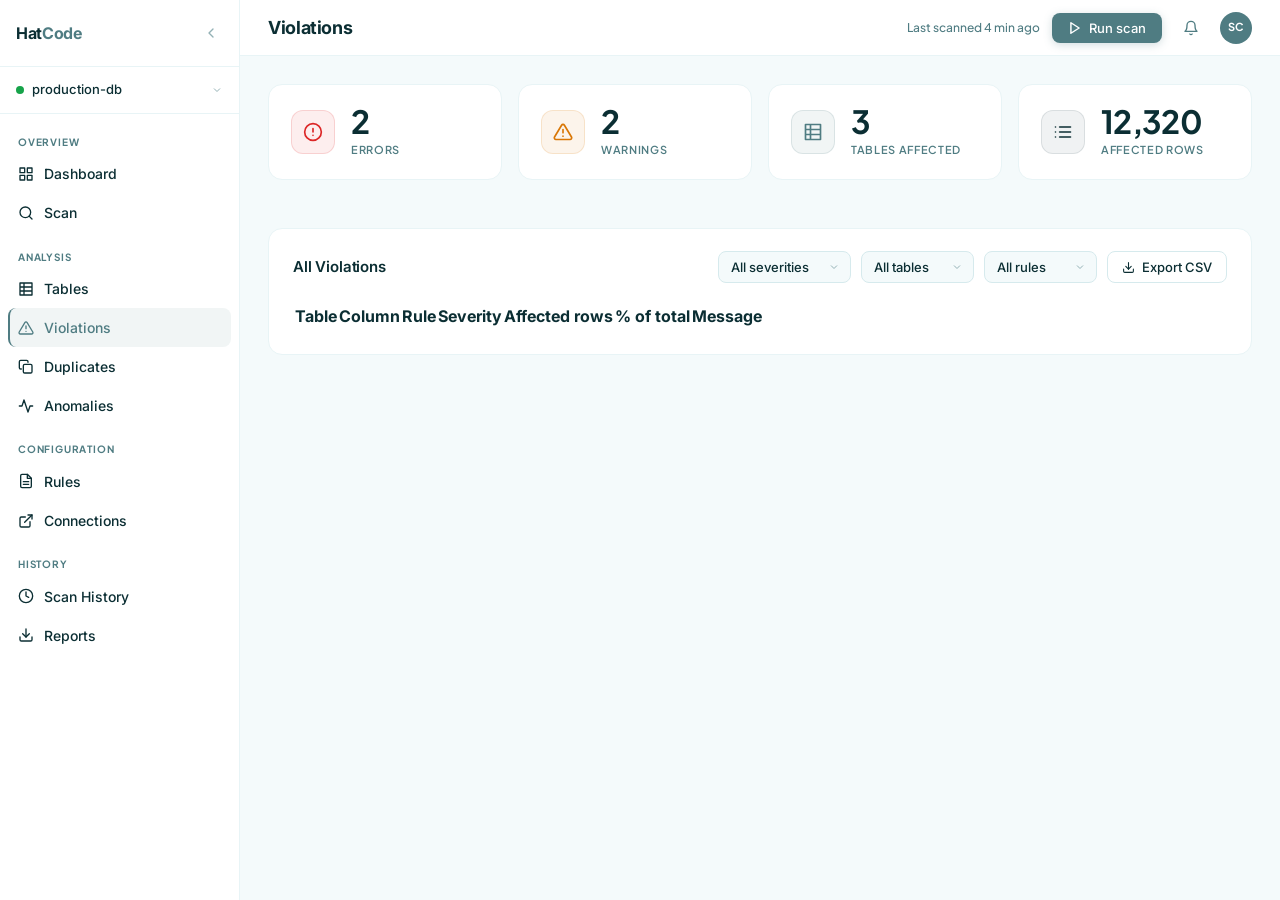
<file: app/violations.html>
<!DOCTYPE html>
<html lang="en">
<head>
    <meta charset="UTF-8" />
    <meta name="viewport" content="width=device-width, initial-scale=1.0" />
    <title>Violations — HatCode</title>
    <link rel="preconnect" href="https://fonts.googleapis.com" />
    <link rel="preconnect" href="https://fonts.gstatic.com" crossorigin />
    <link href="https://fonts.googleapis.com/css2?family=Inter:wght@300;400;500;600;700&family=Plus+Jakarta+Sans:wght@400;500;600;700&display=swap" rel="stylesheet" />
    <link rel="stylesheet" href="../css/style.css" />
    <link rel="stylesheet" href="../css/app.css" />
    <link rel="stylesheet" href="../css/analysis.css" />
</head>
<body class="app-body">

<!-- SIDEBAR -->
<aside class="sidebar" id="sidebar">
    <div class="sidebar-top">
        <a href="../index.html" class="sidebar-logo">Hat<span>Code</span></a>
        <button class="sidebar-collapse" id="sidebar-toggle" aria-label="Collapse sidebar">
            <svg width="16" height="16" viewBox="0 0 24 24" fill="none" stroke="currentColor" stroke-width="2" stroke-linecap="round" stroke-linejoin="round"><path d="M15 18l-6-6 6-6"/></svg>
        </button>
    </div>
    <div class="sidebar-db">
        <div class="sidebar-db-dot active"></div>
        <span class="sidebar-db-name">production-db</span>
        <svg class="sidebar-db-arrow" width="12" height="12" viewBox="0 0 24 24" fill="none" stroke="currentColor" stroke-width="2"><path d="M6 9l6 6 6-6"/></svg>
    </div>
    <nav class="sidebar-nav">
        <div class="nav-section">
            <div class="nav-section-label">Overview</div>
            <a href="dashboard.html" class="nav-item">
                <svg width="16" height="16" viewBox="0 0 24 24" fill="none" stroke="currentColor" stroke-width="2" stroke-linecap="round" stroke-linejoin="round"><rect x="3" y="3" width="7" height="7"/><rect x="14" y="3" width="7" height="7"/><rect x="14" y="14" width="7" height="7"/><rect x="3" y="14" width="7" height="7"/></svg>
                <span>Dashboard</span>
            </a>
            <a href="scan.html" class="nav-item">
                <svg width="16" height="16" viewBox="0 0 24 24" fill="none" stroke="currentColor" stroke-width="2" stroke-linecap="round" stroke-linejoin="round"><circle cx="11" cy="11" r="8"/><path d="M21 21l-4.35-4.35"/></svg>
                <span>Scan</span>
            </a>
        </div>
        <div class="nav-section">
            <div class="nav-section-label">Analysis</div>
            <a href="tables.html" class="nav-item">
                <svg width="16" height="16" viewBox="0 0 24 24" fill="none" stroke="currentColor" stroke-width="2" stroke-linecap="round" stroke-linejoin="round"><path d="M3 3h18v18H3zM3 9h18M3 15h18M9 3v18"/></svg>
                <span>Tables</span>
            </a>
            <a href="violations.html" class="nav-item active">
                <svg width="16" height="16" viewBox="0 0 24 24" fill="none" stroke="currentColor" stroke-width="2" stroke-linecap="round" stroke-linejoin="round"><path d="M10.29 3.86L1.82 18a2 2 0 0 0 1.71 3h16.94a2 2 0 0 0 1.71-3L13.71 3.86a2 2 0 0 0-3.42 0z"/><line x1="12" y1="9" x2="12" y2="13"/><line x1="12" y1="17" x2="12.01" y2="17"/></svg>
                <span>Violations</span>
            </a>
            <a href="duplicates.html" class="nav-item">
                <svg width="16" height="16" viewBox="0 0 24 24" fill="none" stroke="currentColor" stroke-width="2" stroke-linecap="round" stroke-linejoin="round"><rect x="8" y="8" width="13" height="13" rx="2"/><path d="M5 15H4a2 2 0 0 1-2-2V4a2 2 0 0 1 2-2h9a2 2 0 0 1 2 2v1"/></svg>
                <span>Duplicates</span>
            </a>
            <a href="anomalies.html" class="nav-item">
                <svg width="16" height="16" viewBox="0 0 24 24" fill="none" stroke="currentColor" stroke-width="2" stroke-linecap="round" stroke-linejoin="round"><polyline points="22 12 18 12 15 21 9 3 6 12 2 12"/></svg>
                <span>Anomalies</span>
            </a>
        </div>
        <div class="nav-section">
            <div class="nav-section-label">Configuration</div>
            <a href="rules.html" class="nav-item">
                <svg width="16" height="16" viewBox="0 0 24 24" fill="none" stroke="currentColor" stroke-width="2" stroke-linecap="round" stroke-linejoin="round"><path d="M14 2H6a2 2 0 0 0-2 2v16a2 2 0 0 0 2 2h12a2 2 0 0 0 2-2V8z"/><polyline points="14 2 14 8 20 8"/><line x1="16" y1="13" x2="8" y2="13"/><line x1="16" y1="17" x2="8" y2="17"/></svg>
                <span>Rules</span>
            </a>
            <a href="connections.html" class="nav-item">
                <svg width="16" height="16" viewBox="0 0 24 24" fill="none" stroke="currentColor" stroke-width="2" stroke-linecap="round" stroke-linejoin="round"><path d="M18 13v6a2 2 0 0 1-2 2H5a2 2 0 0 1-2-2V8a2 2 0 0 1 2-2h6"/><polyline points="15 3 21 3 21 9"/><line x1="10" y1="14" x2="21" y2="3"/></svg>
                <span>Connections</span>
            </a>
        </div>
        <div class="nav-section">
            <div class="nav-section-label">History</div>
            <a href="history.html" class="nav-item">
                <svg width="16" height="16" viewBox="0 0 24 24" fill="none" stroke="currentColor" stroke-width="2" stroke-linecap="round" stroke-linejoin="round"><circle cx="12" cy="12" r="10"/><polyline points="12 6 12 12 16 14"/></svg>
                <span>Scan History</span>
            </a>
            <a href="reports.html" class="nav-item">
                <svg width="16" height="16" viewBox="0 0 24 24" fill="none" stroke="currentColor" stroke-width="2" stroke-linecap="round" stroke-linejoin="round"><path d="M21 15v4a2 2 0 0 1-2 2H5a2 2 0 0 1-2-2v-4"/><polyline points="7 10 12 15 17 10"/><line x1="12" y1="15" x2="12" y2="3"/></svg>
                <span>Reports</span>
            </a>
        </div>
    </nav>
    <div class="sidebar-bottom"></div>
</aside>

<div class="app-main" id="app-main">
    <header class="topbar">
        <div class="topbar-left">
            <h1 class="topbar-title">Violations</h1>
        </div>
        <div class="topbar-right">
            <span class="topbar-scan-time">Last scanned 4 min ago</span>
            <button class="btn-run-scan" onclick="location.href='scan.html'">
                <svg width="14" height="14" viewBox="0 0 24 24" fill="none" stroke="currentColor" stroke-width="2.5" stroke-linecap="round" stroke-linejoin="round"><polygon points="5 3 19 12 5 21 5 3"/></svg>
                Run scan
            </button>
            <button class="topbar-icon-btn" aria-label="Notifications">
                <svg width="16" height="16" viewBox="0 0 24 24" fill="none" stroke="currentColor" stroke-width="2" stroke-linecap="round" stroke-linejoin="round"><path d="M18 8A6 6 0 0 0 6 8c0 7-3 9-3 9h18s-3-2-3-9"/><path d="M13.73 21a2 2 0 0 1-3.46 0"/></svg>
            </button>
            <div class="topbar-avatar">SC</div>
        </div>
    </header>

    <main class="app-content">

        <!-- Summary -->
        <div class="analysis-summary">
            <div class="as-card red">
                <div class="as-icon">
                    <svg width="20" height="20" viewBox="0 0 24 24" fill="none" stroke="currentColor" stroke-width="2" stroke-linecap="round" stroke-linejoin="round"><circle cx="12" cy="12" r="10"/><line x1="12" y1="8" x2="12" y2="12"/><line x1="12" y1="16" x2="12.01" y2="16"/></svg>
                </div>
                <div>
                    <div class="as-val">2</div>
                    <div class="as-label">Errors</div>
                </div>
            </div>
            <div class="as-card amber">
                <div class="as-icon">
                    <svg width="20" height="20" viewBox="0 0 24 24" fill="none" stroke="currentColor" stroke-width="2" stroke-linecap="round" stroke-linejoin="round"><path d="M10.29 3.86L1.82 18a2 2 0 0 0 1.71 3h16.94a2 2 0 0 0 1.71-3L13.71 3.86a2 2 0 0 0-3.42 0z"/><line x1="12" y1="9" x2="12" y2="13"/><line x1="12" y1="17" x2="12.01" y2="17"/></svg>
                </div>
                <div>
                    <div class="as-val">2</div>
                    <div class="as-label">Warnings</div>
                </div>
            </div>
            <div class="as-card teal">
                <div class="as-icon">
                    <svg width="20" height="20" viewBox="0 0 24 24" fill="none" stroke="currentColor" stroke-width="2" stroke-linecap="round" stroke-linejoin="round"><path d="M3 3h18v18H3zM3 9h18M3 15h18M9 3v18"/></svg>
                </div>
                <div>
                    <div class="as-val">3</div>
                    <div class="as-label">Tables affected</div>
                </div>
            </div>
            <div class="as-card deep">
                <div class="as-icon">
                    <svg width="20" height="20" viewBox="0 0 24 24" fill="none" stroke="currentColor" stroke-width="2" stroke-linecap="round" stroke-linejoin="round"><line x1="8" y1="6" x2="21" y2="6"/><line x1="8" y1="12" x2="21" y2="12"/><line x1="8" y1="18" x2="21" y2="18"/><line x1="3" y1="6" x2="3.01" y2="6"/><line x1="3" y1="12" x2="3.01" y2="12"/><line x1="3" y1="18" x2="3.01" y2="18"/></svg>
                </div>
                <div>
                    <div class="as-val">12,320</div>
                    <div class="as-label">Affected rows</div>
                </div>
            </div>
        </div>

        <!-- Filters + Table -->
        <div class="dash-card">
            <div class="dash-card-header">
                <h2 class="dash-card-title">All Violations</h2>
                <div class="filter-row">
                    <select class="filter-select" id="filter-severity">
                        <option value="">All severities</option>
                        <option value="err">Errors only</option>
                        <option value="warn">Warnings only</option>
                    </select>
                    <select class="filter-select" id="filter-table">
                        <option value="">All tables</option>
                        <option value="customers">customers</option>
                        <option value="orders">orders</option>
                        <option value="products">products</option>
                    </select>
                    <select class="filter-select" id="filter-rule">
                        <option value="">All rules</option>
                        <option value="NOT_NULL">NOT_NULL</option>
                        <option value="RANGE">RANGE</option>
                    </select>
                    <button class="btn-export" id="btn-export">
                        <svg width="13" height="13" viewBox="0 0 24 24" fill="none" stroke="currentColor" stroke-width="2" stroke-linecap="round" stroke-linejoin="round"><path d="M21 15v4a2 2 0 0 1-2 2H5a2 2 0 0 1-2-2v-4"/><polyline points="7 10 12 15 17 10"/><line x1="12" y1="15" x2="12" y2="3"/></svg>
                        Export CSV
                    </button>
                </div>
            </div>

            <table class="tables-table" id="violations-table">
                <thead>
                <tr>
                    <th>Table</th>
                    <th>Column</th>
                    <th>Rule</th>
                    <th>Severity</th>
                    <th>Affected rows</th>
                    <th>% of total</th>
                    <th>Message</th>
                    <th></th>
                </tr>
                </thead>
                <tbody id="violations-tbody"></tbody>
            </table>
        </div>

    </main>
</div>

<script src="../js/app.js"></script>
<script src="../js/analysis.js"></script>
<script src="../js/violations.js"></script>
</body>
</html>
</file>
<file: css/style.css>
/* ─── TOKENS ─────────────────────────────────────────────── */
:root {
    --deep:          #0B2E33;
    --mid:           #4F7C82;
    --slate:         #93B1B5;
    --powder:        #B8E3E9;
    --canvas:        #F4FAFB;
    --white:         #FFFFFF;
    --border:        #D6EAED;
    --border-subtle: #E8F4F6;
    --success:       #16A34A;
    --warning:       #D97706;
    --danger:        #DC2626;
    --text-1:        #0B2E33;
    --text-2:        #4F7C82;
    --text-3:        #93B1B5;
    --sans:          'Inter', system-ui, sans-serif;
    --data:          'Plus Jakarta Sans', system-ui, sans-serif;
    --sh-sm:         0 1px 4px rgba(11,46,51,0.06);
    --sh-md:         0 4px 20px rgba(11,46,51,0.09);
    --sh-lg:         0 16px 48px rgba(11,46,51,0.13);
}

/* ─── RESET ──────────────────────────────────────────────── */
*, *::before, *::after { box-sizing: border-box; margin: 0; padding: 0; }
html { scroll-behavior: smooth; }
body {
    font-family: var(--sans);
    font-size: 16px;
    line-height: 1.65;
    color: var(--text-1);
    background: var(--white);
    -webkit-font-smoothing: antialiased;
    overflow-x: hidden;
}
a { color: inherit; text-decoration: none; }
button { font-family: inherit; cursor: pointer; border: none; background: none; }

/* ─── LAYOUT ─────────────────────────────────────────────── */
.wrap    { max-width: 1400px; margin: 0 auto; padding: 0 60px; }
.wrap-md { max-width: 1100px; margin: 0 auto; padding: 0 60px; }
.wrap-sm { max-width: 860px;  margin: 0 auto; padding: 0 60px; }

/* ─── GRADIENT HEADING ───────────────────────────────────── */
.gradient-heading {
    background: linear-gradient(135deg, var(--deep) 0%, var(--mid) 55%, var(--powder) 100%);
    -webkit-background-clip: text;
    -webkit-text-fill-color: transparent;
    background-clip: text;
}

/* ─── NAV ────────────────────────────────────────────────── */
.nav {
    position: fixed; top: 0; left: 0; right: 0; z-index: 200;
    height: 64px;
    background: rgba(255,255,255,0.88);
    backdrop-filter: blur(16px);
    -webkit-backdrop-filter: blur(16px);
    border-bottom: 1px solid rgba(214,234,237,0.6);
}
.nav-inner {
    max-width: 1400px; margin: 0 auto; padding: 0 60px;
    height: 100%; display: flex; align-items: center;
}
.logo {
    font-size: 17px; font-weight: 700;
    color: var(--deep); letter-spacing: -0.02em;
}
.logo span { color: var(--mid); }
.nav-links {
    display: flex; gap: 2px; list-style: none; margin-left: 36px;
}
.nav-links a {
    font-size: 14px; font-weight: 400; color: var(--text-2);
    padding: 6px 13px; border-radius: 6px;
    transition: color 0.15s, background 0.15s;
}
.nav-links a:hover { color: var(--deep); background: var(--canvas); }
.nav-right { margin-left: auto; display: flex; align-items: center; gap: 8px; }
.btn-ghost {
    font-size: 14px; font-weight: 500; color: var(--text-1);
    padding: 8px 16px; border-radius: 6px;
    transition: background 0.15s;
}
.btn-ghost:hover { background: var(--canvas); }
.btn-nav {
    font-size: 14px; font-weight: 500; color: var(--white);
    background: var(--mid); padding: 8px 20px;
    border-radius: 9999px;
    transition: background 0.15s, transform 0.1s;
}
.btn-nav:hover { background: var(--deep); transform: translateY(-1px); }

/* ─── HERO ───────────────────────────────────────────────── */
.hero {
    min-height: 100vh;
    padding: 160px 40px 80px;
    display: flex; flex-direction: column;
    align-items: center; text-align: center;
    position: relative; overflow: hidden;
}
.hero::before {
    content: '';
    position: absolute; inset: 0; z-index: 0;
    background: radial-gradient(ellipse 900px 600px at 50% 0%,
    rgba(184,227,233,0.18) 0%, transparent 70%);
    pointer-events: none;
}
.hero > * { position: relative; z-index: 1; }

.hero-label {
    display: inline-flex; align-items: center; gap: 8px;
    font-family: var(--data); font-size: 13px; font-weight: 500;
    color: var(--mid); letter-spacing: 0.05em; text-transform: uppercase;
    margin-bottom: 32px;
}
.hero-pip {
    width: 7px; height: 7px; border-radius: 50%;
    background: var(--mid);
    display: inline-block;
    animation: blink 2.4s ease-in-out infinite;
}
@keyframes blink {
    0%,100% { opacity: 1; } 50% { opacity: 0.35; }
}

.hero-h1 {
    font-size: clamp(42px, 7vw, 80px);
    font-weight: 700; line-height: 1.05;
    letter-spacing: -0.035em; color: var(--deep);
    max-width: 820px; margin-bottom: 28px;
}
.hero-sub {
    font-size: 18px; font-weight: 400; color: var(--text-2);
    max-width: 480px; line-height: 1.7; margin-bottom: 44px;
}
.hero-ctas {
    display: flex; gap: 12px; align-items: center;
    justify-content: center; margin-bottom: 72px;
}
.btn-cta-primary {
    font-size: 16px; font-weight: 500; color: var(--white);
    background: var(--mid); padding: 15px 32px;
    border-radius: 9999px;
    box-shadow: 0 2px 16px rgba(79,124,130,0.35);
    transition: background 0.18s, transform 0.12s, box-shadow 0.18s;
    display: inline-block;
}
.btn-cta-primary:hover {
    background: var(--deep); transform: translateY(-2px);
    box-shadow: 0 6px 24px rgba(11,46,51,0.22);
}
.btn-cta-secondary {
    font-size: 16px; font-weight: 500; color: var(--text-2);
    padding: 15px 28px; border-radius: 9999px;
    border: 1px solid var(--border);
    transition: border-color 0.15s, color 0.15s, background 0.15s;
    display: inline-block;
}
.btn-cta-secondary:hover {
    border-color: var(--mid); color: var(--deep);
    background: rgba(79,124,130,0.04);
}

/* ─── HERO CARD ──────────────────────────────────────────── */
.hero-card-wrap {
    width: 100%; max-width: 960px; position: relative;
}
.hero-card-wrap::before {
    content: '';
    position: absolute; bottom: -32px; left: 10%; right: 10%;
    height: 60px;
    background: radial-gradient(ellipse, rgba(79,124,130,0.22) 0%, transparent 70%);
    filter: blur(16px); pointer-events: none;
}
.hero-card {
    background: var(--white); border: 1px solid var(--border);
    border-radius: 20px; box-shadow: var(--sh-lg); overflow: hidden;
}
.card-titlebar {
    height: 38px; background: var(--canvas);
    border-bottom: 1px solid var(--border-subtle);
    display: flex; align-items: center; padding: 0 16px; gap: 7px;
}
.tbar-dot { width: 10px; height: 10px; border-radius: 50%; }
.tbar-dot:nth-child(1) { background: #FC605B; }
.tbar-dot:nth-child(2) { background: #FDBC40; }
.tbar-dot:nth-child(3) { background: #34C749; }
.tbar-title {
    margin-left: 10px; font-family: var(--data);
    font-size: 11px; font-weight: 500; color: var(--text-3);
}
.card-body { padding: 24px; }
.card-metrics {
    display: grid; grid-template-columns: repeat(4,1fr);
    gap: 10px; margin-bottom: 20px;
}
.card-metric {
    background: var(--canvas); border: 1px solid var(--border-subtle);
    border-radius: 12px; padding: 14px 12px;
}
.cm-label {
    font-family: var(--data); font-size: 10px; font-weight: 500;
    color: var(--text-3); text-transform: uppercase;
    letter-spacing: 0.06em; margin-bottom: 7px;
}
.cm-val {
    font-family: var(--data); font-size: 28px; font-weight: 700;
    line-height: 1; letter-spacing: -0.02em;
}
.cm-val.green { color: var(--success); }
.cm-val.amber { color: var(--warning); }
.cm-val.teal  { color: var(--mid); }
.card-scan { margin-bottom: 18px; }
.scan-row {
    display: flex; justify-content: space-between;
    font-family: var(--data); font-size: 11px; color: var(--text-3);
    margin-bottom: 7px;
}
.scan-track {
    height: 5px; border-radius: 9999px;
    background: var(--canvas); border: 1px solid var(--border-subtle);
    overflow: hidden;
}
.scan-fill {
    height: 100%; border-radius: 9999px; width: 0%;
    background: linear-gradient(90deg, var(--mid), var(--powder));
    transition: width 2.8s cubic-bezier(0.4,0,0.2,1);
}
.card-table { width: 100%; border-collapse: collapse; }
.card-table th {
    font-family: var(--data); font-size: 10px; font-weight: 500;
    color: var(--text-3); text-transform: uppercase;
    letter-spacing: 0.06em; text-align: left;
    padding: 6px 8px; border-bottom: 1px solid var(--border-subtle);
}
.card-table td {
    font-family: var(--data); font-size: 12px; color: var(--text-1);
    padding: 8px 8px; border-bottom: 1px solid var(--canvas);
}
.card-table tr:last-child td { border-bottom: none; }
.pill {
    display: inline-block; font-family: var(--data);
    font-size: 10px; font-weight: 600;
    padding: 2px 8px; border-radius: 9999px;
}
.pill-warn { background: #FEF3C7; color: #92400E; }
.pill-err  { background: #FEE2E2; color: #991B1B; }
.pill-ok   { background: #DCFCE7; color: #166534; }

/* ─── SECTION SHARED ─────────────────────────────────────── */
.section-eyebrow {
    font-family: var(--data); font-size: 12px; font-weight: 500;
    color: var(--mid); letter-spacing: 0.08em; text-transform: uppercase;
    margin-bottom: 20px;
}
.section-h2 {
    font-size: clamp(32px, 4.5vw, 48px); font-weight: 700;
    letter-spacing: -0.03em; color: var(--deep);
    line-height: 1.12; margin-bottom: 16px;
}
.section-lead {
    font-size: 17px; color: var(--text-2); line-height: 1.7;
    max-width: 560px;
}
.section-lead.center { margin: 0 auto; text-align: center; }

/* ─── PROBLEM ────────────────────────────────────────────── */
.s-problem { padding: 130px 0; text-align: center; }
.problem-cards {
    display: grid; grid-template-columns: repeat(3,1fr);
    gap: 20px; margin-top: 64px; text-align: left;
}
.prob-card {
    border: 1px solid var(--border); border-radius: 20px;
    padding: 36px 30px;
    transition: border-color 0.2s, box-shadow 0.2s, transform 0.2s;
}
.prob-card:hover {
    border-color: var(--powder); box-shadow: var(--sh-md);
    transform: translateY(-4px);
}
.prob-icon { width: 52px; height: 52px; margin-bottom: 24px; }
.prob-card h3 {
    font-size: 17px; font-weight: 700; color: var(--deep);
    letter-spacing: -0.02em; margin-bottom: 10px;
}
.prob-card p { font-size: 14px; color: var(--text-2); line-height: 1.65; }
.prob-tagline {
    display: block; margin-top: 16px;
    font-size: 13px; font-style: italic; color: var(--text-3);
}

/* ─── HOW IT WORKS ───────────────────────────────────────── */
.s-how {
    padding: 130px 0; background: var(--canvas);
    border-top: 1px solid var(--border-subtle);
    border-bottom: 1px solid var(--border-subtle);
    text-align: center;
}
.how-steps {
    display: grid; grid-template-columns: repeat(3,1fr);
    gap: 0; margin-top: 72px; position: relative;
}
.how-steps::after {
    content: ''; position: absolute; top: 32px;
    left: calc(16.66% + 32px); right: calc(16.66% + 32px);
    height: 1px; background: var(--border); z-index: 0;
}
.how-step {
    display: flex; flex-direction: column;
    align-items: center; text-align: center;
    padding: 0 36px; position: relative; z-index: 1;
}
.how-num {
    width: 64px; height: 64px; border-radius: 50%;
    background: var(--white); border: 1px solid var(--border);
    display: flex; align-items: center; justify-content: center;
    font-family: var(--data); font-size: 15px; font-weight: 600;
    color: var(--mid); margin-bottom: 28px; box-shadow: var(--sh-sm);
}
.how-step h3 {
    font-size: 17px; font-weight: 700; color: var(--deep);
    margin-bottom: 10px; letter-spacing: -0.02em;
}
.how-step p { font-size: 14px; color: var(--text-2); line-height: 1.65; }

/* ─── FEATURES ───────────────────────────────────────────── */
.s-features { padding: 130px 0; }
.features-header { text-align: center; margin-bottom: 100px; }
.feat-row {
    display: grid; grid-template-columns: 1fr 1fr;
    gap: 100px; align-items: center; margin-bottom: 120px;
}
.feat-row:last-child { margin-bottom: 0; }
.feat-row.flip { direction: rtl; }
.feat-row.flip > * { direction: ltr; }
.feat-tag {
    display: inline-block; font-family: var(--data);
    font-size: 11px; font-weight: 600; color: var(--mid);
    background: rgba(79,124,130,0.07);
    border: 1px solid rgba(79,124,130,0.18);
    padding: 4px 12px; border-radius: 9999px;
    letter-spacing: 0.04em; text-transform: uppercase;
    margin-bottom: 20px;
}
.feat-h3 {
    font-size: clamp(22px, 3vw, 28px); font-weight: 700;
    color: var(--deep); letter-spacing: -0.025em;
    line-height: 1.2; margin-bottom: 16px;
}
.feat-p {
    font-size: 15px; color: var(--text-2);
    line-height: 1.75; margin-bottom: 24px;
}
.feat-link {
    font-size: 14px; font-weight: 500; color: var(--mid);
    display: inline-flex; align-items: center; gap: 6px;
    transition: gap 0.15s, color 0.15s;
}
.feat-link:hover { gap: 10px; color: var(--deep); }
.feat-mockup {
    border: 1px solid var(--border); border-radius: 20px;
    overflow: hidden; box-shadow: var(--sh-md); background: var(--white);
}
.mockup-bar {
    background: var(--canvas); border-bottom: 1px solid var(--border-subtle);
    padding: 12px 18px; font-family: var(--data);
    font-size: 11px; font-weight: 500; color: var(--text-3);
}
.mockup-body { padding: 22px; }
.prof-head {
    display: grid; grid-template-columns: 1.6fr 1fr 1fr 1fr;
    font-family: var(--data); font-size: 10px; font-weight: 600;
    color: var(--text-3); text-transform: uppercase; letter-spacing: 0.06em;
    padding: 0 8px 10px; border-bottom: 1px solid var(--border-subtle);
    margin-bottom: 4px;
}
.prof-row {
    display: grid; grid-template-columns: 1.6fr 1fr 1fr 1fr;
    font-family: var(--data); font-size: 12px;
    padding: 9px 8px; border-bottom: 1px solid var(--canvas);
    align-items: center;
}
.prof-row:last-child { border-bottom: none; }
.prf-name { color: var(--deep); font-weight: 500; }
.prf-type { color: var(--text-3); }
.prf-ok   { color: var(--success); }
.prf-warn { color: var(--warning); }
.prf-uni  { color: var(--mid); }
.yaml-editor { font-family: var(--data); font-size: 12.5px; line-height: 1.9; }
.yl { display: flex; gap: 14px; }
.yn { color: var(--text-3); min-width: 18px; text-align: right; user-select: none; }
.yk { color: var(--mid); }
.yv { color: var(--deep); }
.ys { color: var(--success); }
.ynum { color: var(--warning); }
.yc { color: var(--text-3); font-style: italic; }
.yi  { padding-left: 16px; }
.yii { padding-left: 32px; }
.dup {
    display: flex; align-items: center; justify-content: space-between;
    background: var(--canvas); border: 1px solid var(--border-subtle);
    border-radius: 12px; padding: 14px 16px; margin-bottom: 10px;
}
.dup:last-child { margin-bottom: 0; }
.dup-sim {
    font-family: var(--data); font-size: 10px; font-weight: 500;
    color: var(--warning); margin-bottom: 6px;
    text-transform: uppercase; letter-spacing: 0.04em;
}
.dup-vals {
    font-family: var(--data); font-size: 12.5px; color: var(--deep);
    display: flex; align-items: center; gap: 10px;
}
.dup-arr { color: var(--text-3); }
.dup-btn {
    font-family: var(--data); font-size: 11px; font-weight: 500;
    color: var(--mid); background: rgba(79,124,130,0.08);
    border: 1px solid rgba(79,124,130,0.2); border-radius: 6px;
    padding: 5px 12px; cursor: pointer;
    transition: background 0.15s; white-space: nowrap;
}
.dup-btn:hover { background: rgba(79,124,130,0.16); }

/* ─── METRICS ────────────────────────────────────────────── */
.s-metrics { background: var(--deep); padding: 100px 0; }
.met-grid {
    display: grid; grid-template-columns: repeat(3,1fr);
    max-width: 800px; margin: 0 auto; padding: 0 40px;
}
.met-item { text-align: center; padding: 0 48px; position: relative; }
.met-item+.met-item::before {
    content: ''; position: absolute;
    left: 0; top: 15%; bottom: 15%;
    width: 1px; background: rgba(184,227,233,0.12);
}
.met-num {
    font-family: var(--data); font-size: 58px; font-weight: 700;
    color: var(--white); line-height: 1;
    letter-spacing: -0.04em; margin-bottom: 10px;
}
.met-line {
    width: 44px; height: 2px; background: var(--powder);
    margin: 0 auto 14px;
}
.met-desc { font-size: 13px; color: var(--slate); letter-spacing: 0.01em; }

/* ─── FINAL CTA ──────────────────────────────────────────── */
.s-cta { padding: 160px 40px; text-align: center; }
.cta-h2 {
    font-size: clamp(36px, 5vw, 56px); font-weight: 700;
    color: var(--deep); letter-spacing: -0.03em;
    line-height: 1.1; margin-bottom: 20px;
}
.cta-sub {
    font-size: 17px; color: var(--text-2); line-height: 1.65;
    margin-bottom: 48px;
}
.cta-actions {
    display: flex; gap: 14px; justify-content: center;
    align-items: center; margin-bottom: 28px;
}
.cta-note {
    font-family: var(--data); font-size: 12px;
    color: var(--text-3); letter-spacing: 0.03em;
}

/* ─── FOOTER ─────────────────────────────────────────────── */
.footer {
    background: var(--deep);
    border-top: 1px solid rgba(184,227,233,0.12); padding: 28px 0;
}
.footer-inner {
    max-width: 1120px; margin: 0 auto; padding: 0 40px;
    display: flex; align-items: center; justify-content: space-between;
}
.footer-logo { font-size: 15px; font-weight: 700; color: var(--white); }
.footer-logo span { color: var(--powder); }
.footer-copy { font-size: 12px; color: var(--slate); }
.footer-links { display: flex; gap: 24px; list-style: none; }
.footer-links a {
    font-size: 12px; color: var(--slate); transition: color 0.15s;
}
.footer-links a:hover { color: var(--powder); }

/* ─── SCROLL ANIMATIONS ──────────────────────────────────── */
.appear {
    opacity: 0; transform: translateY(24px);
    transition: opacity 0.55s ease, transform 0.55s ease;
}
.appear.in { opacity: 1; transform: none; }
.appear.d1 { transition-delay: 0.08s; }
.appear.d2 { transition-delay: 0.16s; }
.appear.d3 { transition-delay: 0.24s; }

/* ─── RESPONSIVE ─────────────────────────────────────────── */
@media (max-width: 960px) {
    .hero { padding: 130px 24px 60px; }
    .feat-row, .feat-row.flip { grid-template-columns: 1fr; direction: ltr; gap: 48px; }
    .problem-cards, .how-steps { grid-template-columns: 1fr; }
    .how-steps::after { display: none; }
    .met-grid { grid-template-columns: 1fr; gap: 48px; }
    .met-item+.met-item::before { display: none; }
    .card-metrics { grid-template-columns: repeat(2,1fr); }
}
@media (max-width: 640px) {
    .wrap, .wrap-md, .wrap-sm { padding: 0 20px; }
    .hero-sub { font-size: 16px; }
    .hero-ctas { flex-direction: column; }
    .nav-links { display: none; }
    .footer-inner { flex-direction: column; gap: 16px; text-align: center; }
    .cta-actions { flex-direction: column; }
}
@media (prefers-reduced-motion: reduce) {
    *, *::before, *::after { transition: none !important; animation: none !important; }
}
</file>
<file: css/auth.css>
/* ─── AUTH LAYOUT ────────────────────────────────────────── */
.auth-body {
    margin: 0; padding: 0;
    font-family: var(--sans);
    background: var(--white);
    overflow: hidden;
}

.auth-layout {
    display: grid;
    grid-template-columns: 1fr 1fr;
    min-height: 100vh;
    transition: none;
}

/* When signup is active, brand panel moves to left */
.auth-layout.signup-mode {
    grid-template-columns: 1fr 1fr;
}

/* ─── FORM PANEL ─────────────────────────────────────────── */
.auth-form-panel {
    display: flex;
    align-items: center;
    justify-content: center;
    padding: 48px 40px;
    background: var(--white);
    order: 1;
    position: relative;
    min-height: 100vh;
    transition: all 0.4s cubic-bezier(0.4, 0, 0.2, 1);
}

.signup-mode .auth-form-panel {
    order: 2;
}

/* ─── BRAND PANEL ────────────────────────────────────────── */
.auth-brand-panel {
    background: var(--deep);
    padding: 48px 48px 0;
    display: flex;
    flex-direction: column;
    position: relative;
    overflow: hidden;
    order: 2;
    min-height: 100vh;
    transition: all 0.4s cubic-bezier(0.4, 0, 0.2, 1);
}

.signup-mode .auth-brand-panel {
    order: 1;
}

/* subtle glow */
.auth-brand-panel::before {
    content: '';
    position: absolute;
    top: -100px; right: -100px;
    width: 500px; height: 500px;
    background: radial-gradient(circle, rgba(184,227,233,0.07) 0%, transparent 70%);
    pointer-events: none;
}

.auth-logo {
    font-size: 20px; font-weight: 700;
    color: var(--white); letter-spacing: -0.02em;
    text-decoration: none; z-index: 1;
    flex-shrink: 0;
}
.auth-logo span { color: var(--powder); }

/* ─── BRAND CONTENT ──────────────────────────────────────── */
.auth-brand-content {
    flex: 1;
    display: flex;
    flex-direction: column;
    justify-content: flex-end;
    z-index: 1;
}

.auth-brand-heading {
    font-size: 36px; font-weight: 700;
    color: var(--white); line-height: 1.2;
    letter-spacing: -0.025em;
    margin-bottom: 14px;
    margin-top: 48px;
    transition: opacity 0.25s ease, transform 0.25s ease;
}

.auth-brand-sub {
    font-size: 16px; font-weight: 400;
    color: var(--slate); line-height: 1.6;
    margin-bottom: 40px;
    max-width: 340px;
    transition: opacity 0.25s ease;
}

.auth-illustration {
    width: 100%;
    display: block;
    object-fit: contain;
    margin-bottom: 0;
    transition: opacity 0.3s ease, transform 0.3s ease;
}

/* ─── FORM WRAP ──────────────────────────────────────────── */
.auth-form-wrap {
    width: 100%; max-width: 400px;
    transition: opacity 0.25s ease, transform 0.25s ease;
}

.hidden-form {
    display: none;
}

.auth-form-wrap.visible {
    display: block;
    opacity: 1;
    transform: translateY(0);
}

/* ─── FORM HEADER ────────────────────────────────────────── */
.auth-form-header { margin-bottom: 32px; }
.auth-heading {
    font-size: 28px; font-weight: 700;
    color: var(--deep); letter-spacing: -0.025em;
    margin-bottom: 8px;
}
.auth-subheading { font-size: 15px; color: var(--text-2); }

/* ─── FLOATING LABEL FIELDS ──────────────────────────────── */
.auth-form { display: flex; flex-direction: column; gap: 20px; }
.field-group { display: flex; flex-direction: column; gap: 4px; }

.field-float {
    position: relative;
}

.field-input {
    width: 100%; height: 56px;
    padding: 0 14px;
    font-family: var(--sans); font-size: 15px;
    color: var(--text-1);
    background: var(--white);
    border: 1px solid var(--border);
    border-radius: 8px;
    outline: none;
    display: flex;
    align-items: center;
    transition: border-color 0.15s, box-shadow 0.15s;
}

/* password field — room for toggle */
.field-float:has(.field-toggle) .field-input {
    padding-right: 44px;
}

.field-input::placeholder { color: transparent; }

.field-input:focus {
    border-color: var(--mid);
    box-shadow: 0 0 0 3px rgba(79,124,130,0.12);
}
.field-input.error {
    border-color: var(--danger);
    box-shadow: 0 0 0 3px rgba(220,38,38,0.1);
}

.field-label-float {
    position: absolute;
    left: 14px; top: 50%;
    transform: translateY(-50%);
    font-size: 15px; color: var(--text-3);
    pointer-events: none;
    background: var(--white);
    padding: 0 3px;
    transition: top 0.18s ease, font-size 0.18s ease,
    color 0.18s ease, transform 0.18s ease;
    transform-origin: left top;
}

/* Label floats ABOVE the border line */
.field-input:focus + .field-label-float,
.field-input:not(:placeholder-shown) + .field-label-float {
    top: -1px;
    transform: translateY(-50%) scale(0.8);
    color: var(--mid);
}

.field-toggle {
    position: absolute; right: 14px; top: 50%;
    transform: translateY(-50%);
    color: var(--text-3); background: none; border: none;
    cursor: pointer; padding: 0;
    transition: color 0.15s;
    display: flex; align-items: center;
}
.field-toggle:hover { color: var(--mid); }

.field-meta {
    display: flex;
    justify-content: space-between;
    align-items: center;
    min-height: 18px;
}
.field-error {
    font-size: 12px; color: var(--danger); display: block;
}
.field-link {
    font-size: 13px; color: var(--mid);
    transition: color 0.15s; white-space: nowrap;
    margin-left: auto;
}
.field-link:hover { color: var(--deep); }

/* ─── SUBMIT ─────────────────────────────────────────────── */
.auth-submit {
    width: 100%; height: 48px;
    background: var(--mid); color: var(--white);
    font-family: var(--sans); font-size: 15px; font-weight: 500;
    border: none; border-radius: 8px; cursor: pointer;
    display: flex; align-items: center; justify-content: center; gap: 8px;
    transition: background 0.15s, transform 0.1s, box-shadow 0.15s;
    box-shadow: 0 2px 12px rgba(79,124,130,0.3);
    margin-top: 4px;
}
.auth-submit:hover {
    background: var(--deep);
    transform: translateY(-1px);
    box-shadow: 0 4px 20px rgba(11,46,51,0.2);
}
.auth-submit:active { transform: translateY(0); }
.auth-submit:disabled { opacity: 0.7; cursor: not-allowed; transform: none; }

/* ─── SPINNER ────────────────────────────────────────────── */
.spinner {
    width: 16px; height: 16px;
    border: 2px solid rgba(255,255,255,0.3);
    border-top-color: var(--white);
    border-radius: 50%;
    animation: spin 0.7s linear infinite;
}
@keyframes spin { to { transform: rotate(360deg); } }
.hidden { display: none !important; }

/* ─── DIVIDER ────────────────────────────────────────────── */
.auth-divider {
    display: flex; align-items: center; gap: 12px;
    color: var(--text-3); font-size: 13px;
}
.auth-divider::before,
.auth-divider::after {
    content: ''; flex: 1;
    height: 1px; background: var(--border);
}

/* ─── OAUTH ──────────────────────────────────────────────── */
.oauth-buttons { display: flex; flex-direction: column; gap: 10px; }
.oauth-btn {
    width: 100%; height: 44px;
    display: flex; align-items: center; justify-content: center; gap: 10px;
    font-family: var(--sans); font-size: 14px; font-weight: 500;
    color: var(--text-1); background: var(--white);
    border: 1px solid var(--border); border-radius: 8px; cursor: pointer;
    transition: background 0.15s, border-color 0.15s, transform 0.1s;
}
.oauth-btn:hover {
    background: var(--canvas); border-color: var(--slate);
    transform: translateY(-1px);
}

/* ─── TERMS ──────────────────────────────────────────────── */
.auth-terms {
    font-size: 12px; color: var(--text-3);
    text-align: center; line-height: 1.5;
}
.auth-terms a { color: var(--mid); }
.auth-terms a:hover { color: var(--deep); }

/* ─── SWITCH LINK ────────────────────────────────────────── */
.auth-switch {
    margin-top: 28px; text-align: center;
    font-size: 14px; color: var(--text-2);
}
.auth-switch a {
    color: var(--mid); font-weight: 500; transition: color 0.15s;
}
.auth-switch a:hover { color: var(--deep); }

/* ─── RESPONSIVE ─────────────────────────────────────────── */
@media (max-width: 768px) {
    .auth-layout { grid-template-columns: 1fr; }
    .auth-brand-panel { display: none; }
    .auth-form-panel { padding: 40px 24px; order: 1 !important; }
    .signup-mode .auth-form-panel { order: 1 !important; }
}

@media (prefers-reduced-motion: reduce) {
    *, *::before, *::after { transition: none !important; animation: none !important; }
}
</file>
<file: css/app.css>
/* ─── APP SHELL ──────────────────────────────────────────── */
.app-body {
    margin: 0; padding: 0;
    font-family: var(--sans);
    background: var(--canvas);
    display: flex;
    min-height: 100vh;
}

/* ─── SIDEBAR ────────────────────────────────────────────── */
.sidebar {
    width: 240px;
    min-height: 100vh;
    background: var(--white);
    border-right: 1px solid var(--border-subtle);
    display: flex;
    flex-direction: column;
    position: fixed;
    left: 0; top: 0; bottom: 0;
    z-index: 100;
    transition: width 0.25s cubic-bezier(0.4,0,0.2,1);
    overflow-x: hidden;
    overflow-y: auto;
    scrollbar-width: none;
}
.sidebar::-webkit-scrollbar { display: none; }
.sidebar.collapsed { width: 64px; }

.sidebar-top {
    display: flex;
    align-items: center;
    justify-content: space-between;
    padding: 20px 16px;
    border-bottom: 1px solid var(--border-subtle);
    flex-shrink: 0;
}
.sidebar-logo {
    font-size: 16px; font-weight: 700;
    color: var(--deep); letter-spacing: -0.02em;
    white-space: nowrap; overflow: hidden;
    transition: opacity 0.2s;
}
.sidebar-logo span { color: var(--mid); }
.sidebar.collapsed .sidebar-logo { opacity: 0; width: 0; }

.sidebar-collapse {
    color: var(--text-3); padding: 4px;
    border-radius: 6px; flex-shrink: 0;
    transition: color 0.15s, background 0.15s, transform 0.25s;
    display: flex; align-items: center;
}
.sidebar-collapse:hover { color: var(--mid); background: var(--canvas); }
.sidebar.collapsed .sidebar-collapse { transform: rotate(180deg); }

/* DB picker */
.sidebar-db {
    display: flex; align-items: center; gap: 8px;
    padding: 12px 16px;
    border-bottom: 1px solid var(--border-subtle);
    cursor: pointer;
    transition: background 0.15s;
    flex-shrink: 0;
}
.sidebar-db:hover { background: var(--canvas); }
.sidebar-db-dot {
    width: 8px; height: 8px; border-radius: 50%;
    background: var(--text-3); flex-shrink: 0;
}
.sidebar-db-dot.active { background: var(--success); }
.sidebar-db-name {
    font-size: 13px; font-weight: 500; color: var(--text-1);
    flex: 1; white-space: nowrap; overflow: hidden;
    transition: opacity 0.2s;
}
.sidebar-db-arrow {
    color: var(--text-3); flex-shrink: 0;
    transition: opacity 0.2s;
}
.sidebar.collapsed .sidebar-db-name,
.sidebar.collapsed .sidebar-db-arrow { opacity: 0; }

/* Nav */
.sidebar-nav {
    flex: 1;
    overflow-y: auto;
    overflow-x: hidden;
    padding: 12px 8px;
    scrollbar-width: none;
}
.sidebar-nav::-webkit-scrollbar { display: none; }
.nav-section { margin-bottom: 8px; }
.nav-section-label {
    font-family: var(--data); font-size: 10px; font-weight: 700;
    color: var(--text-2); text-transform: uppercase; letter-spacing: 0.08em;
    padding: 8px 10px 4px;
    white-space: nowrap; overflow: hidden;
    transition: opacity 0.2s;
}
.sidebar.collapsed .nav-section-label { opacity: 0; }

.nav-item {
    display: flex; align-items: center; gap: 10px;
    padding: 8px 10px; border-radius: 8px;
    font-size: 14px; font-weight: 500; color: var(--text-1);
    text-decoration: none; white-space: nowrap;
    transition: background 0.15s, color 0.15s;
    position: relative;
}
.nav-item svg { flex-shrink: 0; }
.nav-item span { overflow: hidden; transition: opacity 0.2s; }
.sidebar.collapsed .nav-item span { opacity: 0; width: 0; }

.nav-item:hover {
    background: var(--canvas); color: var(--deep);
}
.nav-item.active {
    background: rgba(79,124,130,0.08);
    color: var(--mid); font-weight: 500;
    border-left: 2px solid var(--mid);
    padding-left: 8px;
}
.nav-item.active svg { stroke: var(--mid); }


/* ─── MAIN AREA ──────────────────────────────────────────── */
.app-main {
    margin-left: 240px;
    flex: 1;
    display: flex;
    flex-direction: column;
    min-height: 100vh;
    overflow-y: auto;
    transition: margin-left 0.25s cubic-bezier(0.4,0,0.2,1);
}
.app-main.expanded { margin-left: 64px; }

/* ─── TOP BAR ────────────────────────────────────────────── */
.topbar {
    height: 56px;
    background: var(--white);
    border-bottom: 1px solid var(--border-subtle);
    display: flex; align-items: center;
    justify-content: space-between;
    padding: 0 28px;
    position: sticky; top: 0; z-index: 50;
    flex-shrink: 0;
}
.topbar-title {
    font-size: 18px; font-weight: 700;
    color: var(--deep); letter-spacing: -0.02em;
}
.topbar-right {
    display: flex; align-items: center; gap: 12px;
}
.topbar-scan-time {
    font-family: var(--data); font-size: 12px; color: var(--text-2);
    font-weight: 500;
}
.btn-run-scan {
    display: flex; align-items: center; gap: 7px;
    font-family: var(--sans); font-size: 13px; font-weight: 500;
    color: var(--white); background: var(--mid);
    padding: 7px 16px; border-radius: 8px;
    border: none; cursor: pointer;
    transition: background 0.15s, transform 0.1s;
    box-shadow: 0 2px 8px rgba(79,124,130,0.25);
}
.btn-run-scan:hover { background: var(--deep); transform: translateY(-1px); }
.topbar-icon-btn {
    width: 34px; height: 34px; border-radius: 8px;
    display: flex; align-items: center; justify-content: center;
    color: var(--text-2); background: none; border: none; cursor: pointer;
    transition: background 0.15s, color 0.15s;
}
.topbar-icon-btn:hover { background: var(--canvas); color: var(--deep); }
.topbar-avatar {
    width: 32px; height: 32px; border-radius: 50%;
    background: var(--mid); color: var(--white);
    font-family: var(--data); font-size: 11px; font-weight: 700;
    display: flex; align-items: center; justify-content: center;
    cursor: pointer;
}

/* ─── CONTENT ────────────────────────────────────────────── */
.app-content {
    flex: 1;
    padding: 28px;
    display: flex;
    flex-direction: column;
    gap: 24px;
}

/* ─── METRIC CARDS ───────────────────────────────────────── */
.metric-cards {
    display: grid;
    grid-template-columns: repeat(4, 1fr);
    gap: 16px;
}
.metric-card {
    background: var(--white);
    border: 1px solid var(--border-subtle);
    border-radius: 14px;
    padding: 20px 22px;
    transition: box-shadow 0.2s, transform 0.2s;
}
.metric-card:hover {
    box-shadow: var(--sh-sm);
    transform: translateY(-2px);
}
.metric-card-label {
    font-family: var(--data); font-size: 11px; font-weight: 700;
    color: var(--text-2); text-transform: uppercase;
    letter-spacing: 0.07em; margin-bottom: 10px;
}
.metric-card-value {
    font-family: var(--data); font-size: 40px; font-weight: 700;
    line-height: 1; letter-spacing: -0.03em; margin-bottom: 12px;
}
.metric-card-value.green { color: var(--success); }
.metric-card-value.amber { color: var(--warning); }
.metric-card-value.teal  { color: var(--mid); }
.metric-card-value.red   { color: var(--danger); }

.metric-card-bar {
    height: 4px; background: var(--canvas);
    border-radius: 9999px; overflow: hidden;
}
.metric-card-bar-fill {
    height: 100%; border-radius: 9999px;
    transition: width 1s ease;
}
.metric-card-bar-fill.green { background: var(--success); }
.metric-card-bar-fill.amber { background: var(--warning); }
.metric-card-bar-fill.red   { background: var(--danger); }

.metric-card-sub {
    font-size: 12px; color: var(--text-2); font-weight: 500;
}

/* ─── DASH ROW ───────────────────────────────────────────── */
.dash-row {
    display: grid;
    grid-template-columns: 1fr 1fr;
    gap: 20px;
}

/* ─── DASH CARD ──────────────────────────────────────────── */
.dash-card {
    background: var(--white);
    border: 1px solid var(--border-subtle);
    border-radius: 14px;
    padding: 22px 24px;
}
.dash-card.full-width { width: 100%; }
.dash-card-header {
    display: flex; align-items: center;
    justify-content: space-between;
    margin-bottom: 18px;
}
.dash-card-title {
    font-size: 15px; font-weight: 600;
    color: var(--deep); letter-spacing: -0.01em;
}
.dash-card-link {
    font-size: 13px; font-weight: 500; color: var(--mid);
    transition: color 0.15s;
}
.dash-card-link:hover { color: var(--deep); }
.dash-card-sub {
    font-size: 12px; color: var(--text-2); font-weight: 500;
}

/* ─── DASH TABLE ─────────────────────────────────────────── */
.dash-table {
    width: 100%; border-collapse: collapse;
}
.dash-table th {
    font-family: var(--data); font-size: 11px; font-weight: 700;
    color: var(--text-2); text-transform: uppercase;
    letter-spacing: 0.07em; text-align: left;
    padding: 0 10px 10px; border-bottom: 1px solid var(--border-subtle);
}
.dash-table td {
    font-size: 13px; color: var(--text-1); font-weight: 500;
    padding: 10px 10px;
    border-bottom: 1px solid var(--canvas);
}
.dash-table tr:last-child td { border-bottom: none; }
.dash-table tr:hover td { background: var(--canvas); }

.mono {
    font-family: var(--data); font-size: 12px; color: var(--deep);
}
.badge {
    display: inline-block; font-family: var(--data);
    font-size: 10px; font-weight: 600;
    padding: 3px 8px; border-radius: 9999px;
}
.badge-warn { background: #FEF3C7; color: #92400E; }
.badge-err  { background: #FEE2E2; color: #991B1B; }
.badge-ok   { background: #DCFCE7; color: #166534; }
.badge-info { background: rgba(79,124,130,0.1); color: var(--mid); }

/* ─── TABLES OVERVIEW ────────────────────────────────────── */
.table-overview-list { display: flex; flex-direction: column; gap: 4px; }
.table-overview-row {
    display: flex; align-items: center; gap: 12px;
    padding: 12px 10px; border-radius: 10px;
    text-decoration: none;
    transition: background 0.15s;
}
.table-overview-row:hover { background: var(--canvas); }
.table-overview-info { flex: 1; }
.table-overview-name {
    display: block; font-size: 13px; font-weight: 500;
    color: var(--deep); font-family: var(--data);
}
.table-overview-meta {
    display: block; font-size: 11px; color: var(--text-2);
    margin-top: 2px; font-weight: 500;
}
.table-overview-right {
    display: flex; align-items: center; gap: 10px;
}
.health-bar-wrap {
    width: 80px; height: 5px;
    background: var(--canvas); border-radius: 9999px;
    overflow: hidden;
}
.health-bar-fill {
    height: 100%; border-radius: 9999px;
}
.health-bar-fill.green { background: var(--success); }
.health-bar-fill.amber { background: var(--warning); }
.health-bar-fill.red   { background: var(--danger); }

.health-score {
    font-family: var(--data); font-size: 13px; font-weight: 700;
    min-width: 24px; text-align: right;
}
.health-score.green { color: var(--success); }
.health-score.amber { color: var(--warning); }
.health-score.red   { color: var(--danger); }

/* ─── CHART ──────────────────────────────────────────────── */
.chart-wrap {
    height: 180px; margin-bottom: 20px;
    position: relative;
}

/* ─── SCAN HISTORY ROWS ──────────────────────────────────── */
.scan-history-rows {
    display: flex; flex-direction: column;
    gap: 0;
    border-top: 1px solid var(--border-subtle);
    padding-top: 16px;
}
.scan-history-row {
    display: flex; align-items: center; gap: 16px;
    padding: 10px 0;
    border-bottom: 1px solid var(--canvas);
    font-size: 13px;
}
.scan-history-row:last-child { border-bottom: none; }
.scan-dot {
    width: 8px; height: 8px; border-radius: 50%; flex-shrink: 0;
}
.scan-dot.green { background: var(--success); }
.scan-dot.amber { background: var(--warning); }
.scan-dot.red   { background: var(--danger); }
.scan-date  { color: var(--text-2); font-weight: 500; min-width: 120px; }
.scan-date  { color: var(--text-1); font-weight: 600; min-width: 120px; }
.scan-type  { color: var(--text-2); font-weight: 500; min-width: 80px; }
.scan-rows  { color: var(--text-2); min-width: 100px; font-family: var(--data); font-size: 12px; font-weight: 500; }
.scan-violations { color: var(--text-1); font-weight: 500; min-width: 90px; }
.scan-duration { color: var(--text-2); font-family: var(--data); font-size: 12px; min-width: 40px; font-weight: 500; }
.scan-report-link {
    margin-left: auto; font-size: 12px; font-weight: 500;
    color: var(--mid); transition: color 0.15s;
}
.scan-report-link:hover { color: var(--deep); }

/* ─── RESPONSIVE ─────────────────────────────────────────── */
@media (max-width: 1024px) {
    .metric-cards { grid-template-columns: repeat(2, 1fr); }
    .dash-row { grid-template-columns: 1fr; }
}
@media (max-width: 768px) {
    .sidebar { transform: translateX(-100%); }
    .app-main { margin-left: 0; }
}

/* ─── AVATAR DROPDOWN ────────────────────────────────────── */
.topbar-avatar-wrap { position: relative; }
.topbar-avatar { cursor: pointer; }

.avatar-dropdown {
    position: absolute;
    top: calc(100% + 10px);
    right: 0;
    width: 240px;
    background: var(--white);
    border: 1px solid var(--border-subtle);
    border-radius: 14px;
    box-shadow: var(--sh-lg);
    z-index: 300;
    opacity: 0;
    visibility: hidden;
    transform: translateY(-8px);
    transition: opacity 0.15s ease, transform 0.15s ease, visibility 0.15s;
    overflow: hidden;
}
.avatar-dropdown.open {
    opacity: 1;
    visibility: visible;
    transform: translateY(0);
}

.avatar-dropdown-header {
    display: flex; align-items: center; gap: 10px;
    padding: 14px 16px;
    border-bottom: 1px solid var(--border-subtle);
}
.avatar-dropdown-name { font-size: 13px; font-weight: 700; color: var(--deep); }
.avatar-dropdown-email { font-size: 11px; color: var(--text-2); margin-top: 1px; }

.avatar-dropdown-section { padding: 6px; }
.avatar-dropdown-section + .avatar-dropdown-section {
    border-top: 1px solid var(--border-subtle);
}

.avatar-dropdown-item {
    display: flex; align-items: center; gap: 10px;
    width: 100%; padding: 9px 10px;
    font-family: var(--sans); font-size: 13px; font-weight: 500;
    color: var(--text-1); background: none; border: none;
    border-radius: 8px; cursor: pointer; text-align: left;
    text-decoration: none;
    transition: background 0.12s, color 0.12s;
}
.avatar-dropdown-item:hover { background: var(--canvas); color: var(--deep); }
.avatar-dropdown-item svg { color: var(--text-2); flex-shrink: 0; }
.avatar-dropdown-item.danger { color: var(--danger); }
.avatar-dropdown-item.danger svg { color: var(--danger); }
.avatar-dropdown-item.danger:hover { background: rgba(220,38,38,0.06); }
</file>
<file: css/config.css>
/* ─── RULES LAYOUT ───────────────────────────────────────── */
.rules-layout {
    display: grid;
    grid-template-columns: 0.85fr 1.15fr;
    gap: 20px;
    height: calc(100vh - 56px - 56px);
}

.rules-list-panel, .rule-editor-panel {
    background: var(--white); border: 1px solid var(--border-subtle);
    border-radius: 16px; display: flex; flex-direction: column;
    overflow: hidden;
}

.rules-list-header {
    display: flex; align-items: center; justify-content: space-between;
    padding: 20px 22px; border-bottom: 1px solid var(--border-subtle);
}
.rules-list-title {
    font-size: 15px; font-weight: 700; color: var(--deep);
}
.rules-list-title span { color: var(--text-2); font-weight: 500; }
.btn-add-rule {
    display: flex; align-items: center; gap: 6px;
    font-family: var(--sans); font-size: 12px; font-weight: 600;
    color: var(--white); background: var(--mid);
    border: none; border-radius: 7px; padding: 6px 12px; cursor: pointer;
    transition: background 0.15s;
}
.btn-add-rule:hover { background: var(--deep); }

.rules-list {
    flex: 1; overflow-y: auto; padding: 10px;
}
.rule-item {
    padding: 14px 16px; border-radius: 10px;
    cursor: pointer; transition: background 0.15s;
    margin-bottom: 4px; border: 1px solid transparent;
}
.rule-item:hover { background: var(--canvas); }
.rule-item.selected {
    background: rgba(79,124,130,0.06);
    border-color: rgba(79,124,130,0.2);
}
.rule-item-title {
    font-family: var(--data); font-size: 13px; font-weight: 700;
    color: var(--deep); margin-bottom: 6px;
}
.rule-item-meta {
    display: flex; align-items: center; gap: 8px;
    font-family: var(--data); font-size: 11px; color: var(--text-2);
}
.rule-item-sev {
    display: inline-flex; align-items: center; gap: 4px;
    font-weight: 600;
}
.rule-item-sev.error::before   { content:''; width:6px; height:6px; border-radius:50%; background:var(--danger); }
.rule-item-sev.warning::before { content:''; width:6px; height:6px; border-radius:50%; background:var(--warning); }
.rule-item-sev.info::before    { content:''; width:6px; height:6px; border-radius:50%; background:var(--mid); }

/* ─── RULE EDITOR ────────────────────────────────────────── */
.rule-editor-header {
    display: flex; align-items: center; justify-content: space-between;
    padding: 20px 24px; border-bottom: 1px solid var(--border-subtle);
}
.rule-editor-title {
    font-size: 15px; font-weight: 700; color: var(--deep);
}
.rule-editor-badge {
    font-family: var(--data); font-size: 11px; font-weight: 600;
    color: var(--mid); background: rgba(79,124,130,0.08);
    border: 1px solid rgba(79,124,130,0.18);
    padding: 4px 10px; border-radius: 9999px;
}

.rule-form {
    flex: 1; overflow-y: auto; padding: 24px;
    display: flex; flex-direction: column; gap: 20px;
}
.rf-group { display: flex; flex-direction: column; gap: 7px; }
.rf-label {
    font-family: var(--data); font-size: 11px; font-weight: 700;
    color: var(--text-2); text-transform: uppercase; letter-spacing: 0.06em;
}
.rf-select, .rf-input {
    height: 42px; padding: 0 14px;
    font-family: var(--sans); font-size: 14px; color: var(--text-1);
    background: var(--white); border: 1px solid var(--border);
    border-radius: 8px; outline: none;
    transition: border-color 0.15s, box-shadow 0.15s;
}
.rf-select {
    cursor: pointer; appearance: none;
    background-image: url("data:image/svg+xml,%3Csvg xmlns='http://www.w3.org/2000/svg' width='12' height='12' viewBox='0 0 24 24' fill='none' stroke='%2393B1B5' stroke-width='2'%3E%3Cpath d='M6 9l6 6 6-6'/%3E%3C/svg%3E");
    background-repeat: no-repeat;
    background-position: right 14px center;
    padding-right: 36px;
}
.rf-select:focus, .rf-input:focus {
    border-color: var(--mid); box-shadow: 0 0 0 3px rgba(79,124,130,0.1);
}
.rf-range-row { display: flex; align-items: center; gap: 10px; }
.rf-range-sep { font-size: 13px; color: var(--text-2); }

.rf-severity-options { display: flex; gap: 10px; }
.rf-sev-opt {
    display: flex; align-items: center; gap: 7px;
    font-size: 13px; font-weight: 500; color: var(--text-2);
    padding: 8px 16px; border: 1px solid var(--border);
    border-radius: 8px; cursor: pointer;
    transition: border-color 0.15s, background 0.15s, color 0.15s;
}
.rf-sev-opt:hover { border-color: var(--slate); }
.rf-sev-opt.selected {
    border-color: var(--mid); background: rgba(79,124,130,0.06); color: var(--deep);
}
.rf-sev-dot { width: 8px; height: 8px; border-radius: 50%; }
.rf-sev-dot.error   { background: var(--danger); }
.rf-sev-dot.warning { background: var(--warning); }
.rf-sev-dot.info    { background: var(--mid); }

.rf-actions {
    display: flex; gap: 10px; margin-top: auto; padding-top: 12px;
}
.btn-save-rule {
    flex: 1; height: 42px;
    font-family: var(--sans); font-size: 14px; font-weight: 600;
    color: var(--white); background: var(--mid);
    border: none; border-radius: 8px; cursor: pointer;
    box-shadow: 0 2px 10px rgba(79,124,130,0.25);
    transition: background 0.15s, transform 0.1s;
}
.btn-save-rule:hover { background: var(--deep); transform: translateY(-1px); }
.btn-delete-rule {
    height: 42px; padding: 0 18px;
    font-family: var(--sans); font-size: 14px; font-weight: 500;
    color: var(--danger); background: var(--white);
    border: 1px solid rgba(220,38,38,0.3); border-radius: 8px; cursor: pointer;
    transition: background 0.15s;
}
.btn-delete-rule:hover { background: rgba(220,38,38,0.05); }

/* ─── CONNECTIONS GRID ───────────────────────────────────── */
.connections-grid {
    display: grid; grid-template-columns: repeat(2,1fr);
    gap: 18px;
}
.conn-card {
    background: var(--white); border: 1px solid var(--border-subtle);
    border-radius: 16px; padding: 22px 24px;
    transition: box-shadow 0.2s, transform 0.2s;
}
.conn-card:hover { box-shadow: var(--sh-sm); transform: translateY(-2px); }
.conn-card-top {
    display: flex; align-items: center; gap: 12px; margin-bottom: 14px;
}
.conn-status-dot { width: 10px; height: 10px; border-radius: 50%; flex-shrink: 0; }
.conn-status-dot.green { background: var(--success); }
.conn-status-dot.amber { background: var(--warning); }
.conn-status-dot.red   { background: var(--danger); }
.conn-card-name {
    font-family: var(--data); font-size: 16px; font-weight: 700; color: var(--deep);
}
.conn-card-url {
    font-family: var(--data); font-size: 12px; color: var(--text-2);
    margin-bottom: 6px;
}
.conn-card-meta {
    font-size: 12px; color: var(--text-2); margin-bottom: 18px;
}
.conn-card-actions { display: flex; gap: 8px; }
.btn-conn-action {
    font-family: var(--sans); font-size: 12px; font-weight: 500;
    color: var(--text-1); background: var(--canvas);
    border: 1px solid var(--border); border-radius: 7px;
    padding: 6px 14px; cursor: pointer;
    transition: border-color 0.15s, background 0.15s;
}
.btn-conn-action:hover { border-color: var(--mid); background: var(--white); }
.btn-conn-action.primary {
    color: var(--white); background: var(--mid); border-color: var(--mid);
}
.btn-conn-action.primary:hover { background: var(--deep); }
.btn-conn-action.danger { color: var(--danger); }
.btn-conn-action.danger:hover { border-color: var(--danger); background: rgba(220,38,38,0.04); }

.add-conn-card {
    border: 1.5px dashed var(--border);
    border-radius: 16px; padding: 40px 24px;
    display: flex; flex-direction: column; align-items: center; justify-content: center;
    text-align: center; cursor: pointer;
    transition: border-color 0.15s, background 0.15s;
    color: var(--text-3);
}
.add-conn-card:hover { border-color: var(--mid); background: rgba(79,124,130,0.02); color: var(--mid); }
.add-conn-icon {
    width: 44px; height: 44px; border-radius: 12px;
    background: var(--canvas); border: 1px solid var(--border);
    display: flex; align-items: center; justify-content: center;
    margin-bottom: 14px;
}
.add-conn-title { font-size: 14px; font-weight: 600; margin-bottom: 4px; }
.add-conn-sub { font-size: 12px; }

/* ─── MODAL ──────────────────────────────────────────────── */
.modal-overlay {
    position: fixed; inset: 0; z-index: 1000;
    background: rgba(11,46,51,0.5);
    display: none; align-items: center; justify-content: center;
    backdrop-filter: blur(4px);
    animation: fade-in 0.2s ease;
}
.modal-overlay.open { display: flex; }
@keyframes fade-in { from { opacity: 0; } to { opacity: 1; } }

.modal-box {
    background: var(--white); border-radius: 20px;
    width: 100%; max-width: 560px; max-height: 85vh;
    overflow: hidden; display: flex; flex-direction: column;
    box-shadow: var(--sh-lg);
    animation: modal-pop 0.25s cubic-bezier(0.34,1.4,0.64,1);
}
@keyframes modal-pop {
    from { transform: scale(0.95); opacity: 0; }
    to   { transform: scale(1);    opacity: 1; }
}

.modal-header {
    display: flex; align-items: center; justify-content: space-between;
    padding: 22px 26px; border-bottom: 1px solid var(--border-subtle);
}
.modal-title { font-size: 17px; font-weight: 700; color: var(--deep); }
.modal-close {
    color: var(--text-3); background: none; border: none; cursor: pointer;
    padding: 4px; border-radius: 6px; transition: background 0.15s, color 0.15s;
}
.modal-close:hover { background: var(--canvas); color: var(--deep); }

/* Step indicator */
.step-indicator {
    display: flex; align-items: center; justify-content: center;
    padding: 20px 26px 0;
}
.step-item {
    display: flex; flex-direction: column; align-items: center; gap: 6px;
    font-size: 11px; color: var(--text-3); font-weight: 600;
}
.step-num {
    width: 26px; height: 26px; border-radius: 50%;
    background: var(--canvas); border: 1px solid var(--border);
    display: flex; align-items: center; justify-content: center;
    font-family: var(--data); font-size: 12px; font-weight: 700;
    color: var(--text-3); transition: all 0.2s;
}
.step-item.active .step-num { background: var(--mid); border-color: var(--mid); color: var(--white); }
.step-item.active { color: var(--deep); }
.step-item.done .step-num { background: var(--success); border-color: var(--success); color: var(--white); }
.step-line { width: 50px; height: 1px; background: var(--border); margin: 0 8px 18px; }

/* Modal steps */
.modal-step { display: none; padding: 24px 26px; }
.modal-step.active { display: block; }

.db-type-grid {
    display: grid; grid-template-columns: repeat(3,1fr); gap: 12px;
}
.db-type-card {
    display: flex; flex-direction: column; align-items: center; gap: 8px;
    padding: 18px 12px; border: 1.5px solid var(--border-subtle);
    border-radius: 12px; cursor: pointer; background: var(--canvas);
    transition: border-color 0.15s, background 0.15s;
}
.db-type-card:hover { border-color: var(--slate); }
.db-type-card.selected { border-color: var(--mid); background: rgba(79,124,130,0.05); }
.db-type-icon { font-size: 26px; }
.db-type-card span { font-size: 12px; font-weight: 600; color: var(--deep); }

.modal-form { display: flex; flex-direction: column; gap: 16px; }
.modal-form-row { display: flex; gap: 14px; }
.modal-form-row .rf-group { flex: 1; }
.toggle-group { justify-content: flex-start; flex-direction: row !important; align-items: center; gap: 10px !important; }

.test-conn-area { min-height: 160px; display: flex; align-items: center; justify-content: center; }
.test-conn-prompt {
    display: flex; flex-direction: column; align-items: center; gap: 14px;
    color: var(--text-3); text-align: center;
}
.test-conn-prompt p { font-size: 14px; color: var(--text-2); }
.btn-test-conn {
    font-family: var(--sans); font-size: 14px; font-weight: 600;
    color: var(--white); background: var(--mid);
    border: none; border-radius: 8px; padding: 10px 24px; cursor: pointer;
    transition: background 0.15s;
}
.btn-test-conn:hover { background: var(--deep); }

.test-result {
    display: flex; flex-direction: column; align-items: center; gap: 10px;
    text-align: center;
}
.test-result-icon {
    width: 48px; height: 48px; border-radius: 50%;
    display: flex; align-items: center; justify-content: center;
}
.test-result-icon.success { background: rgba(22,163,74,0.1); color: var(--success); border: 2px solid rgba(22,163,74,0.2); }
.test-result-icon.error   { background: rgba(220,38,38,0.1); color: var(--danger);  border: 2px solid rgba(220,38,38,0.2); }
.test-result-title { font-size: 14px; font-weight: 700; color: var(--deep); }
.test-result-sub { font-size: 12px; color: var(--text-2); }

.modal-footer {
    display: flex; justify-content: space-between; gap: 10px;
    padding: 18px 26px; border-top: 1px solid var(--border-subtle);
}
.btn-modal-next, .btn-modal-save {
    font-family: var(--sans); font-size: 14px; font-weight: 600;
    color: var(--white); background: var(--mid);
    border: none; border-radius: 8px; padding: 10px 22px; cursor: pointer;
    transition: background 0.15s; margin-left: auto;
}
.btn-modal-next:hover, .btn-modal-save:hover { background: var(--deep); }
.btn-modal-back {
    font-family: var(--sans); font-size: 14px; font-weight: 500;
    color: var(--text-2); background: none;
    border: 1px solid var(--border); border-radius: 8px; padding: 10px 18px; cursor: pointer;
    transition: border-color 0.15s;
}
.btn-modal-back:hover { border-color: var(--text-2); }
.hidden { display: none !important; }

/* ─── RESPONSIVE ─────────────────────────────────────────── */
@media (max-width: 1024px) {
    .rules-layout { grid-template-columns: 1fr; height: auto; }
    .connections-grid { grid-template-columns: 1fr; }
}
</file>
<file: css/analysis.css>
/* ─── ANALYSIS SUMMARY ───────────────────────────────────── */
.analysis-summary {
    display: grid; grid-template-columns: repeat(4,1fr);
    gap: 16px; margin-bottom: 24px;
}
.as-card {
    background: var(--white); border: 1px solid var(--border-subtle);
    border-radius: 14px; padding: 20px 22px;
    display: flex; align-items: center; gap: 16px;
    transition: box-shadow 0.2s, transform 0.2s;
}
.as-card:hover { box-shadow: var(--sh-sm); transform: translateY(-2px); }
.as-icon {
    width: 44px; height: 44px; border-radius: 12px;
    display: flex; align-items: center; justify-content: center;
    flex-shrink: 0;
}
.as-card.red    .as-icon { background: rgba(220,38,38,0.08);  color: var(--danger);  border: 1px solid rgba(220,38,38,0.15);  }
.as-card.amber  .as-icon { background: rgba(217,119,6,0.08);  color: var(--warning); border: 1px solid rgba(217,119,6,0.15);  }
.as-card.teal   .as-icon { background: rgba(79,124,130,0.08); color: var(--mid);     border: 1px solid rgba(79,124,130,0.15); }
.as-card.deep   .as-icon { background: rgba(11,46,51,0.06);   color: var(--deep);    border: 1px solid rgba(11,46,51,0.1);    }
.as-card.green  .as-icon { background: rgba(22,163,74,0.08);  color: var(--success); border: 1px solid rgba(22,163,74,0.15);  }
.as-val {
    font-family: var(--data); font-size: 32px; font-weight: 700;
    color: var(--deep); line-height: 1; letter-spacing: -0.02em;
}
.as-label {
    font-family: var(--data); font-size: 11px; font-weight: 600;
    color: var(--text-2); text-transform: uppercase;
    letter-spacing: 0.06em; margin-top: 4px;
}

/* ─── FILTER ROW ─────────────────────────────────────────── */
.filter-row { display: flex; align-items: center; gap: 10px; }
.filter-select {
    font-family: var(--sans); font-size: 13px; font-weight: 500;
    color: var(--text-1); background: var(--canvas);
    border: 1px solid var(--border); border-radius: 8px;
    padding: 7px 32px 7px 12px; outline: none; cursor: pointer;
    appearance: none;
    background-image: url("data:image/svg+xml,%3Csvg xmlns='http://www.w3.org/2000/svg' width='12' height='12' viewBox='0 0 24 24' fill='none' stroke='%2393B1B5' stroke-width='2'%3E%3Cpath d='M6 9l6 6 6-6'/%3E%3C/svg%3E");
    background-repeat: no-repeat;
    background-position: right 10px center;
    transition: border-color 0.15s;
}
.filter-select:focus { border-color: var(--mid); }
.btn-export {
    display: flex; align-items: center; gap: 7px;
    font-family: var(--sans); font-size: 13px; font-weight: 500;
    color: var(--text-1); background: var(--white);
    border: 1px solid var(--border); border-radius: 8px;
    padding: 7px 14px; cursor: pointer;
    transition: border-color 0.15s, color 0.15s, background 0.15s;
}
.btn-export:hover { border-color: var(--mid); color: var(--mid); background: var(--canvas); }

/* ─── VIOLATION ROW EXPAND ───────────────────────────────── */
.v-row { cursor: pointer; transition: background 0.12s; }
.v-row:hover td { background: var(--canvas); }
.v-row.expanded td { background: rgba(79,124,130,0.03); }
.v-expand-row td {
    padding: 0 !important; border-bottom: 1px solid var(--border-subtle) !important;
}
.v-expand-inner {
    padding: 16px 20px;
    background: var(--canvas);
    border-top: 1px solid var(--border-subtle);
}
.v-expand-inner p {
    font-size: 13px; color: var(--text-2); margin-bottom: 10px;
}
.v-sample-vals {
    display: flex; gap: 8px; flex-wrap: wrap; margin-top: 8px;
}
.v-sample {
    font-family: var(--data); font-size: 11px; font-weight: 500;
    background: var(--white); border: 1px solid var(--border);
    padding: 3px 10px; border-radius: 6px; color: var(--text-1);
}
.v-expand-actions {
    display: flex; gap: 8px; margin-top: 12px;
}
.btn-view-table {
    font-size: 12px; font-weight: 600; color: var(--mid);
    background: none; border: 1px solid rgba(79,124,130,0.3);
    border-radius: 6px; padding: 5px 12px; cursor: pointer;
    transition: background 0.15s;
}
.btn-view-table:hover { background: rgba(79,124,130,0.08); }
.btn-dismiss {
    font-size: 12px; font-weight: 600; color: var(--text-2);
    background: none; border: 1px solid var(--border);
    border-radius: 6px; padding: 5px 12px; cursor: pointer;
    transition: border-color 0.15s;
}
.btn-dismiss:hover { border-color: var(--text-2); }

/* ─── DUPLICATE CARDS ────────────────────────────────────── */
.exact-dup-group {
    border-bottom: 1px solid var(--canvas);
    transition: background 0.12s;
}
.exact-dup-group:last-child { border-bottom: none; }
.exact-dup-header {
    display: flex; align-items: center; justify-content: space-between;
    padding: 14px 16px; cursor: pointer;
}
.exact-dup-header:hover { background: var(--canvas); }
.exact-dup-left { display: flex; align-items: center; gap: 12px; }
.exact-dup-count {
    font-family: var(--data); font-size: 11px; font-weight: 700;
    background: rgba(79,124,130,0.1); color: var(--mid);
    border: 1px solid rgba(79,124,130,0.2);
    padding: 2px 8px; border-radius: 9999px;
}
.exact-dup-val {
    font-family: var(--data); font-size: 13px; font-weight: 600;
    color: var(--deep);
}
.exact-dup-table-badge {
    font-size: 11px; color: var(--text-2); font-weight: 500;
}
.exact-dup-arrow {
    color: var(--text-3); transition: transform 0.2s;
}
.exact-dup-group.open .exact-dup-arrow { transform: rotate(180deg); }
.exact-dup-body {
    display: none; padding: 0 16px 16px;
}
.exact-dup-group.open .exact-dup-body { display: block; }
.exact-dup-rows {
    background: var(--canvas); border-radius: 10px;
    overflow: hidden;
}
.edr-row {
    display: flex; align-items: center; gap: 16px;
    padding: 10px 14px; border-bottom: 1px solid var(--border-subtle);
    font-family: var(--data); font-size: 12px; color: var(--text-1);
}
.edr-row:last-child { border-bottom: none; }
.edr-id { color: var(--text-3); min-width: 60px; }

/* Near dup cards */
.near-dup-card {
    background: var(--canvas); border: 1px solid var(--border-subtle);
    border-radius: 12px; padding: 16px 18px; margin-bottom: 10px;
    display: flex; align-items: center; justify-content: space-between;
    transition: border-color 0.15s, box-shadow 0.15s;
}
.near-dup-card:hover { border-color: var(--slate); box-shadow: var(--sh-sm); }
.near-dup-card:last-child { margin-bottom: 0; }
.ndc-left { display: flex; flex-direction: column; gap: 4px; }
.ndc-sim {
    font-family: var(--data); font-size: 10px; font-weight: 700;
    color: var(--warning); text-transform: uppercase; letter-spacing: 0.05em;
}
.ndc-vals {
    font-family: var(--data); font-size: 13px; color: var(--deep);
    font-weight: 600; display: flex; align-items: center; gap: 10px;
}
.ndc-arr { color: var(--text-3); font-weight: 400; }
.ndc-ids { font-size: 11px; color: var(--text-2); font-weight: 500; }
.ndc-actions { display: flex; gap: 8px; }
.btn-review {
    font-family: var(--data); font-size: 11px; font-weight: 600;
    color: var(--mid); background: rgba(79,124,130,0.08);
    border: 1px solid rgba(79,124,130,0.2); border-radius: 6px;
    padding: 5px 12px; cursor: pointer; white-space: nowrap;
    transition: background 0.15s;
}
.btn-review:hover { background: rgba(79,124,130,0.16); }
.btn-dismiss-sm {
    font-family: var(--data); font-size: 11px; font-weight: 600;
    color: var(--text-2); background: none;
    border: 1px solid var(--border); border-radius: 6px;
    padding: 5px 12px; cursor: pointer;
    transition: border-color 0.15s;
}
.btn-dismiss-sm:hover { border-color: var(--text-2); }

/* ─── ANOMALY CARDS ──────────────────────────────────────── */
.anomaly-card {
    background: var(--white); border: 1px solid var(--border-subtle);
    border-left: 3px solid var(--warning);
    border-radius: 14px; padding: 24px 28px;
    margin-bottom: 16px;
    transition: box-shadow 0.2s;
}
.anomaly-card:hover { box-shadow: var(--sh-md); }
.anomaly-card:last-child { margin-bottom: 0; }
.anomaly-card-top {
    display: flex; align-items: flex-start;
    justify-content: space-between; margin-bottom: 16px;
}
.anomaly-card-left { display: flex; flex-direction: column; gap: 4px; }
.anomaly-location {
    font-family: var(--data); font-size: 13px; font-weight: 700;
    color: var(--deep);
}
.anomaly-type {
    font-size: 12px; color: var(--text-2); font-weight: 500;
}
.anomaly-zscore {
    font-family: var(--data); font-size: 28px; font-weight: 700;
    color: var(--warning); letter-spacing: -0.02em; text-align: right;
}
.anomaly-zscore-label {
    font-family: var(--data); font-size: 10px; font-weight: 600;
    color: var(--text-3); text-transform: uppercase;
    letter-spacing: 0.06em; text-align: right;
}
.anomaly-stats {
    display: grid; grid-template-columns: repeat(3,1fr);
    gap: 12px; margin-bottom: 16px;
}
.anom-stat {
    background: var(--canvas); border: 1px solid var(--border-subtle);
    border-radius: 10px; padding: 12px 14px;
}
.anom-stat-label {
    font-family: var(--data); font-size: 10px; font-weight: 600;
    color: var(--text-3); text-transform: uppercase;
    letter-spacing: 0.06em; margin-bottom: 4px;
}
.anom-stat-val {
    font-family: var(--data); font-size: 18px; font-weight: 700;
    color: var(--deep); letter-spacing: -0.01em;
}
.anom-stat-val.warning { color: var(--warning); }
.anomaly-desc {
    font-size: 14px; color: var(--text-2); line-height: 1.6;
    margin-bottom: 16px;
}
.anomaly-chart-wrap {
    height: 120px; margin-bottom: 16px;
}
.anomaly-actions { display: flex; gap: 8px; }
.btn-view-col {
    font-size: 13px; font-weight: 600; color: var(--mid);
    background: none; border: 1px solid rgba(79,124,130,0.3);
    border-radius: 8px; padding: 7px 16px; cursor: pointer;
    transition: background 0.15s;
}
.btn-view-col:hover { background: rgba(79,124,130,0.08); }
.btn-dismiss-anom {
    font-size: 13px; font-weight: 600; color: var(--text-2);
    background: none; border: 1px solid var(--border);
    border-radius: 8px; padding: 7px 16px; cursor: pointer;
    transition: border-color 0.15s;
}
.btn-dismiss-anom:hover { border-color: var(--text-2); }
.btn-mark-known {
    font-size: 13px; font-weight: 600; color: var(--text-2);
    background: none; border: 1px solid var(--border);
    border-radius: 8px; padding: 7px 16px; cursor: pointer;
    transition: border-color 0.15s;
}
.btn-mark-known:hover { border-color: var(--mid); color: var(--mid); }

/* ─── RESPONSIVE ─────────────────────────────────────────── */
@media (max-width: 900px) {
    .analysis-summary { grid-template-columns: repeat(2,1fr); }
    .anomaly-stats { grid-template-columns: 1fr 1fr; }
}
</file>
<file: css/reports.css>
/* ─── GENERATE CARD ──────────────────────────────────────── */
.report-generate-card {
    background: var(--white); border: 1px solid var(--border-subtle);
    border-radius: 16px; padding: 24px 28px;
    display: flex; align-items: center; justify-content: space-between;
    margin-bottom: 24px; flex-wrap: wrap; gap: 16px;
}
.rg-left { display: flex; align-items: center; gap: 16px; }
.rg-icon {
    width: 48px; height: 48px; border-radius: 12px;
    background: rgba(79,124,130,0.08); border: 1px solid rgba(79,124,130,0.15);
    display: flex; align-items: center; justify-content: center;
    color: var(--mid); flex-shrink: 0;
}
.rg-title { font-size: 16px; font-weight: 700; color: var(--deep); margin-bottom: 3px; }
.rg-sub { font-size: 13px; color: var(--text-2); }
.rg-actions { display: flex; align-items: center; gap: 10px; }

.btn-generate-pdf, .btn-generate-csv {
    display: flex; align-items: center; gap: 7px;
    font-family: var(--sans); font-size: 13px; font-weight: 600;
    border-radius: 8px; padding: 9px 16px; cursor: pointer;
    transition: background 0.15s, transform 0.1s;
    white-space: nowrap; border: none;
}
.btn-generate-pdf { color: var(--white); background: var(--mid); box-shadow: 0 2px 10px rgba(79,124,130,0.25); }
.btn-generate-pdf:hover { background: var(--deep); transform: translateY(-1px); }
.btn-generate-csv { color: var(--text-1); background: var(--white); border: 1px solid var(--border); }
.btn-generate-csv:hover { border-color: var(--mid); color: var(--mid); }

/* ─── REPORTS LIST ───────────────────────────────────────── */
.reports-list { display: flex; flex-direction: column; }
.report-row {
    display: flex; align-items: center; gap: 16px;
    padding: 16px 10px; border-bottom: 1px solid var(--canvas);
    transition: background 0.12s;
}
.report-row:hover { background: var(--canvas); }
.report-row:last-child { border-bottom: none; }

.report-type-icon {
    width: 38px; height: 38px; border-radius: 10px;
    display: flex; align-items: center; justify-content: center;
    flex-shrink: 0;
}
.report-type-icon.pdf { background: rgba(220,38,38,0.08); color: #DC2626; border: 1px solid rgba(220,38,38,0.15); }
.report-type-icon.csv { background: rgba(22,163,74,0.08); color: #16A34A; border: 1px solid rgba(22,163,74,0.15); }

.report-info { flex: 1; }
.report-name { font-size: 14px; font-weight: 600; color: var(--deep); margin-bottom: 2px; }
.report-meta { font-size: 12px; color: var(--text-2); font-family: var(--data); }

.report-size { font-family: var(--data); font-size: 12px; color: var(--text-2); min-width: 60px; }

.report-actions { display: flex; gap: 8px; }
.btn-report-download {
    display: flex; align-items: center; gap: 6px;
    font-family: var(--sans); font-size: 12px; font-weight: 600;
    color: var(--mid); background: rgba(79,124,130,0.08);
    border: 1px solid rgba(79,124,130,0.2); border-radius: 7px;
    padding: 6px 12px; cursor: pointer; transition: background 0.15s;
}
.btn-report-download:hover { background: rgba(79,124,130,0.16); }
.btn-report-delete {
    color: var(--text-3); background: none; border: 1px solid var(--border);
    border-radius: 7px; padding: 6px 9px; cursor: pointer;
    transition: border-color 0.15s, color 0.15s;
    display: flex; align-items: center;
}
.btn-report-delete:hover { border-color: var(--danger); color: var(--danger); }

/* ─── EMPTY STATE ────────────────────────────────────────── */
.reports-empty {
    display: flex; flex-direction: column; align-items: center;
    padding: 48px 20px; text-align: center; color: var(--text-3);
}
.reports-empty svg { margin-bottom: 16px; opacity: 0.5; }
.reports-empty p { font-size: 14px; color: var(--text-2); }

@media (max-width: 800px) {
    .report-generate-card { flex-direction: column; align-items: flex-start; }
    .rg-actions { width: 100%; flex-wrap: wrap; }
    .report-row { flex-wrap: wrap; }
}
</file>
<file: css/scan.css>
/* ─── PAGE INTRO ─────────────────────────────────────────── */
.scan-page-intro {
    display: flex; align-items: center;
    justify-content: space-between;
    margin-bottom: 28px;
}
.scan-page-title {
    font-size: 22px; font-weight: 700;
    color: var(--deep); letter-spacing: -0.02em;
    margin-bottom: 4px;
}
.scan-page-sub {
    font-size: 14px; color: var(--text-2); font-weight: 500;
}

/* ─── CONFIG GRID ────────────────────────────────────────── */
.scan-config-grid {
    display: grid; grid-template-columns: repeat(3,1fr);
    gap: 20px; margin-bottom: 24px;
}
.scan-config-card {
    background: var(--white); border: 1px solid var(--border-subtle);
    border-radius: 16px; padding: 24px;
    display: flex; flex-direction: column; gap: 16px;
}
.scc-header {
    display: flex; align-items: center; gap: 14px;
}
.scc-icon {
    width: 40px; height: 40px; border-radius: 10px;
    background: rgba(79,124,130,0.08);
    border: 1px solid rgba(79,124,130,0.15);
    display: flex; align-items: center; justify-content: center;
    color: var(--mid); flex-shrink: 0;
}
.scc-title {
    font-size: 15px; font-weight: 700; color: var(--deep);
    margin-bottom: 2px;
}
.scc-sub { font-size: 12px; color: var(--text-2); font-weight: 500; }

/* Connection badge */
.conn-badge {
    display: flex; align-items: center; gap: 12px;
    background: var(--canvas); border: 1px solid var(--border-subtle);
    border-radius: 10px; padding: 12px 14px;
}
.conn-dot { width: 8px; height: 8px; border-radius: 50%; flex-shrink: 0; }
.conn-dot.active { background: var(--success); }
.conn-badge-info { flex: 1; }
.conn-name { font-size: 13px; font-weight: 600; color: var(--deep); }
.conn-url { font-family: var(--data); font-size: 10px; color: var(--text-2); margin-top: 2px; }
.conn-status-pill {
    font-family: var(--data); font-size: 10px; font-weight: 600;
    background: rgba(22,163,74,0.1); color: var(--success);
    border: 1px solid rgba(22,163,74,0.2);
    padding: 3px 8px; border-radius: 9999px;
}
.scc-meta-row {
    display: flex; gap: 16px;
}
.scc-meta-item {
    display: flex; align-items: center; gap: 5px;
    font-size: 12px; color: var(--text-2); font-weight: 500;
}
.scc-meta-item svg { color: var(--text-3); }

/* Scan type list */
.scan-type-list { display: flex; flex-direction: column; gap: 8px; }
.scan-type-item {
    display: flex; align-items: center; gap: 12px;
    padding: 12px 14px; border-radius: 10px;
    border: 1.5px solid var(--border-subtle);
    cursor: pointer; background: var(--canvas);
    transition: border-color 0.15s, background 0.15s;
}
.scan-type-item:hover { border-color: var(--slate); background: var(--white); }
.scan-type-item.selected {
    border-color: var(--mid); background: rgba(79,124,130,0.04);
}
.scan-type-radio {
    width: 16px; height: 16px; border-radius: 50%;
    border: 2px solid var(--border); flex-shrink: 0;
    transition: border-color 0.15s, background 0.15s;
    position: relative;
}
.scan-type-item.selected .scan-type-radio {
    border-color: var(--mid);
    background: var(--mid);
    box-shadow: inset 0 0 0 3px var(--white);
}
.scan-type-text { flex: 1; }
.scan-type-name { font-size: 13px; font-weight: 600; color: var(--deep); }
.scan-type-desc { font-size: 11px; color: var(--text-2); margin-top: 1px; }
.scan-type-badge {
    font-family: var(--data); font-size: 9px; font-weight: 700;
    background: rgba(79,124,130,0.1); color: var(--mid);
    border: 1px solid rgba(79,124,130,0.2);
    padding: 2px 7px; border-radius: 9999px;
    white-space: nowrap;
}

/* Rules summary */
.rules-summary {
    background: var(--canvas); border: 1px solid var(--border-subtle);
    border-radius: 10px; padding: 14px;
}
.rules-count-row {
    display: flex; align-items: baseline; gap: 6px; margin-bottom: 10px;
}
.rules-big-num {
    font-family: var(--data); font-size: 36px; font-weight: 700;
    color: var(--deep); line-height: 1; letter-spacing: -0.02em;
}
.rules-big-label { font-size: 13px; color: var(--text-2); font-weight: 500; }
.rules-tags { display: flex; flex-wrap: wrap; gap: 6px; }
.rule-tag {
    font-family: var(--data); font-size: 10px; font-weight: 600;
    color: var(--mid); background: rgba(79,124,130,0.08);
    border: 1px solid rgba(79,124,130,0.18);
    padding: 3px 8px; border-radius: 9999px;
}

/* Toggles */
.scan-toggles { display: flex; flex-direction: column; gap: 4px; }
.scan-toggle-row {
    display: flex; align-items: center; justify-content: space-between;
    padding: 10px 0;
    border-bottom: 1px solid var(--border-subtle);
}
.scan-toggle-row:last-child { border-bottom: none; }
.scan-toggle-name { font-size: 13px; font-weight: 600; color: var(--deep); }
.scan-toggle-desc { font-size: 11px; color: var(--text-2); margin-top: 1px; }
.toggle-switch {
    width: 36px; height: 20px; border-radius: 9999px;
    background: var(--border); border: none; cursor: pointer;
    position: relative; flex-shrink: 0;
    transition: background 0.2s;
}
.toggle-switch::after {
    content: ''; position: absolute;
    top: 3px; left: 3px;
    width: 14px; height: 14px; border-radius: 50%;
    background: var(--white);
    transition: transform 0.2s;
    box-shadow: 0 1px 3px rgba(0,0,0,0.15);
}
.toggle-switch.on { background: var(--mid); }
.toggle-switch.on::after { transform: translateX(16px); }

.btn-change-full {
    width: 100%; height: 38px;
    font-family: var(--sans); font-size: 13px; font-weight: 500;
    color: var(--mid); background: none;
    border: 1px solid var(--border); border-radius: 8px; cursor: pointer;
    text-decoration: none; display: flex; align-items: center; justify-content: center;
    transition: border-color 0.15s, color 0.15s, background 0.15s;
    margin-top: auto;
}
.btn-change-full:hover {
    border-color: var(--mid); color: var(--deep);
    background: rgba(79,124,130,0.04);
}

/* ─── TABLES IN SCOPE ────────────────────────────────────── */
.scan-tables-scope {
    background: var(--white); border: 1px solid var(--border-subtle);
    border-radius: 16px; padding: 24px;
    margin-bottom: 24px;
}
.scan-scope-header {
    display: flex; align-items: center; justify-content: space-between;
    margin-bottom: 20px;
}
.scan-scope-title {
    font-size: 15px; font-weight: 700; color: var(--deep);
    margin-bottom: 3px;
}
.scan-scope-sub { font-size: 13px; color: var(--text-2); font-weight: 500; }
.scope-table-grid {
    display: grid; grid-template-columns: repeat(3,1fr); gap: 14px;
}
.scope-table-card {
    border: 1.5px solid var(--border-subtle);
    border-radius: 12px; padding: 18px;
    cursor: pointer; position: relative;
    background: var(--canvas);
    transition: border-color 0.15s, background 0.15s, box-shadow 0.15s;
}
.scope-table-card.selected {
    border-color: var(--mid); background: var(--white);
    box-shadow: 0 0 0 3px rgba(79,124,130,0.08);
}
.stc-check {
    position: absolute; top: 12px; right: 12px;
    width: 20px; height: 20px; border-radius: 50%;
    background: var(--mid); color: var(--white);
    display: flex; align-items: center; justify-content: center;
    opacity: 0; transition: opacity 0.15s;
}
.scope-table-card.selected .stc-check { opacity: 1; }
.stc-icon {
    width: 40px; height: 40px; border-radius: 10px;
    background: rgba(79,124,130,0.08);
    border: 1px solid rgba(79,124,130,0.12);
    display: flex; align-items: center; justify-content: center;
    color: var(--mid); margin-bottom: 12px;
}
.stc-name {
    font-family: var(--data); font-size: 14px; font-weight: 700;
    color: var(--deep); margin-bottom: 3px;
}
.stc-meta { font-size: 11px; color: var(--text-2); margin-bottom: 8px; }
.stc-health {
    font-family: var(--data); font-size: 11px; font-weight: 700;
}
.stc-health.green { color: var(--success); }
.stc-health.amber { color: var(--warning); }

/* ─── RUN SCAN BUTTON ────────────────────────────────────── */
.btn-run-scan-big {
    display: flex; align-items: center; gap: 10px;
    font-family: var(--sans); font-size: 15px; font-weight: 600;
    color: var(--white); background: var(--mid);
    padding: 12px 28px; border-radius: 10px; border: none; cursor: pointer;
    box-shadow: 0 4px 16px rgba(79,124,130,0.3);
    transition: background 0.15s, transform 0.12s, box-shadow 0.15s;
    white-space: nowrap;
}
.btn-run-scan-big:hover {
    background: var(--deep); transform: translateY(-2px);
    box-shadow: 0 8px 24px rgba(11,46,51,0.2);
}

/* ─── CANCEL BUTTON ──────────────────────────────────────── */
.btn-cancel-scan {
    font-family: var(--sans); font-size: 14px; font-weight: 500;
    color: var(--text-2); background: var(--white);
    border: 1px solid var(--border); border-radius: 10px;
    padding: 10px 22px; cursor: pointer;
    transition: border-color 0.15s, color 0.15s;
}
.btn-cancel-scan:hover { border-color: var(--danger); color: var(--danger); }

/* ─── PROGRESS CARD ──────────────────────────────────────── */
.scan-progress-card {
    background: var(--white); border: 1px solid var(--border-subtle);
    border-radius: 16px; padding: 28px;
    margin-bottom: 20px;
}
.scan-progress-top {
    display: flex; justify-content: space-between; align-items: center;
    margin-bottom: 14px;
}
.scan-progress-label {
    font-size: 13px; font-weight: 600; color: var(--deep);
}
.scan-progress-pct {
    font-family: var(--data); font-size: 24px; font-weight: 700;
    color: var(--mid); letter-spacing: -0.02em;
}
.scan-progress-track {
    height: 10px; background: var(--canvas);
    border: 1px solid var(--border-subtle);
    border-radius: 9999px; overflow: hidden; margin-bottom: 12px;
}
.scan-progress-fill {
    height: 100%; width: 0%; border-radius: 9999px;
    background: linear-gradient(90deg, var(--mid), var(--powder));
    transition: width 0.4s ease; position: relative; overflow: hidden;
}
.scan-progress-fill::after {
    content: ''; position: absolute;
    top: 0; left: -100%; bottom: 0; width: 60%;
    background: linear-gradient(90deg, transparent, rgba(255,255,255,0.4), transparent);
    animation: shimmer 1.4s infinite;
}
@keyframes shimmer { to { left: 200%; } }
.scan-progress-bottom {
    display: flex; justify-content: space-between;
    font-family: var(--data); font-size: 12px;
    color: var(--text-2); font-weight: 500;
}

/* ─── LIVE TABLE LIST ────────────────────────────────────── */
.scan-live-tables {
    background: var(--white); border: 1px solid var(--border-subtle);
    border-radius: 16px; overflow: hidden;
}
.slt-header {
    display: grid; grid-template-columns: 2fr 1fr 1fr 2fr;
    gap: 16px; padding: 12px 24px;
    background: var(--canvas); border-bottom: 1px solid var(--border-subtle);
    font-family: var(--data); font-size: 10px; font-weight: 700;
    color: var(--text-2); text-transform: uppercase; letter-spacing: 0.07em;
}
.slt-row {
    display: grid; grid-template-columns: 2fr 1fr 1fr 2fr;
    gap: 16px; padding: 18px 24px;
    border-bottom: 1px solid var(--canvas);
    align-items: center; transition: background 0.15s;
}
.slt-row:last-child { border-bottom: none; }
.slt-row.scanning-row { background: rgba(79,124,130,0.03); }
.slt-row.done-row { background: rgba(22,163,74,0.02); }
.slt-name-cell { display: flex; align-items: center; gap: 10px; }
.slt-icon {
    width: 26px; height: 26px; border-radius: 7px;
    display: flex; align-items: center; justify-content: center;
    flex-shrink: 0;
}
.slt-icon.pending { background: var(--canvas); color: var(--text-3); border: 1px solid var(--border); }
.slt-icon.scanning-icon {
    background: rgba(79,124,130,0.1); color: var(--mid);
    border: 1px solid rgba(79,124,130,0.2);
    animation: spin 1s linear infinite;
}
.slt-icon.done-icon {
    background: rgba(22,163,74,0.1); color: var(--success);
    border: 1px solid rgba(22,163,74,0.2);
}
@keyframes spin { to { transform: rotate(360deg); } }
.slt-name { font-family: var(--data); font-size: 14px; font-weight: 600; color: var(--deep); }
.slt-rows { font-family: var(--data); font-size: 12px; color: var(--text-2); font-weight: 500; }
.slt-status { font-family: var(--data); font-size: 12px; font-weight: 600; color: var(--text-3); }
.slt-status.scanning { color: var(--mid); }
.slt-status.done { color: var(--success); }
.slt-bar-wrap {
    height: 6px; background: var(--canvas);
    border-radius: 9999px; overflow: hidden;
    border: 1px solid var(--border-subtle);
}
.slt-bar {
    height: 100%; border-radius: 9999px; width: 0%;
    background: linear-gradient(90deg, var(--mid), var(--powder));
    transition: width 0.3s ease;
}
.slt-bar.done { background: var(--success); }

/* ─── COMPLETE BANNER ────────────────────────────────────── */
.scan-complete-banner {
    background: var(--white); border: 1px solid rgba(22,163,74,0.2);
    border-radius: 16px; padding: 28px 32px;
    display: flex; align-items: center; gap: 20px;
    margin-bottom: 24px;
}
.scan-complete-icon {
    width: 56px; height: 56px; border-radius: 50%;
    background: rgba(22,163,74,0.1); border: 2px solid rgba(22,163,74,0.25);
    display: flex; align-items: center; justify-content: center;
    color: var(--success); flex-shrink: 0;
    animation: pop-in 0.4s cubic-bezier(0.34,1.56,0.64,1);
}
@keyframes pop-in {
    from { transform: scale(0.5); opacity: 0; }
    to   { transform: scale(1);   opacity: 1; }
}
.scan-complete-title {
    font-size: 20px; font-weight: 700; color: var(--deep);
    letter-spacing: -0.02em; margin-bottom: 4px;
}
.scan-complete-sub { font-size: 14px; color: var(--text-2); font-weight: 500; }
.scan-complete-actions { margin-left: auto; display: flex; gap: 10px; }
.btn-view-results {
    display: flex; align-items: center;
    font-size: 14px; font-weight: 600; color: var(--white);
    background: var(--mid); padding: 10px 22px; border-radius: 8px;
    box-shadow: 0 2px 10px rgba(79,124,130,0.3);
    transition: background 0.15s, transform 0.1s;
}
.btn-view-results:hover { background: var(--deep); transform: translateY(-1px); }
.btn-scan-again {
    font-family: var(--sans); font-size: 14px; font-weight: 600;
    color: var(--text-1); background: var(--white);
    border: 1px solid var(--border); border-radius: 8px;
    padding: 10px 22px; cursor: pointer;
    transition: border-color 0.15s, background 0.15s;
}
.btn-scan-again:hover { border-color: var(--mid); background: var(--canvas); }

/* ─── RESULT CARDS ───────────────────────────────────────── */
.scan-result-grid {
    display: grid; grid-template-columns: repeat(4,1fr);
    gap: 16px; margin-bottom: 24px;
}
.scan-result-card {
    background: var(--white); border: 1px solid var(--border-subtle);
    border-radius: 14px; padding: 20px;
    display: flex; flex-direction: column; gap: 6px;
}
.src-label {
    font-family: var(--data); font-size: 10px; font-weight: 700;
    color: var(--text-2); text-transform: uppercase; letter-spacing: 0.07em;
}
.src-val {
    font-family: var(--data); font-size: 40px; font-weight: 700;
    line-height: 1; letter-spacing: -0.03em;
}
.src-val.green { color: var(--success); }
.src-val.amber { color: var(--warning); }
.src-val.teal  { color: var(--mid); }
.src-bar {
    height: 4px; background: var(--canvas); border-radius: 9999px; overflow: hidden;
}
.src-bar-fill {
    height: 100%; border-radius: 9999px;
}
.src-bar-fill.green { background: var(--success); }
.src-note { font-size: 12px; color: var(--text-2); font-weight: 500; margin-top: 2px; }
.src-link {
    font-size: 12px; font-weight: 600; color: var(--mid);
    margin-top: auto; transition: color 0.15s;
}
.src-link:hover { color: var(--deep); }

/* ─── PER TABLE RESULTS ──────────────────────────────────── */
.scan-table-results {
    background: var(--white); border: 1px solid var(--border-subtle);
    border-radius: 16px; padding: 24px;
}
.str-heading {
    font-size: 15px; font-weight: 700; color: var(--deep);
    margin-bottom: 18px; letter-spacing: -0.01em;
}
.str-grid {
    display: grid; grid-template-columns: repeat(3,1fr); gap: 16px;
}
.str-card {
    background: var(--canvas); border: 1px solid var(--border-subtle);
    border-radius: 12px; padding: 18px;
}
.str-card-top {
    display: flex; justify-content: space-between; align-items: center;
}
.str-name {
    font-family: var(--data); font-size: 14px; font-weight: 700; color: var(--deep);
}
.str-stats {
    display: flex; gap: 14px;
    font-size: 12px; color: var(--text-2); font-weight: 500;
    flex-wrap: wrap;
}
.amber-text { color: var(--warning); font-weight: 600; }
.red-text   { color: var(--danger);  font-weight: 600; }
.teal-text  { color: var(--mid);     font-weight: 600; }

/* ─── HIDDEN ─────────────────────────────────────────────── */
.hidden { display: none !important; }

/* ─── RESPONSIVE ─────────────────────────────────────────── */
@media (max-width: 1100px) {
    .scan-config-grid { grid-template-columns: 1fr 1fr; }
    .scan-result-grid { grid-template-columns: repeat(2,1fr); }
}
@media (max-width: 768px) {
    .scan-config-grid { grid-template-columns: 1fr; }
    .scope-table-grid { grid-template-columns: 1fr; }
    .scan-complete-banner { flex-direction: column; }
    .scan-complete-actions { margin-left: 0; }
    .str-grid { grid-template-columns: 1fr; }
    .slt-header, .slt-row { grid-template-columns: 2fr 1fr 1fr; }
    .slt-bar-wrap { display: none; }
}
</file>
<file: css/settings.css>
/* ─── SETTINGS LAYOUT ────────────────────────────────────── */
.settings-layout {
    max-width: 760px;
}

/* ─── SETTINGS NAV ───────────────────────────────────────── */
.settings-nav {
    display: flex; flex-direction: column; gap: 2px;
    background: var(--white); border: 1px solid var(--border-subtle);
    border-radius: 14px; padding: 8px; height: fit-content;
}
.settings-nav-item {
    display: flex; align-items: center; gap: 10px;
    font-family: var(--sans); font-size: 13px; font-weight: 500;
    color: var(--text-1); background: none; border: none;
    padding: 10px 12px; border-radius: 8px; cursor: pointer;
    text-align: left; width: 100%;
    transition: background 0.15s, color 0.15s;
}
.settings-nav-item:hover { background: var(--canvas); }
.settings-nav-item.active {
    background: rgba(79,124,130,0.08); color: var(--mid); font-weight: 600;
}
.settings-nav-item.disabled { color: var(--text-3); cursor: default; }
.settings-nav-item.disabled:hover { background: none; }
.settings-nav-item.danger { color: var(--danger); }
.settings-nav-item.danger:hover { background: rgba(220,38,38,0.05); }
.soon-badge {
    margin-left: auto; font-family: var(--data); font-size: 9px; font-weight: 700;
    color: var(--text-3); background: var(--canvas);
    border: 1px solid var(--border); padding: 2px 7px; border-radius: 9999px;
}

/* ─── SETTINGS CONTENT ───────────────────────────────────── */
.settings-section { display: none; }
.settings-section.active { display: block; }
.settings-section-title {
    font-size: 22px; font-weight: 700; color: var(--deep);
    letter-spacing: -0.02em; margin-bottom: 4px;
}
.settings-section-sub { font-size: 14px; color: var(--text-2); margin-bottom: 24px; }

.settings-card {
    background: var(--white); border: 1px solid var(--border-subtle);
    border-radius: 16px; padding: 28px; margin-bottom: 20px;
}
.settings-card-title { font-size: 15px; font-weight: 700; color: var(--deep); margin-bottom: 18px; }

/* Profile */
.profile-avatar-row { display: flex; align-items: center; gap: 18px; margin-bottom: 28px; }
.profile-avatar-big {
    width: 64px; height: 64px; border-radius: 50%;
    background: var(--mid); color: var(--white);
    font-family: var(--data); font-size: 22px; font-weight: 700;
    display: flex; align-items: center; justify-content: center;
}
.btn-upload-avatar {
    font-family: var(--sans); font-size: 13px; font-weight: 500;
    color: var(--mid); background: rgba(79,124,130,0.08);
    border: 1px solid rgba(79,124,130,0.2); border-radius: 8px;
    padding: 7px 16px; cursor: pointer; transition: background 0.15s;
}
.btn-upload-avatar:hover { background: rgba(79,124,130,0.16); }
.settings-hint { font-size: 11px; color: var(--text-3); margin-top: 6px; }

.settings-form-row { margin-bottom: 18px; }
.settings-form-row.two-col { display: flex; gap: 16px; }
.settings-form-row.two-col .rf-group { flex: 1; }
.verified-badge {
    font-family: var(--data); font-size: 10px; font-weight: 700;
    color: var(--success); margin-left: 6px;
}
.rf-input:disabled { background: var(--canvas); color: var(--text-2); cursor: not-allowed; }

.btn-save-settings {
    font-family: var(--sans); font-size: 14px; font-weight: 600;
    color: var(--white); background: var(--mid);
    border: none; border-radius: 8px; padding: 10px 22px; cursor: pointer;
    box-shadow: 0 2px 10px rgba(79,124,130,0.25);
    transition: background 0.15s, transform 0.1s;
}
.btn-save-settings:hover { background: var(--deep); transform: translateY(-1px); }

/* Toggle rows */
.settings-toggle-row {
    display: flex; align-items: center; justify-content: space-between;
    padding: 16px 0; border-bottom: 1px solid var(--border-subtle);
}
.settings-toggle-row:last-child { border-bottom: none; }
.settings-toggle-name { font-size: 14px; font-weight: 600; color: var(--deep); }
.settings-toggle-desc { font-size: 12px; color: var(--text-2); margin-top: 2px; }

/* Schedule */
.schedule-preview {
    display: flex; align-items: center; gap: 8px;
    font-size: 13px; color: var(--text-2);
    background: var(--canvas); border: 1px solid var(--border-subtle);
    border-radius: 8px; padding: 10px 14px; margin-bottom: 18px;
}
.schedule-preview strong { color: var(--deep); }

/* API keys */
.api-key-header {
    display: flex; align-items: center; justify-content: space-between;
    margin-bottom: 18px;
}
.btn-generate-key {
    font-family: var(--sans); font-size: 13px; font-weight: 600;
    color: var(--white); background: var(--mid);
    border: none; border-radius: 8px; padding: 8px 16px; cursor: pointer;
    transition: background 0.15s;
}
.btn-generate-key:hover { background: var(--deep); }
.api-key-row {
    display: flex; align-items: center; justify-content: space-between;
    padding: 14px 16px; background: var(--canvas);
    border: 1px solid var(--border-subtle); border-radius: 10px;
    margin-bottom: 8px;
}
.api-key-row:last-child { margin-bottom: 0; }
.api-key-info { display: flex; flex-direction: column; gap: 3px; }
.api-key-name { font-size: 13px; font-weight: 600; color: var(--deep); }
.api-key-meta { font-family: var(--data); font-size: 11px; color: var(--text-2); }
.btn-revoke-key {
    font-family: var(--sans); font-size: 12px; font-weight: 500;
    color: var(--danger); background: none;
    border: 1px solid rgba(220,38,38,0.3); border-radius: 7px;
    padding: 5px 12px; cursor: pointer; transition: background 0.15s;
}
.btn-revoke-key:hover { background: rgba(220,38,38,0.05); }

/* Danger zone */
.danger-card { border-color: rgba(220,38,38,0.2); }
.danger-row {
    display: flex; align-items: center; justify-content: space-between;
    padding: 16px 0; border-bottom: 1px solid rgba(220,38,38,0.1);
}
.danger-row:last-child { border-bottom: none; }
.danger-title { font-size: 14px; font-weight: 600; color: var(--deep); }
.danger-desc { font-size: 12px; color: var(--text-2); margin-top: 2px; max-width: 380px; }
.btn-danger {
    font-family: var(--sans); font-size: 13px; font-weight: 600;
    color: var(--danger); background: var(--white);
    border: 1px solid rgba(220,38,38,0.3); border-radius: 8px;
    padding: 8px 16px; cursor: pointer; white-space: nowrap;
    transition: background 0.15s;
}
.btn-danger:hover { background: rgba(220,38,38,0.06); }

@media (max-width: 900px) {
    .settings-layout { grid-template-columns: 1fr; }
    .settings-nav { flex-direction: row; overflow-x: auto; }
}

/* ─── FORM FIELD FIX (override stacking issue) ───────────── */
.settings-card .rf-group {
    display: flex !important;
    flex-direction: column !important;
    gap: 8px !important;
    width: 100%;
    margin-bottom: 4px;
}
.settings-card .rf-label {
    display: block;
    font-family: var(--data);
    font-size: 12px;
    font-weight: 700;
    color: var(--text-2);
    text-transform: uppercase;
    letter-spacing: 0.06em;
}
.settings-card .rf-input {
    display: block;
    width: 100%;
    height: 44px;
    padding: 0 14px;
    font-family: var(--sans);
    font-size: 14px;
    color: var(--text-1);
    background: var(--white);
    border: 1px solid var(--border);
    border-radius: 8px;
    outline: none;
    box-sizing: border-box;
}
.settings-card .rf-input:focus {
    border-color: var(--mid);
    box-shadow: 0 0 0 3px rgba(79,124,130,0.1);
}
.settings-card .rf-input:disabled {
    background: var(--canvas);
    color: var(--text-2);
}
</file>
<file: css/tables.css>
/* ─── TABLES SUMMARY ─────────────────────────────────────── */
.tables-summary {
    display: grid; grid-template-columns: repeat(4,1fr);
    gap: 16px; margin-bottom: 24px;
}
.ts-card {
    background: var(--white); border: 1px solid var(--border-subtle);
    border-radius: 14px; padding: 20px 22px;
    transition: box-shadow 0.2s, transform 0.2s;
}
.ts-card:hover { box-shadow: var(--sh-sm); transform: translateY(-2px); }
.ts-label {
    font-family: var(--data); font-size: 11px; font-weight: 600;
    color: var(--text-2); text-transform: uppercase;
    letter-spacing: 0.07em; margin-bottom: 10px;
}
.ts-val {
    font-family: var(--data); font-size: 38px; font-weight: 700;
    line-height: 1; letter-spacing: -0.03em;
}
.ts-val.teal  { color: var(--mid); }
.ts-val.green { color: var(--success); }
.ts-val.amber { color: var(--warning); }
.ts-val.deep  { color: var(--deep); }

/* ─── CONTROLS ───────────────────────────────────────────── */
.tables-controls { display: flex; align-items: center; gap: 10px; }
.search-wrap {
    display: flex; align-items: center; gap: 8px;
    background: var(--canvas); border: 1px solid var(--border);
    border-radius: 8px; padding: 7px 12px;
    transition: border-color 0.15s;
}
.search-wrap:focus-within { border-color: var(--mid); }
.search-wrap svg { color: var(--text-3); flex-shrink: 0; }
.search-input {
    font-family: var(--sans); font-size: 13px; color: var(--text-1);
    background: none; border: none; outline: none; width: 180px;
}
.search-input::placeholder { color: var(--text-3); }

/* ─── TABLES TABLE ───────────────────────────────────────── */
.tables-table {
    width: 100%; border-collapse: collapse;
}
.tables-table th {
    font-family: var(--data); font-size: 11px; font-weight: 700;
    color: var(--text-2); text-transform: uppercase; letter-spacing: 0.07em;
    text-align: left; padding: 0 12px 12px;
    border-bottom: 1px solid var(--border-subtle);
    white-space: nowrap; user-select: none;
}
.tables-table th.sortable {
    cursor: pointer; display: table-cell;
}
.tables-table th.sortable:hover { color: var(--mid); }
.sort-icon {
    display: inline-block; margin-left: 4px;
    vertical-align: middle; opacity: 0.4;
    transition: opacity 0.15s;
}
.tables-table th.sorted .sort-icon { opacity: 1; color: var(--mid); }

.tables-table td {
    font-size: 13px; color: var(--text-1); font-weight: 500;
    padding: 14px 12px; border-bottom: 1px solid var(--canvas);
    vertical-align: middle;
}
.tables-table tr:last-child td { border-bottom: none; }

.table-row {
    cursor: pointer; transition: background 0.12s;
}
.table-row:hover td { background: var(--canvas); }

.table-name-cell {
    display: flex; align-items: center; gap: 10px;
}
.table-icon {
    width: 30px; height: 30px; border-radius: 8px;
    background: rgba(79,124,130,0.08);
    border: 1px solid rgba(79,124,130,0.12);
    display: flex; align-items: center; justify-content: center;
    color: var(--mid); flex-shrink: 0;
}
.table-name-text {
    font-family: var(--data); font-size: 14px;
    font-weight: 700; color: var(--deep);
}
.health-cell {
    display: flex; align-items: center; gap: 10px;
}
.health-bar-wrap { width: 80px; height: 5px; background: var(--canvas); border-radius: 9999px; overflow: hidden; }
.health-bar-fill { height: 100%; border-radius: 9999px; }
.health-bar-fill.green { background: var(--success); }
.health-bar-fill.amber { background: var(--warning); }
.health-bar-fill.red   { background: var(--danger); }
.health-score { font-family: var(--data); font-size: 13px; font-weight: 700; }
.health-score.green { color: var(--success); }
.health-score.amber { color: var(--warning); }
.health-score.red   { color: var(--danger); }
.time-ago { font-size: 12px; color: var(--text-2); font-weight: 500; }
.table-detail-link {
    font-size: 13px; font-weight: 600; color: var(--mid);
    transition: color 0.15s; white-space: nowrap;
}
.table-detail-link:hover { color: var(--deep); }

/* ─── BREADCRUMB ─────────────────────────────────────────── */
.breadcrumb {
    display: flex; align-items: center; gap: 8px;
}
.breadcrumb-link {
    font-size: 15px; font-weight: 500; color: var(--text-2);
    transition: color 0.15s;
}
.breadcrumb-link:hover { color: var(--mid); }
.breadcrumb-sep { color: var(--text-3); font-size: 16px; }
.breadcrumb-current {
    font-size: 15px; font-weight: 700; color: var(--deep);
    font-family: var(--data);
}

/* ─── TABLE DETAIL HEADER ────────────────────────────────── */
.td-header {
    display: flex; align-items: center; justify-content: space-between;
    background: var(--white); border: 1px solid var(--border-subtle);
    border-radius: 16px; padding: 24px 28px; margin-bottom: 20px;
}
.td-header-left { display: flex; align-items: center; gap: 18px; }
.td-icon {
    width: 52px; height: 52px; border-radius: 14px;
    background: rgba(79,124,130,0.08); border: 1px solid rgba(79,124,130,0.15);
    display: flex; align-items: center; justify-content: center;
    color: var(--mid); flex-shrink: 0;
}
.td-title {
    font-family: var(--data); font-size: 22px; font-weight: 700;
    color: var(--deep); letter-spacing: -0.02em; margin-bottom: 4px;
}
.td-meta { font-size: 13px; color: var(--text-2); font-weight: 500; }
.td-health-block { text-align: center; }
.td-health-val {
    font-family: var(--data); font-size: 48px; font-weight: 700;
    line-height: 1; letter-spacing: -0.03em;
}
.td-health-val.green { color: var(--success); }
.td-health-val.amber { color: var(--warning); }
.td-health-val.red   { color: var(--danger); }
.td-health-label {
    font-family: var(--data); font-size: 10px; font-weight: 700;
    color: var(--text-2); text-transform: uppercase;
    letter-spacing: 0.07em; margin-top: 4px;
}

/* ─── TABS ───────────────────────────────────────────────── */
.td-tabs {
    display: flex; gap: 4px;
    background: var(--white); border: 1px solid var(--border-subtle);
    border-radius: 12px; padding: 6px;
    margin-bottom: 20px; width: fit-content;
}
.td-tab {
    font-family: var(--sans); font-size: 13px; font-weight: 500;
    color: var(--text-2); background: none; border: none;
    padding: 8px 18px; border-radius: 8px; cursor: pointer;
    transition: background 0.15s, color 0.15s;
}
.td-tab:hover { color: var(--deep); background: var(--canvas); }
.td-tab.active {
    background: var(--mid); color: var(--white);
    box-shadow: 0 2px 8px rgba(79,124,130,0.25);
}
.td-tab-content { display: none; }
.td-tab-content.active { display: block; }

/* ─── PROFILE TABLE ──────────────────────────────────────── */
.null-warn { color: var(--warning); font-weight: 700; }
.null-ok   { color: var(--success); font-weight: 600; }
.null-err  { color: var(--danger);  font-weight: 700; }
.col-type-badge {
    font-family: var(--data); font-size: 10px; font-weight: 600;
    background: rgba(79,124,130,0.08); color: var(--mid);
    border: 1px solid rgba(79,124,130,0.15);
    padding: 2px 8px; border-radius: 9999px;
}

/* ─── DUP LIST ───────────────────────────────────────────── */
.dup-group {
    display: flex; align-items: center; justify-content: space-between;
    padding: 14px 16px; border-bottom: 1px solid var(--canvas);
    transition: background 0.12s;
}
.dup-group:last-child { border-bottom: none; }
.dup-group:hover { background: var(--canvas); }
.dup-group-left { display: flex; flex-direction: column; gap: 4px; }
.dup-sim {
    font-family: var(--data); font-size: 10px; font-weight: 700;
    color: var(--warning); text-transform: uppercase; letter-spacing: 0.05em;
}
.dup-vals {
    font-family: var(--data); font-size: 13px; color: var(--deep);
    display: flex; align-items: center; gap: 10px;
}
.dup-arr { color: var(--text-3); }
.dup-ids { font-size: 11px; color: var(--text-2); font-weight: 500; }
.btn-review {
    font-family: var(--data); font-size: 11px; font-weight: 600;
    color: var(--mid); background: rgba(79,124,130,0.08);
    border: 1px solid rgba(79,124,130,0.2); border-radius: 6px;
    padding: 5px 12px; cursor: pointer; white-space: nowrap;
    transition: background 0.15s;
}
.btn-review:hover { background: rgba(79,124,130,0.16); }

/* ─── RESPONSIVE ─────────────────────────────────────────── */
@media (max-width: 900px) {
    .tables-summary { grid-template-columns: repeat(2,1fr); }
    .td-header { flex-direction: column; gap: 16px; align-items: flex-start; }
}
</file>
